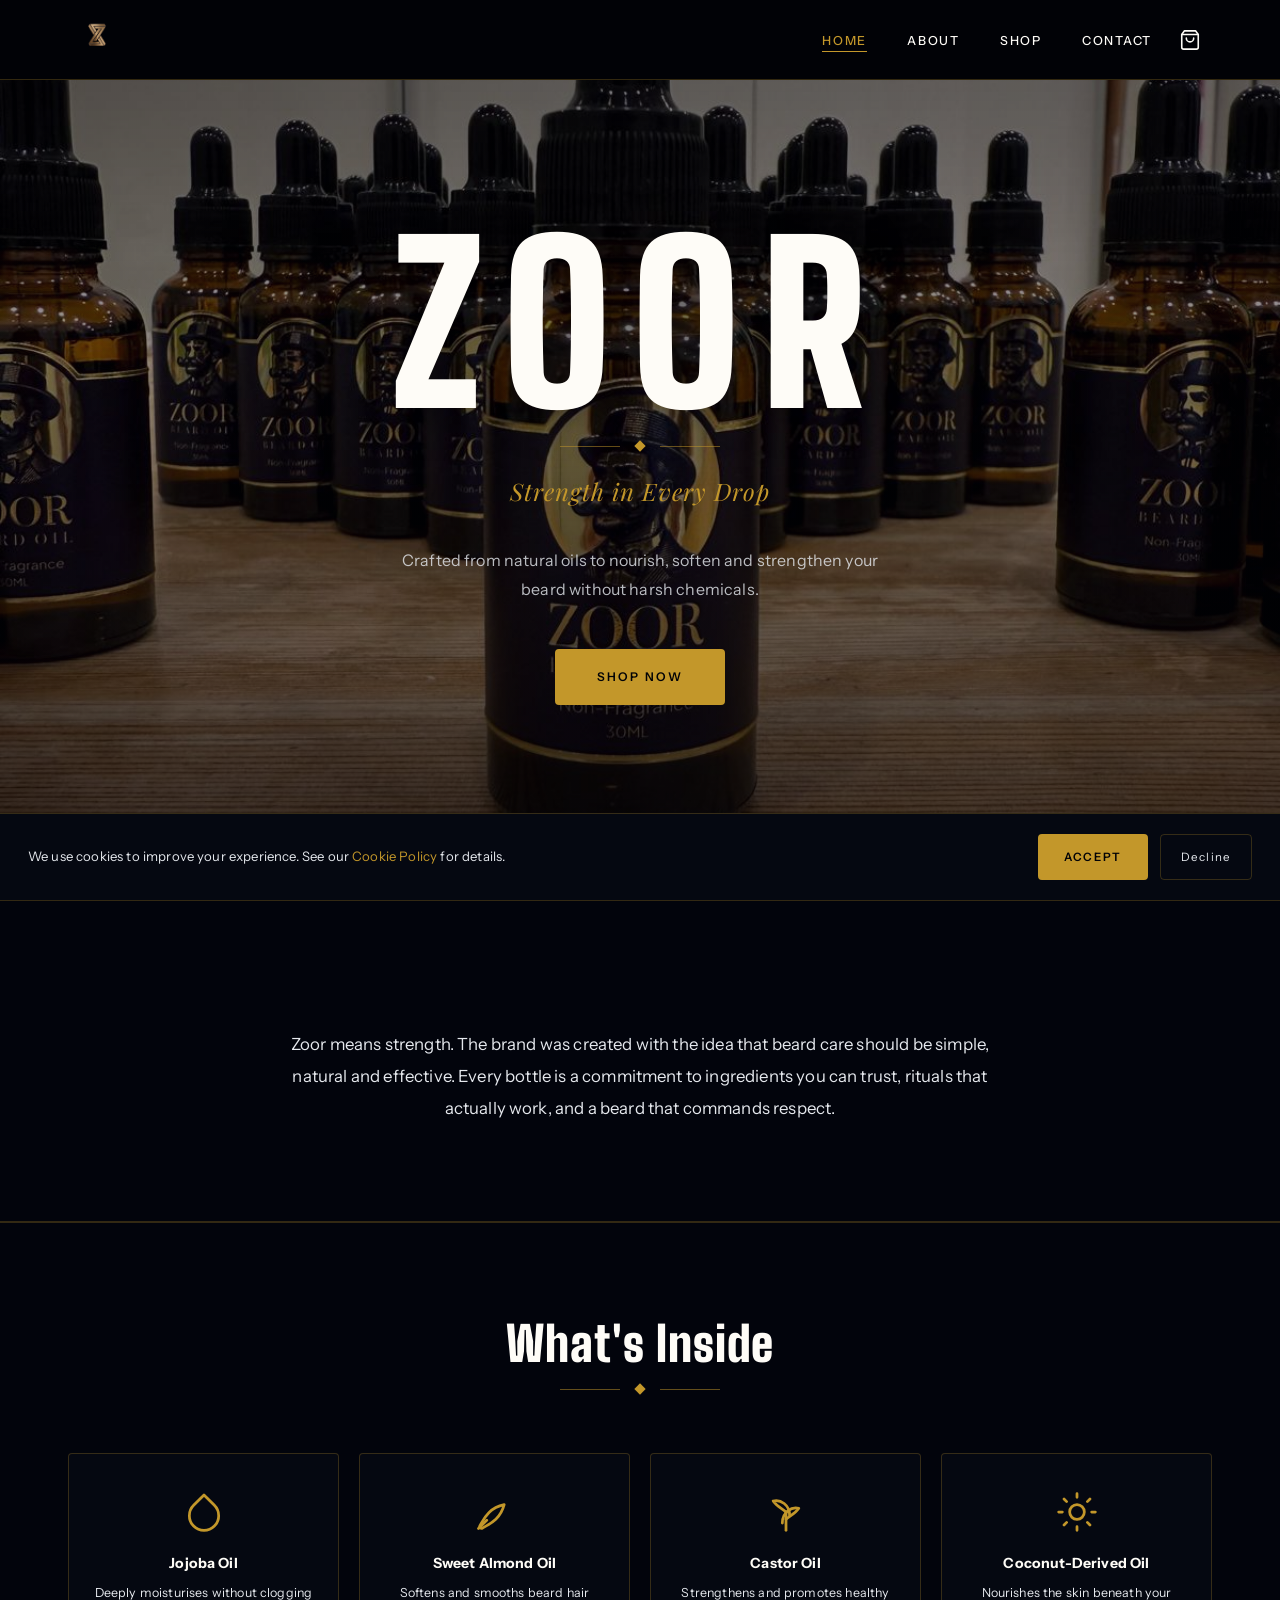
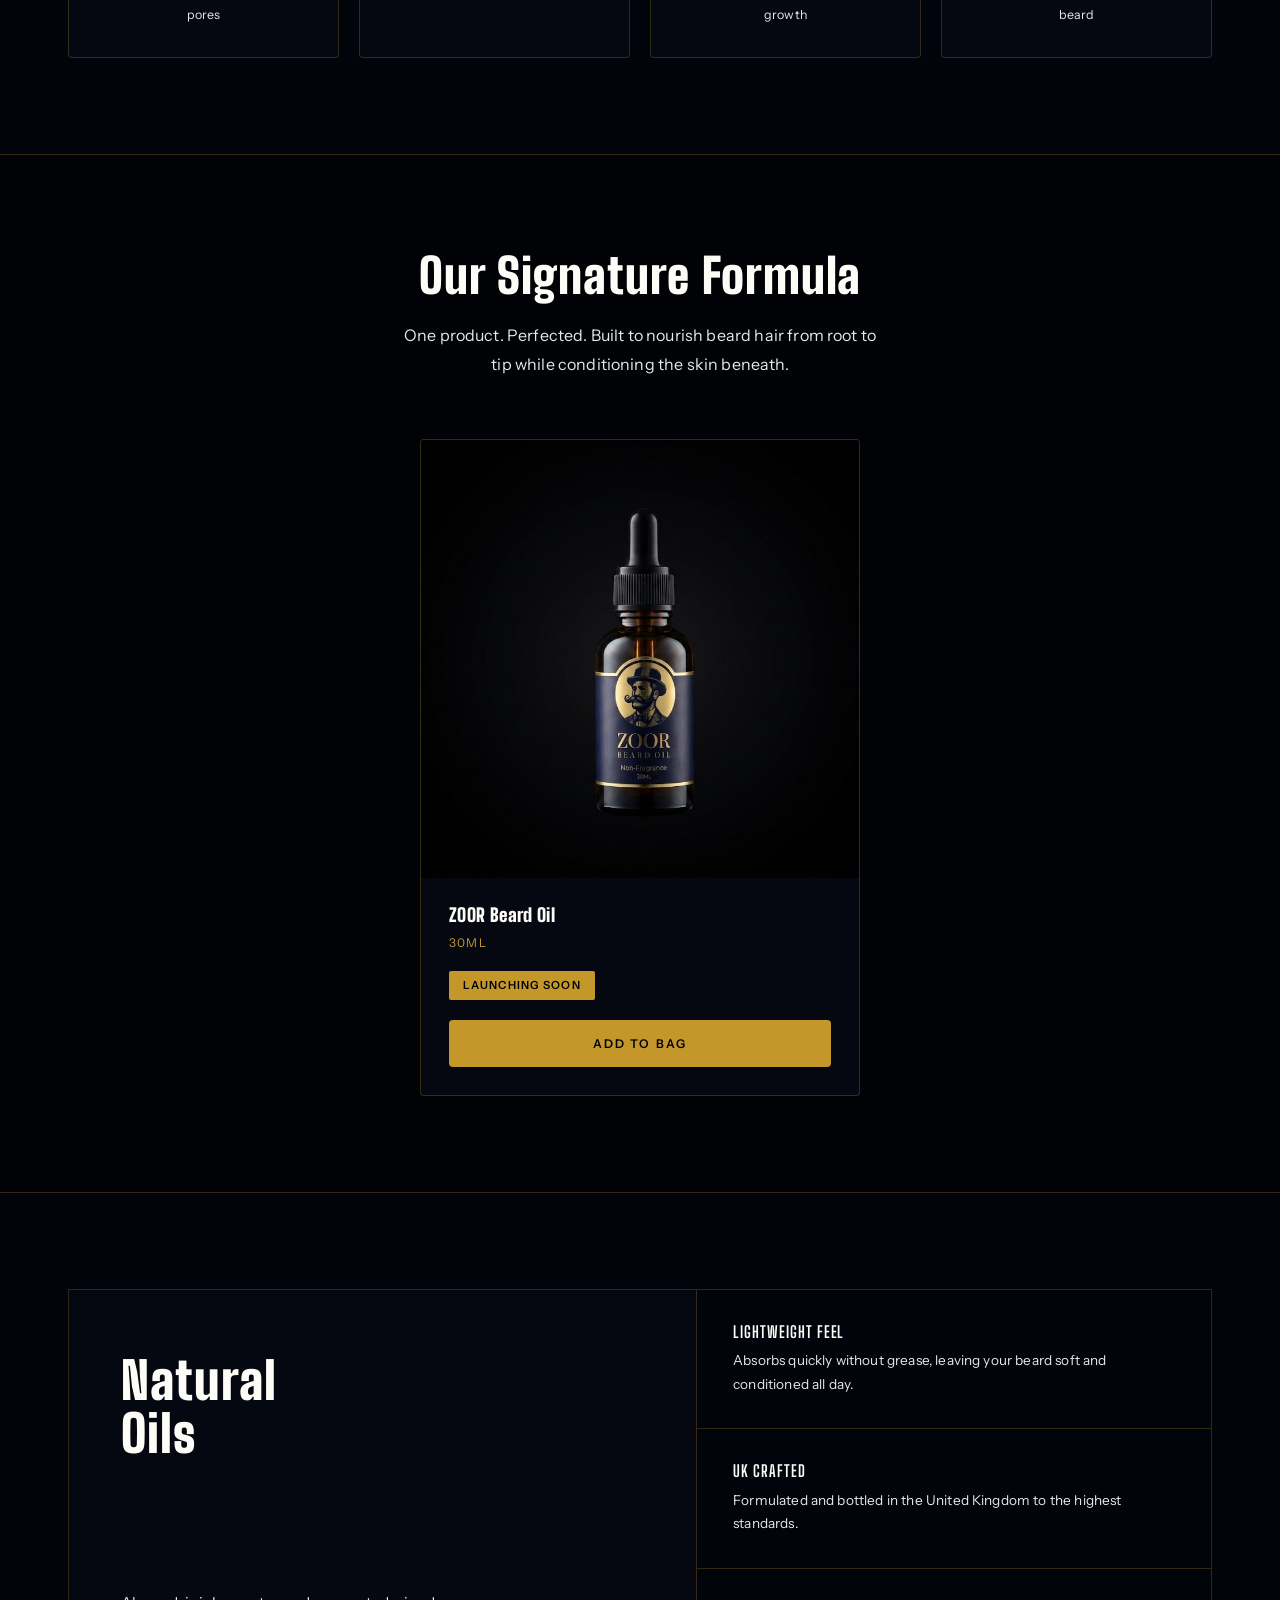
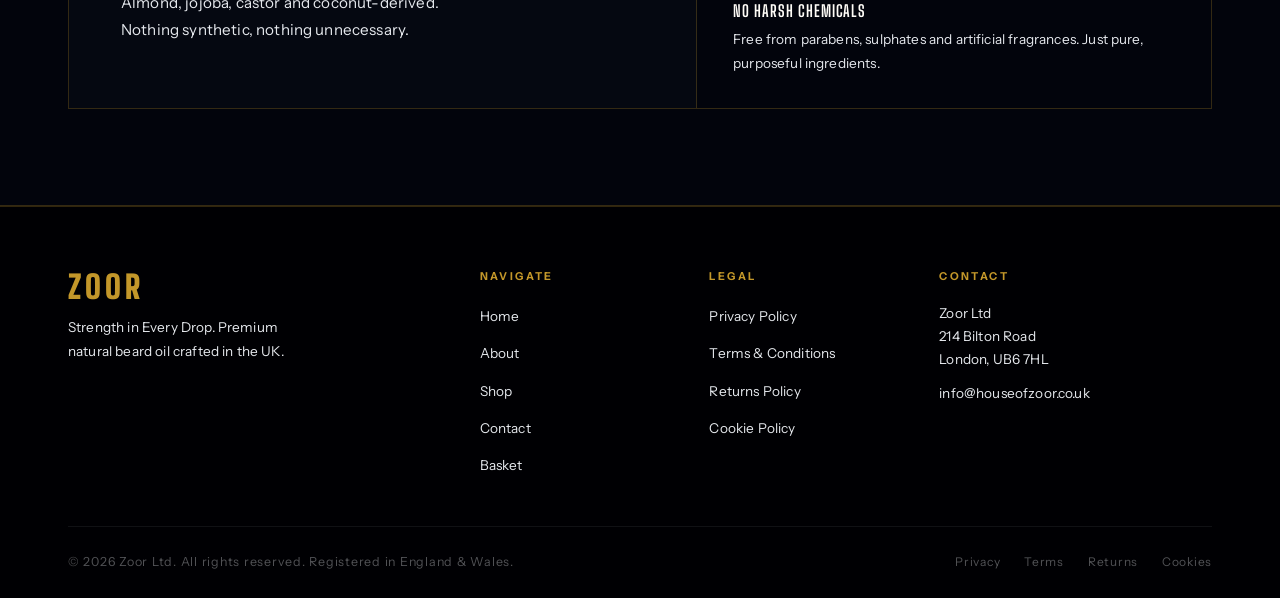
<file: index.html>
﻿<!DOCTYPE html>
<html lang="en">
<head>
  <meta charset="UTF-8" />
  <meta name="viewport" content="width=device-width, initial-scale=1.0" />
  <title>ZOOR – Strength in Every Drop | Premium Beard Oil</title>
  <meta name="description" content="Crafted from natural oils to nourish, soften and strengthen your beard without harsh chemicals. ZOOR – Strength in Every Drop." />
  <link rel="preconnect" href="https://fonts.googleapis.com" />
  <link rel="preconnect" href="https://fonts.gstatic.com" crossorigin />
  <link href="https://fonts.googleapis.com/css2?family=Big+Shoulders+Display:wght@700;900&family=Instrument+Sans:wght@400;500;600;700&family=Playfair+Display:ital,wght@0,400;0,700;1,400&display=swap" rel="stylesheet" />
  <link rel="stylesheet" href="css/styles.css" />
</head>
<body>
  <script>window.__zoorCartN=(function(){try{var c=JSON.parse(localStorage.getItem('zoor_cart')||'[]');return c.reduce(function(s,i){return s+(i.quantity||1);},0);}catch(e){return 0;}})();</script>
  <a href="#main-content" class="skip-to-content">Skip to content</a>

  <!-- NAVBAR -->
  <nav class="navbar" id="navbar" aria-label="Main navigation">
    <div class="nav-container">
      <a href="index.html" class="nav-logo"><img src="logo%20zoor%20new.png" alt="ZOOR" width="1024" height="712" /></a>
      <ul class="nav-menu" id="navMenu">
        <li><a href="index.html" class="nav-link">Home</a></li>
        <li><a href="about.html" class="nav-link">About</a></li>
        <li><a href="shop.html" class="nav-link">Shop</a></li>
        <li><a href="contact.html" class="nav-link">Contact</a></li>
      </ul>
      <div class="nav-actions">
        <a href="cart.html" class="nav-cart" aria-label="View basket">
          <svg xmlns="http://www.w3.org/2000/svg" viewBox="0 0 24 24" fill="none" stroke="currentColor" stroke-width="1.75" stroke-linecap="round" stroke-linejoin="round"><path d="M6 2L3 6v14a2 2 0 0 0 2 2h14a2 2 0 0 0 2-2V6l-3-4z"/><line x1="3" y1="6" x2="21" y2="6"/><path d="M16 10a4 4 0 0 1-8 0"/></svg>
          <span class="cart-badge" id="cartBadge" hidden>0</span><script>(function(){var n=window.__zoorCartN||0,b=document.getElementById('cartBadge');if(b){b.textContent=n;b.hidden=n===0;}})();</script>
        </a>
        <button class="nav-toggle" id="navToggle" aria-label="Toggle navigation" aria-expanded="false">
          <span></span><span></span><span></span>
        </button>
      </div>
    </div>
  </nav>

  <main id="main-content">

  <!-- HERO -->
  <section class="hero" aria-label="ZOOR Beard Oil, premium beard care">
    <div class="hero-bg" style="background-image: url('hero%20pic%20zoor.jpeg'); background-position: center center;"></div>
    <div class="hero-overlay"></div>
    <div class="hero-content">
      <h1 class="hero-title">ZOOR</h1>
      <div class="divider">
        <span class="divider-line"></span>
        <span class="divider-diamond"></span>
        <span class="divider-line"></span>
      </div>
      <p class="hero-slogan">Strength in Every Drop</p>
      <p class="hero-desc">Crafted from natural oils to nourish, soften and strengthen your beard without harsh chemicals.</p>
      <a href="shop.html" class="btn btn-primary">Shop Now</a>
    </div>
  </section>

  <!-- BRAND INTRO -->
  <section class="brand-intro section">
    <div class="container">
      <div class="brand-intro-inner fade-up">
        <p class="brand-statement">Zoor means strength. The brand was created with the idea that beard care should be simple, natural and effective. Every bottle is a commitment to ingredients you can trust, rituals that actually work, and a beard that commands respect.</p>
      </div>
    </div>
  </section>

  <!-- INGREDIENTS -->
  <section class="ingredients-section section">
    <div class="container">
      <div class="section-header fade-up">
        <h2>What's Inside</h2>
        <div class="divider" style="margin: 16px auto 0;">
          <span class="divider-line"></span>
          <span class="divider-diamond"></span>
          <span class="divider-line"></span>
        </div>
      </div>
      <div class="ingredients-grid">
        <div class="ingredient-card fade-up">
          <div class="ingredient-icon">
            <svg xmlns="http://www.w3.org/2000/svg" viewBox="0 0 24 24" fill="none" stroke="currentColor" stroke-width="1.5" stroke-linecap="round" stroke-linejoin="round" aria-hidden="true">
              <path d="M12 2.69l5.66 5.66a8 8 0 1 1-11.31 0z"/>
            </svg>
          </div>
          <p class="ingredient-name">Jojoba Oil</p>
          <p class="ingredient-desc">Deeply moisturises without clogging pores</p>
        </div>
        <div class="ingredient-card fade-up">
          <div class="ingredient-icon">
            <svg xmlns="http://www.w3.org/2000/svg" viewBox="0 0 24 24" fill="none" stroke="currentColor" stroke-width="1.5" stroke-linecap="round" stroke-linejoin="round" aria-hidden="true">
              <path d="M17 8C8 10 5.9 16.17 3.82 19.34a1 1 0 0 0 1.38 1.38C8.56 18.7 14.7 16.6 17 8z"/>
              <path d="M3 21l4.5-4.5"/>
            </svg>
          </div>
          <p class="ingredient-name">Sweet Almond Oil</p>
          <p class="ingredient-desc">Softens and smooths beard hair</p>
        </div>
        <div class="ingredient-card fade-up">
          <div class="ingredient-icon">
            <svg xmlns="http://www.w3.org/2000/svg" viewBox="0 0 24 24" fill="none" stroke="currentColor" stroke-width="1.5" stroke-linecap="round" stroke-linejoin="round" aria-hidden="true">
              <path d="M12 22V12"/>
              <path d="M12 12C10 10 7 9 5 6c4-1 9 2 9 8"/>
              <path d="M12 16C14 14 17 13 19 10c-4-1-9 2-9 8"/>
            </svg>
          </div>
          <p class="ingredient-name">Castor Oil</p>
          <p class="ingredient-desc">Strengthens and promotes healthy growth</p>
        </div>
        <div class="ingredient-card fade-up">
          <div class="ingredient-icon">
            <svg xmlns="http://www.w3.org/2000/svg" viewBox="0 0 24 24" fill="none" stroke="currentColor" stroke-width="1.5" stroke-linecap="round" stroke-linejoin="round" aria-hidden="true">
              <circle cx="12" cy="12" r="4"/>
              <path d="M12 2v2M12 20v2M4.93 4.93l1.41 1.41M17.66 17.66l1.41 1.41M2 12h2M20 12h2M6.34 17.66l-1.41 1.41M19.07 4.93l-1.41 1.41"/>
            </svg>
          </div>
          <p class="ingredient-name">Coconut-Derived Oil</p>
          <p class="ingredient-desc">Nourishes the skin beneath your beard</p>
        </div>
      </div>
    </div>
  </section>

  <!-- FEATURED PRODUCTS -->
  <section class="featured-products section">
    <div class="container">
      <div class="section-header fade-up">
        <h2>Our Signature Formula</h2>
        <p style="margin-top: 20px;">One product. Perfected. Built to nourish beard hair from root to tip while conditioning the skin beneath.</p>
      </div>
      <div class="products-grid">
        <div class="product-card fade-up">
          <div class="product-card-img">
            <img src="product%20zoor.jpeg" alt="ZOOR Beard Oil – 30ml" loading="lazy" width="1024" height="768" />
          </div>
          <div class="product-card-body">
            <h3>ZOOR Beard Oil</h3>
            <span class="product-size">30ml</span>
            <div class="price-placeholder">Launching Soon</div>
            <button type="button" class="btn btn-primary js-add-bag" data-product-id="zoor-beard-oil" data-product-name="ZOOR Beard Oil" data-product-volume="30ml" data-product-image="product%20zoor.jpeg" style="display:block; text-align:center; width:100%;">Add to Bag</button>
          </div>
        </div>
      </div>
    </div>
  </section>

  <!-- WHY ZOOR -->
  <section class="why-zoor section">
    <div class="container">
      <h2 class="sr-only">Why ZOOR</h2>
      <div class="why-zoor-grid">
        <div class="why-zoor-feature fade-up">
          <h3>Natural<br>Oils</h3>
          <p>Almond, jojoba, castor and coconut-derived. Nothing synthetic, nothing unnecessary.</p>
        </div>
        <div class="why-zoor-secondary">
          <div class="why-zoor-item fade-up">
            <div class="why-item-body">
              <h4>Lightweight Feel</h4>
              <p>Absorbs quickly without grease, leaving your beard soft and conditioned all day.</p>
            </div>
          </div>
          <div class="why-zoor-item fade-up">
            <div class="why-item-body">
              <h4>UK Crafted</h4>
              <p>Formulated and bottled in the United Kingdom to the highest standards.</p>
            </div>
          </div>
          <div class="why-zoor-item fade-up">
            <div class="why-item-body">
              <h4>No Harsh Chemicals</h4>
              <p>Free from parabens, sulphates and artificial fragrances. Just pure, purposeful ingredients.</p>
            </div>
          </div>
        </div>
      </div>
    </div>
  </section>

  </main>

  <!-- FOOTER -->
  <footer class="footer">
    <div class="container">
      <div class="footer-grid">
        <div class="footer-brand">
          <h3 class="footer-logo">ZOOR</h3>
          <p>Strength in Every Drop. Premium natural beard oil crafted in the UK.</p>
        </div>
        <div class="footer-col">
          <h4>Navigate</h4>
          <ul>
            <li><a href="index.html">Home</a></li>
            <li><a href="about.html">About</a></li>
            <li><a href="shop.html">Shop</a></li>
            <li><a href="contact.html">Contact</a></li>
            <li><a href="cart.html">Basket</a></li>
          </ul>
        </div>
        <div class="footer-col">
          <h4>Legal</h4>
          <ul>
            <li><a href="privacy-policy.html">Privacy Policy</a></li>
            <li><a href="terms-conditions.html">Terms &amp; Conditions</a></li>
            <li><a href="returns-policy.html">Returns Policy</a></li>
            <li><a href="cookie-policy.html">Cookie Policy</a></li>
          </ul>
        </div>
        <div class="footer-col">
          <h4>Contact</h4>
          <div class="footer-contact-info">
            <p>Zoor Ltd<br />214 Bilton Road<br />London, UB6 7HL</p>
            <a href="mailto:info@houseofzoor.co.uk" style="display:block; margin-top: 10px;">info@houseofzoor.co.uk</a>
          </div>
        </div>
      </div>
      <div class="footer-bottom">
        <p>&copy; 2026 Zoor Ltd. All rights reserved. Registered in England &amp; Wales.</p>
        <div class="footer-legal-links">
          <a href="privacy-policy.html">Privacy</a>
          <a href="terms-conditions.html">Terms</a>
          <a href="returns-policy.html">Returns</a>
          <a href="cookie-policy.html">Cookies</a>
        </div>
      </div>
    </div>
  </footer>

  <!-- COOKIE BANNER -->
  <div class="cookie-banner" id="cookieBanner" role="region" aria-label="Cookie consent">
    <p>We use cookies to improve your experience. See our <a href="cookie-policy.html">Cookie Policy</a> for details.</p>
    <div class="cookie-actions">
      <button class="btn btn-primary cookie-accept" id="cookieAccept">Accept</button>
      <button class="cookie-decline" id="cookieDecline">Decline</button>
    </div>
  </div>

  <!-- TOAST -->
  <div class="toast" id="toast" role="status" aria-live="polite">
    <span class="toast-dot"></span>
    <div class="toast-body">
      <p>Added to your bag</p>
      <a href="cart.html" class="toast-link">View Basket →</a>
    </div>
  </div>

  <!-- FLOATING SHOP BUTTON -->
  <a href="shop.html" class="floating-shop-btn" aria-label="Shop Now">Shop Now</a>

  <!-- SCROLL TO TOP -->
  <button class="scroll-top-btn" id="scrollTop" aria-label="Back to top">
    <svg xmlns="http://www.w3.org/2000/svg" viewBox="0 0 24 24" fill="none" stroke="currentColor" stroke-width="2.5" stroke-linecap="round" stroke-linejoin="round"><polyline points="18 15 12 9 6 15"/></svg>
  </button>

  <script src="js/main.js"></script>
</body>
</html>
</file>
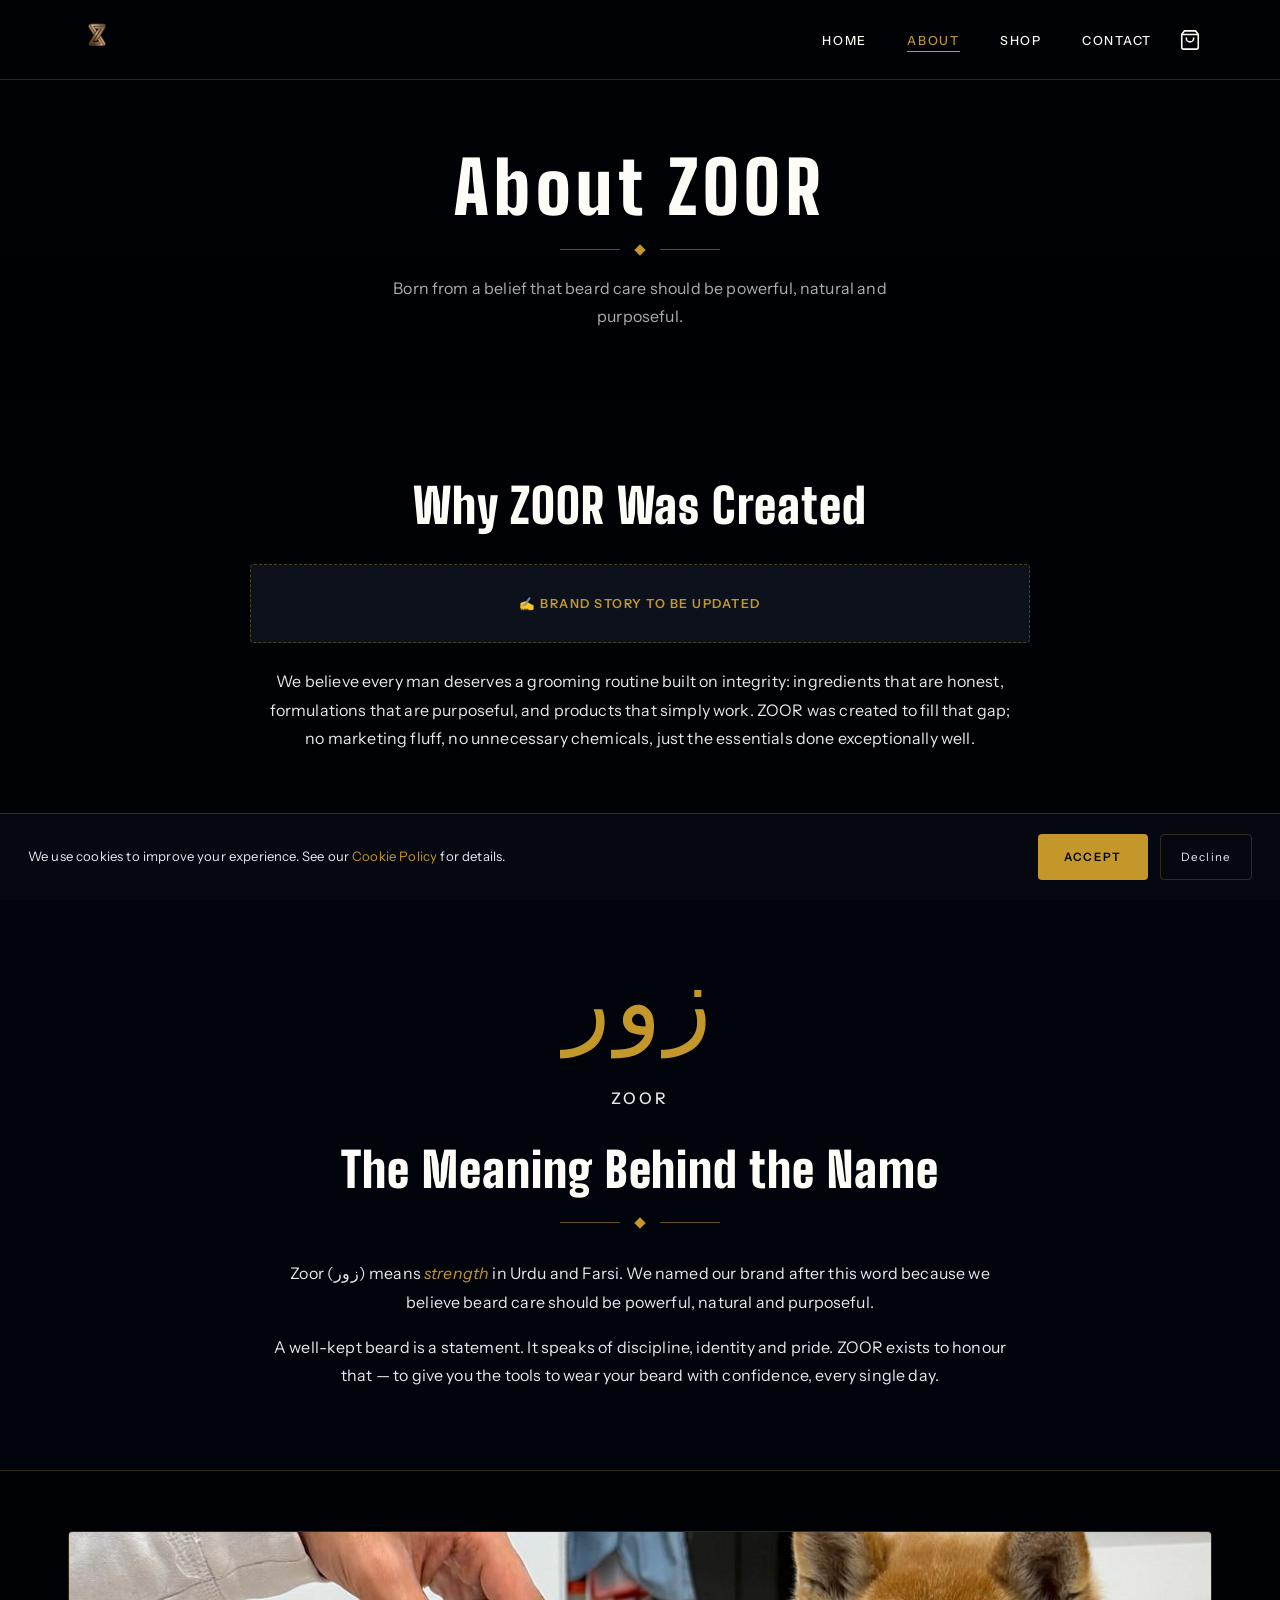
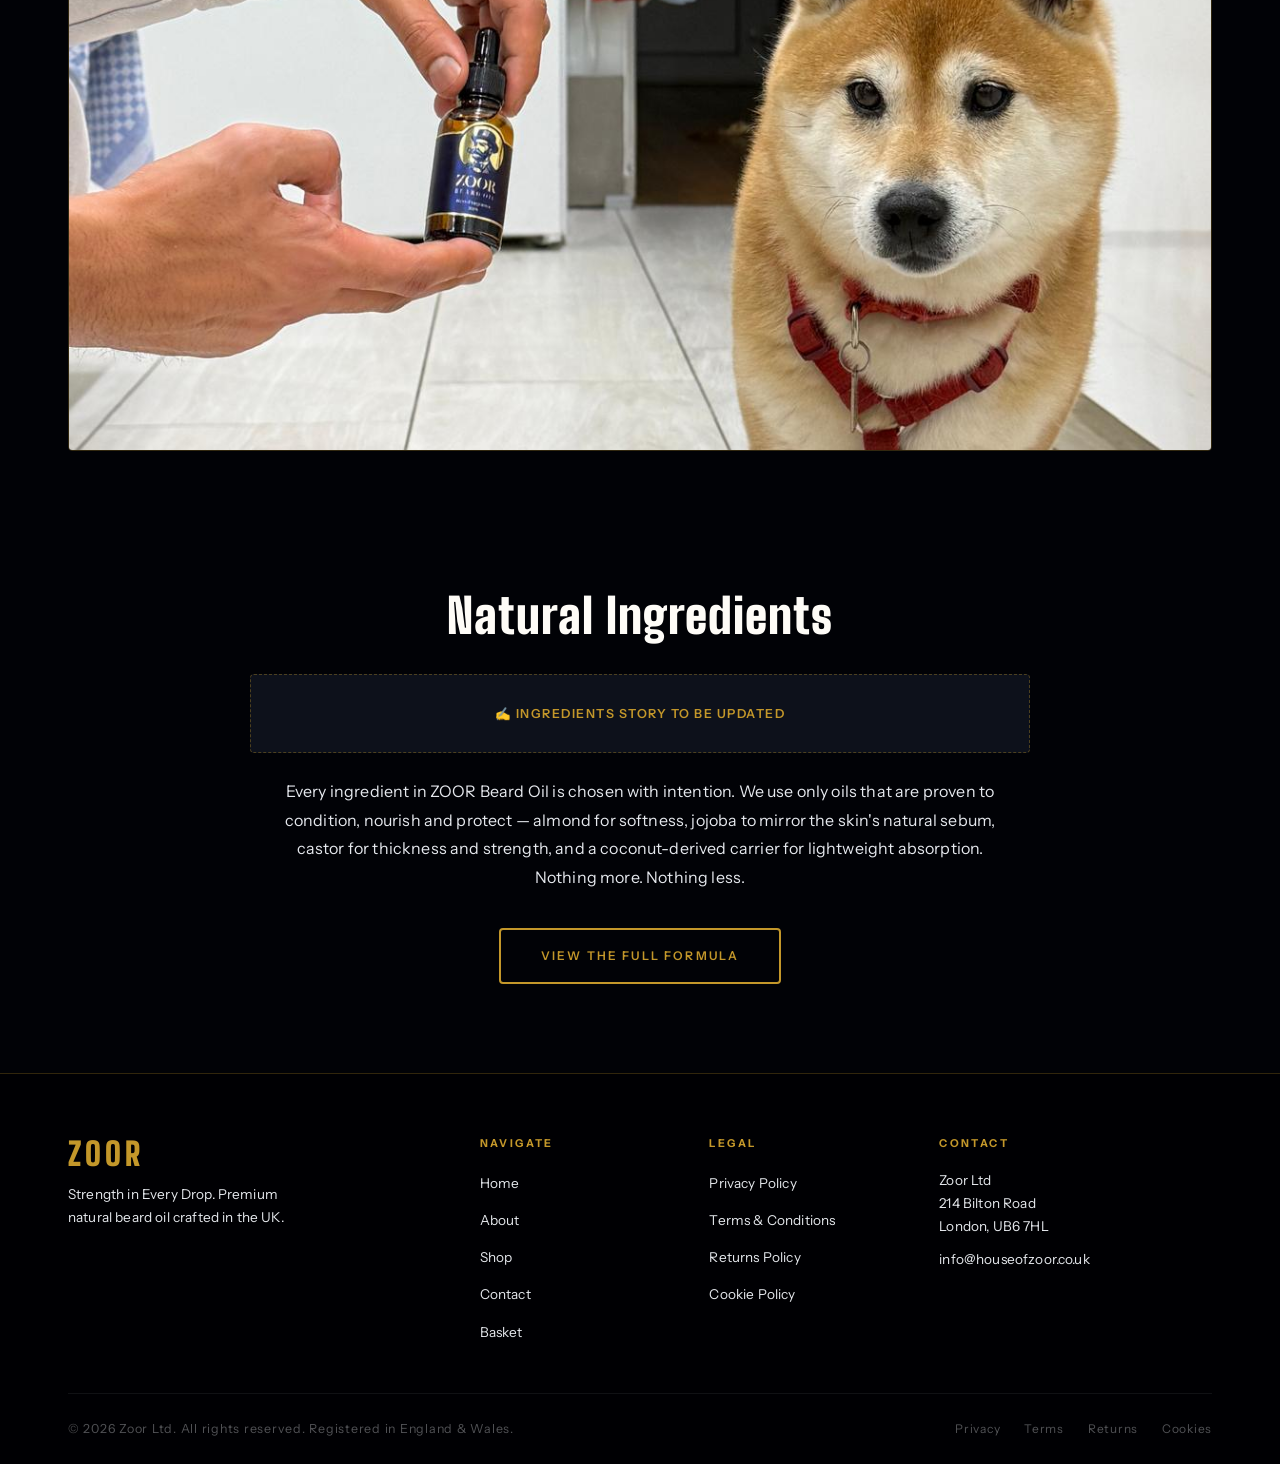
<file: about.html>
﻿<!DOCTYPE html>
<html lang="en">
<head>
  <meta charset="UTF-8" />
  <meta name="viewport" content="width=device-width, initial-scale=1.0" />
  <title>About ZOOR – Our Story &amp; Purpose</title>
  <meta name="description" content="Zoor means strength. Learn the story behind the brand, the meaning of our name, and the natural ingredients we believe in." />
  <link rel="preconnect" href="https://fonts.googleapis.com" />
  <link rel="preconnect" href="https://fonts.gstatic.com" crossorigin />
  <link href="https://fonts.googleapis.com/css2?family=Big+Shoulders+Display:wght@700;900&family=Instrument+Sans:wght@400;500;600;700&family=Playfair+Display:ital,wght@0,400;0,700;1,400&display=swap" rel="stylesheet" />
  <link rel="stylesheet" href="css/styles.css" />
</head>
<body>
  <script>window.__zoorCartN=(function(){try{var c=JSON.parse(localStorage.getItem('zoor_cart')||'[]');return c.reduce(function(s,i){return s+(i.quantity||1);},0);}catch(e){return 0;}})();</script>
  <a href="#main-content" class="skip-to-content">Skip to content</a>

  <!-- NAVBAR -->
  <nav class="navbar" id="navbar" aria-label="Main navigation">
    <div class="nav-container">
      <a href="index.html" class="nav-logo"><img src="logo%20zoor%20new.png" alt="ZOOR" width="1024" height="712" /></a>
      <ul class="nav-menu" id="navMenu">
        <li><a href="index.html" class="nav-link">Home</a></li>
        <li><a href="about.html" class="nav-link">About</a></li>
        <li><a href="shop.html" class="nav-link">Shop</a></li>
        <li><a href="contact.html" class="nav-link">Contact</a></li>
      </ul>
      <div class="nav-actions">
        <a href="cart.html" class="nav-cart" aria-label="View basket">
          <svg xmlns="http://www.w3.org/2000/svg" viewBox="0 0 24 24" fill="none" stroke="currentColor" stroke-width="1.75" stroke-linecap="round" stroke-linejoin="round"><path d="M6 2L3 6v14a2 2 0 0 0 2 2h14a2 2 0 0 0 2-2V6l-3-4z"/><line x1="3" y1="6" x2="21" y2="6"/><path d="M16 10a4 4 0 0 1-8 0"/></svg>
          <span class="cart-badge" id="cartBadge" hidden>0</span><script>(function(){var n=window.__zoorCartN||0,b=document.getElementById('cartBadge');if(b){b.textContent=n;b.hidden=n===0;}})();</script>
        </a>
        <button class="nav-toggle" id="navToggle" aria-label="Toggle navigation" aria-expanded="false">
          <span></span><span></span><span></span>
        </button>
      </div>
    </div>
  </nav>

  <main id="main-content">

  <!-- PAGE HERO -->
  <section class="page-hero">
    <div class="page-hero-bg" style="background-image: url('https://images.unsplash.com/photo-1503951914875-452162b0f3f1?auto=format&fit=crop&w=1920&q=80');"></div>
    <div class="page-hero-overlay"></div>
    <div class="page-hero-content container">
      <h1>About ZOOR</h1>
      <div class="divider" style="margin: 20px auto;">
        <span class="divider-line"></span>
        <span class="divider-diamond"></span>
        <span class="divider-line"></span>
      </div>
      <p style="max-width: 520px; margin: 0 auto; font-size: 1rem; color: var(--cream-a75);">Born from a belief that beard care should be powerful, natural and purposeful.</p>
    </div>
  </section>

  <!-- WHY ZOOR WAS CREATED -->
  <section class="about-section section">
    <div class="container">
      <div class="about-section-inner fade-up">
        <h2>Why ZOOR Was Created</h2>
        <div class="placeholder-box" style="margin-top: 32px;">&#9997; Brand story to be updated</div>
        <p style="margin-top: 24px; color: var(--cream-muted);">We believe every man deserves a grooming routine built on integrity: ingredients that are honest, formulations that are purposeful, and products that simply work. ZOOR was created to fill that gap; no marketing fluff, no unnecessary chemicals, just the essentials done exceptionally well.</p>
      </div>
    </div>
  </section>

  <!-- THE MEANING -->
  <section class="about-section about-meaning section">
    <div class="container">
      <div class="about-section-inner fade-up">
        <span class="arabic-word">زور</span>
        <span class="transliteration">Zoor</span>
        <h2>The Meaning Behind the Name</h2>
        <div class="divider" style="margin: 20px auto 32px;">
          <span class="divider-line"></span>
          <span class="divider-diamond"></span>
          <span class="divider-line"></span>
        </div>
        <p>Zoor (زور) means <em style="color: var(--gold);">strength</em> in Urdu and Farsi. We named our brand after this word because we believe beard care should be powerful, natural and purposeful.</p>
        <p style="margin-top: 16px;">A well-kept beard is a statement. It speaks of discipline, identity and pride. ZOOR exists to honour that — to give you the tools to wear your beard with confidence, every single day.</p>
      </div>
    </div>
  </section>

  <!-- LIFESTYLE IMAGE -->
  <section class="section-sm">
    <div class="container fade-up">
      <img
        src="dog%20zoor.jpeg"
        alt="ZOOR lifestyle shot"
        class="about-image-full"
        loading="lazy"
        width="1200"
        height="520"
      />
    </div>
  </section>

  <!-- NATURAL INGREDIENTS -->
  <section class="about-section section">
    <div class="container">
      <div class="about-section-inner fade-up">
        <h2>Natural Ingredients</h2>
        <div class="placeholder-box" style="margin-top: 32px;">&#9997; Ingredients story to be updated</div>
        <p style="margin-top: 24px;">Every ingredient in ZOOR Beard Oil is chosen with intention. We use only oils that are proven to condition, nourish and protect — almond for softness, jojoba to mirror the skin's natural sebum, castor for thickness and strength, and a coconut-derived carrier for lightweight absorption. Nothing more. Nothing less.</p>
        <a href="shop.html" class="btn btn-gold-outline" style="margin-top: 36px;">View the Full Formula</a>
      </div>
    </div>
  </section>

  </main>

  <!-- FOOTER -->
  <footer class="footer">
    <div class="container">
      <div class="footer-grid">
        <div class="footer-brand">
          <h3 class="footer-logo">ZOOR</h3>
          <p>Strength in Every Drop. Premium natural beard oil crafted in the UK.</p>
        </div>
        <div class="footer-col">
          <h4>Navigate</h4>
          <ul>
            <li><a href="index.html">Home</a></li>
            <li><a href="about.html">About</a></li>
            <li><a href="shop.html">Shop</a></li>
            <li><a href="contact.html">Contact</a></li>
            <li><a href="cart.html">Basket</a></li>
          </ul>
        </div>
        <div class="footer-col">
          <h4>Legal</h4>
          <ul>
            <li><a href="privacy-policy.html">Privacy Policy</a></li>
            <li><a href="terms-conditions.html">Terms &amp; Conditions</a></li>
            <li><a href="returns-policy.html">Returns Policy</a></li>
            <li><a href="cookie-policy.html">Cookie Policy</a></li>
          </ul>
        </div>
        <div class="footer-col">
          <h4>Contact</h4>
          <div class="footer-contact-info">
            <p>Zoor Ltd<br />214 Bilton Road<br />London, UB6 7HL</p>
            <a href="mailto:info@houseofzoor.co.uk" style="display:block; margin-top: 10px;">info@houseofzoor.co.uk</a>
          </div>
        </div>
      </div>
      <div class="footer-bottom">
        <p>&copy; 2026 Zoor Ltd. All rights reserved. Registered in England &amp; Wales.</p>
        <div class="footer-legal-links">
          <a href="privacy-policy.html">Privacy</a>
          <a href="terms-conditions.html">Terms</a>
          <a href="returns-policy.html">Returns</a>
          <a href="cookie-policy.html">Cookies</a>
        </div>
      </div>
    </div>
  </footer>

  <!-- COOKIE BANNER -->
  <div class="cookie-banner" id="cookieBanner" role="region" aria-label="Cookie consent">
    <p>We use cookies to improve your experience. See our <a href="cookie-policy.html">Cookie Policy</a> for details.</p>
    <div class="cookie-actions">
      <button class="btn btn-primary cookie-accept" id="cookieAccept">Accept</button>
      <button class="cookie-decline" id="cookieDecline">Decline</button>
    </div>
  </div>

  <!-- FLOATING SHOP BUTTON -->
  <a href="shop.html" class="floating-shop-btn" aria-label="Shop Now">Shop Now</a>

  <!-- SCROLL TO TOP -->
  <button class="scroll-top-btn" id="scrollTop" aria-label="Back to top">
    <svg xmlns="http://www.w3.org/2000/svg" viewBox="0 0 24 24" fill="none" stroke="currentColor" stroke-width="2.5" stroke-linecap="round" stroke-linejoin="round"><polyline points="18 15 12 9 6 15"/></svg>
  </button>

  <script src="js/main.js"></script>
</body>
</html>
</file>
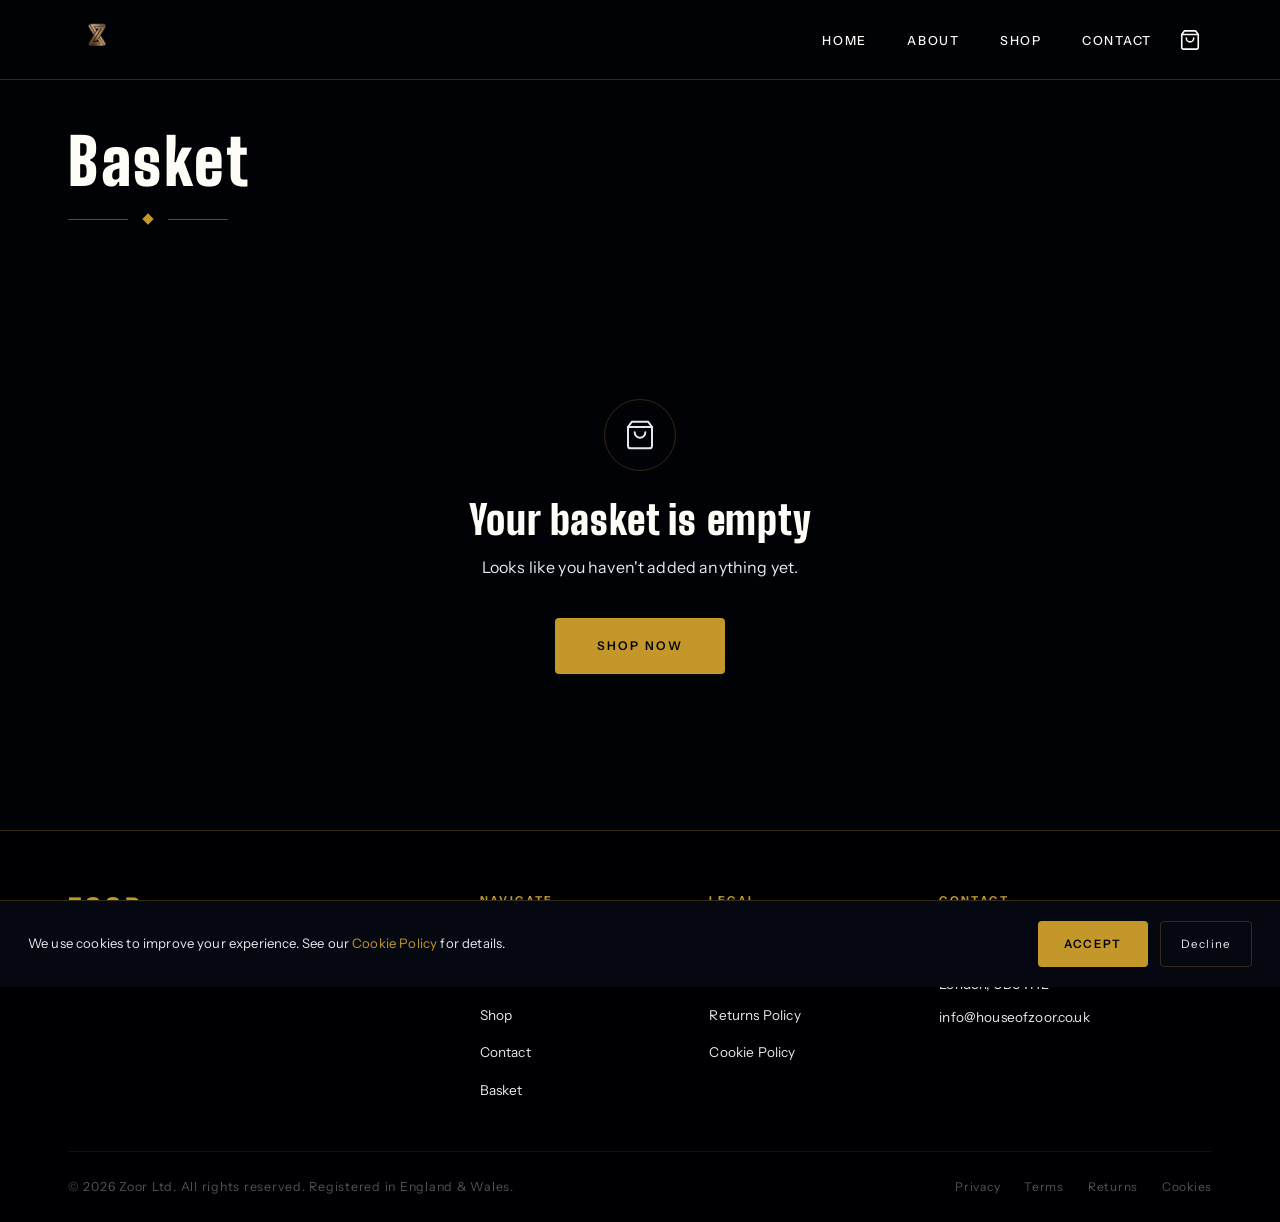
<file: cart.html>
﻿<!DOCTYPE html>
<html lang="en">
<head>
  <meta charset="UTF-8" />
  <meta name="viewport" content="width=device-width, initial-scale=1.0" />
  <title>Basket – ZOOR</title>
  <meta name="description" content="Your ZOOR basket. Review your items and proceed to checkout." />
  <link rel="preconnect" href="https://fonts.googleapis.com" />
  <link rel="preconnect" href="https://fonts.gstatic.com" crossorigin />
  <link href="https://fonts.googleapis.com/css2?family=Big+Shoulders+Display:wght@700;900&family=Instrument+Sans:wght@400;500;600;700&family=Playfair+Display:ital,wght@0,400;0,700;1,400&display=swap" rel="stylesheet" />
  <link rel="stylesheet" href="css/styles.css" />
</head>
<body>
  <script>window.__zoorCartN=(function(){try{var c=JSON.parse(localStorage.getItem('zoor_cart')||'[]');return c.reduce(function(s,i){return s+(i.quantity||1);},0);}catch(e){return 0;}})();</script>
  <a href="#main-content" class="skip-to-content">Skip to content</a>

  <!-- NAVBAR -->
  <nav class="navbar" id="navbar" aria-label="Main navigation">
    <div class="nav-container">
      <a href="index.html" class="nav-logo"><img src="logo%20zoor%20new.png" alt="ZOOR" width="1024" height="712" /></a>
      <ul class="nav-menu" id="navMenu">
        <li><a href="index.html" class="nav-link">Home</a></li>
        <li><a href="about.html" class="nav-link">About</a></li>
        <li><a href="shop.html" class="nav-link">Shop</a></li>
        <li><a href="contact.html" class="nav-link">Contact</a></li>
      </ul>
      <div class="nav-actions">
        <a href="cart.html" class="nav-cart" aria-label="View basket">
          <svg xmlns="http://www.w3.org/2000/svg" viewBox="0 0 24 24" fill="none" stroke="currentColor" stroke-width="1.75" stroke-linecap="round" stroke-linejoin="round"><path d="M6 2L3 6v14a2 2 0 0 0 2 2h14a2 2 0 0 0 2-2V6l-3-4z"/><line x1="3" y1="6" x2="21" y2="6"/><path d="M16 10a4 4 0 0 1-8 0"/></svg>
          <span class="cart-badge" id="cartBadge" hidden>0</span><script>(function(){var n=window.__zoorCartN||0,b=document.getElementById('cartBadge');if(b){b.textContent=n;b.hidden=n===0;}})();</script>
        </a>
        <button class="nav-toggle" id="navToggle" aria-label="Toggle navigation" aria-expanded="false">
          <span></span><span></span><span></span>
        </button>
      </div>
    </div>
  </nav>

  <main id="main-content">

  <!-- PAGE HEADER -->
  <div style="padding-top: calc(var(--nav-h) + 48px); padding-bottom: 0;">
    <div class="container">
      <h1 style="font-size: clamp(2.5rem, 6vw, 4rem);">Basket</h1>
      <div class="divider" style="margin: 20px 0 0;">
        <span class="divider-line"></span>
        <span class="divider-diamond"></span>
        <span class="divider-line"></span>
      </div>
    </div>
  </div>

  <!-- CART CONTENT -->
  <section class="section">
    <div class="container">
      <p class="sr-only" id="cartAnnounce" aria-live="polite" aria-atomic="true"></p>
      <div id="cartContent">
        <p style="color: var(--cream-muted); text-align: center; padding: 40px 0;">Loading your basket...</p>
      </div>
    </div>
  </section>

  </main>

  <!-- FOOTER -->
  <footer class="footer">
    <div class="container">
      <div class="footer-grid">
        <div class="footer-brand">
          <h3 class="footer-logo">ZOOR</h3>
          <p>Strength in Every Drop. Premium natural beard oil crafted in the UK.</p>
        </div>
        <div class="footer-col">
          <h4>Navigate</h4>
          <ul>
            <li><a href="index.html">Home</a></li>
            <li><a href="about.html">About</a></li>
            <li><a href="shop.html">Shop</a></li>
            <li><a href="contact.html">Contact</a></li>
            <li><a href="cart.html">Basket</a></li>
          </ul>
        </div>
        <div class="footer-col">
          <h4>Legal</h4>
          <ul>
            <li><a href="privacy-policy.html">Privacy Policy</a></li>
            <li><a href="terms-conditions.html">Terms &amp; Conditions</a></li>
            <li><a href="returns-policy.html">Returns Policy</a></li>
            <li><a href="cookie-policy.html">Cookie Policy</a></li>
          </ul>
        </div>
        <div class="footer-col">
          <h4>Contact</h4>
          <div class="footer-contact-info">
            <p>Zoor Ltd<br />214 Bilton Road<br />London, UB6 7HL</p>
            <a href="mailto:info@houseofzoor.co.uk" style="display:block; margin-top: 10px;">info@houseofzoor.co.uk</a>
          </div>
        </div>
      </div>
      <div class="footer-bottom">
        <p>&copy; 2026 Zoor Ltd. All rights reserved. Registered in England &amp; Wales.</p>
        <div class="footer-legal-links">
          <a href="privacy-policy.html">Privacy</a>
          <a href="terms-conditions.html">Terms</a>
          <a href="returns-policy.html">Returns</a>
          <a href="cookie-policy.html">Cookies</a>
        </div>
      </div>
    </div>
  </footer>

  <!-- COOKIE BANNER -->
  <div class="cookie-banner" id="cookieBanner" role="region" aria-label="Cookie consent">
    <p>We use cookies to improve your experience. See our <a href="cookie-policy.html">Cookie Policy</a> for details.</p>
    <div class="cookie-actions">
      <button class="btn btn-primary cookie-accept" id="cookieAccept">Accept</button>
      <button class="cookie-decline" id="cookieDecline">Decline</button>
    </div>
  </div>

  <!-- SCROLL TO TOP -->
  <button class="scroll-top-btn" id="scrollTop" aria-label="Back to top">
    <svg xmlns="http://www.w3.org/2000/svg" viewBox="0 0 24 24" fill="none" stroke="currentColor" stroke-width="2.5" stroke-linecap="round" stroke-linejoin="round"><polyline points="18 15 12 9 6 15"/></svg>
  </button>

  <script src="js/main.js"></script>
</body>
</html>
</file>
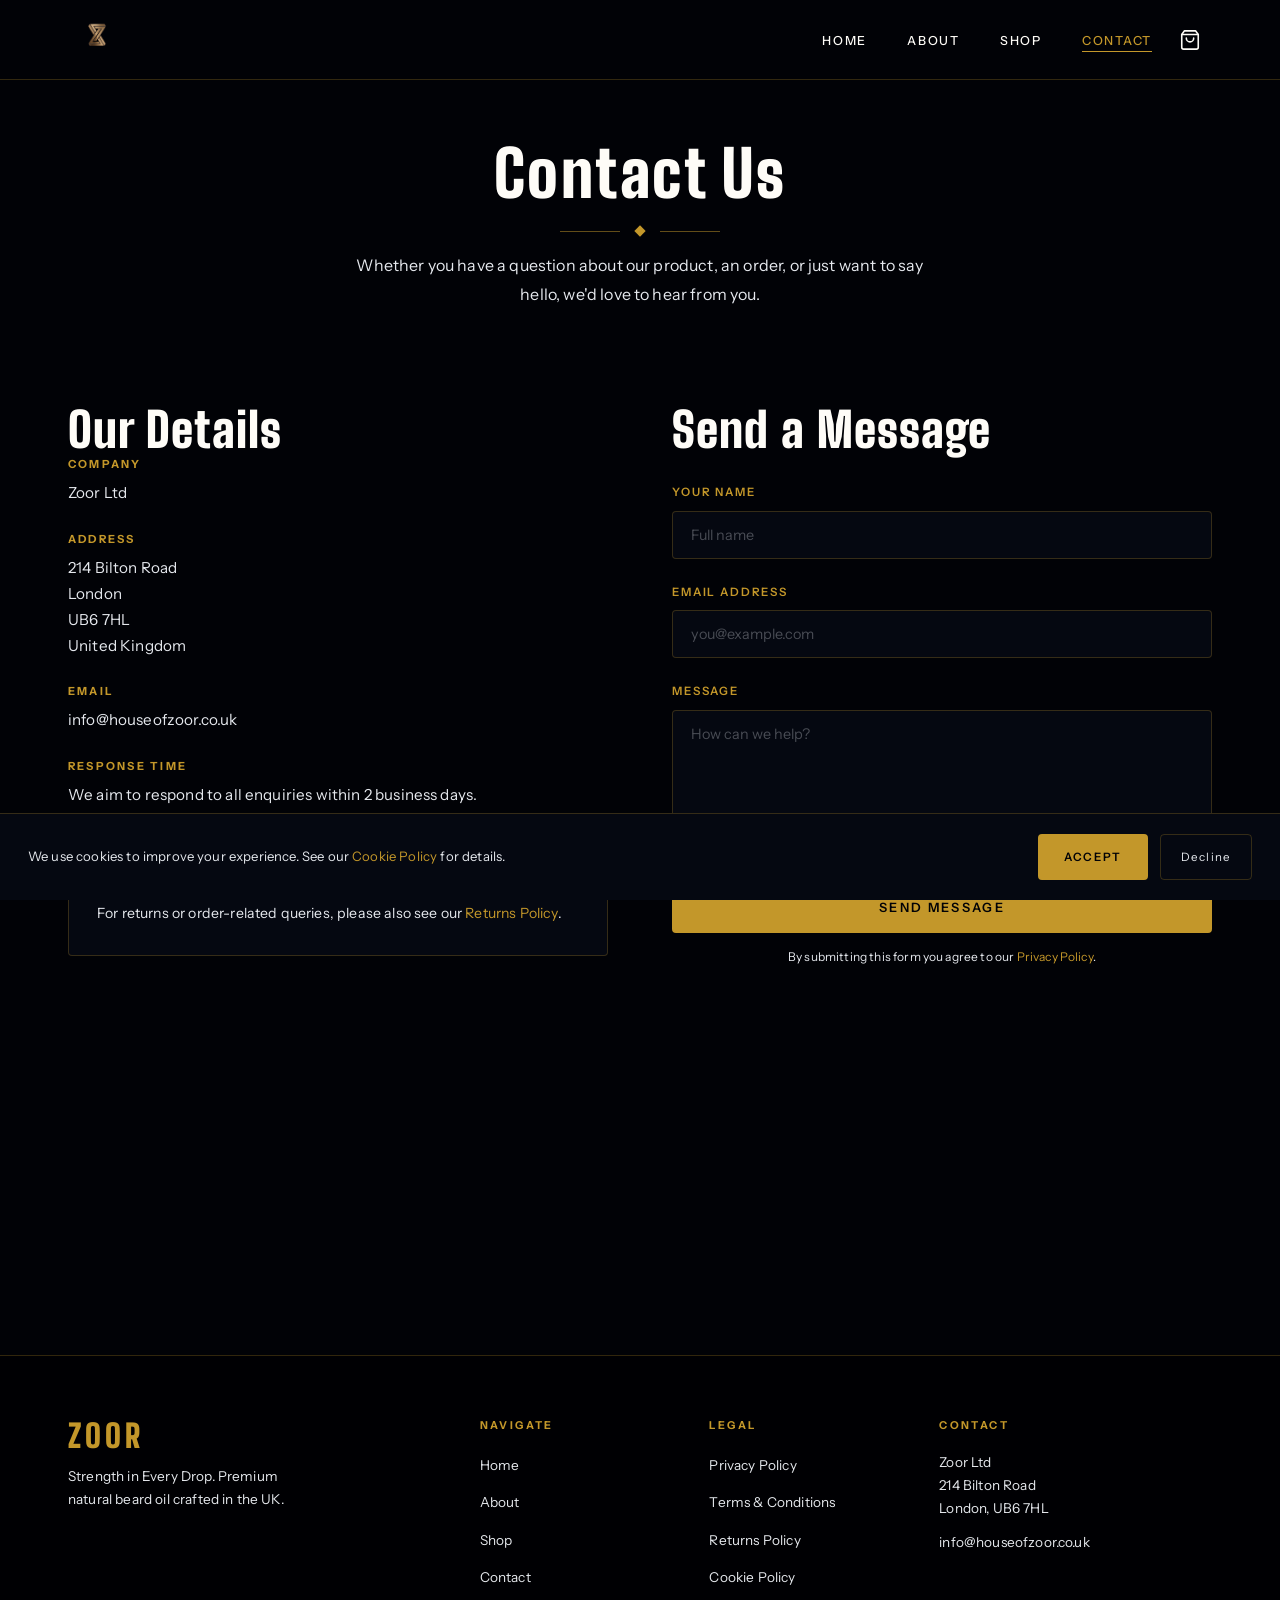
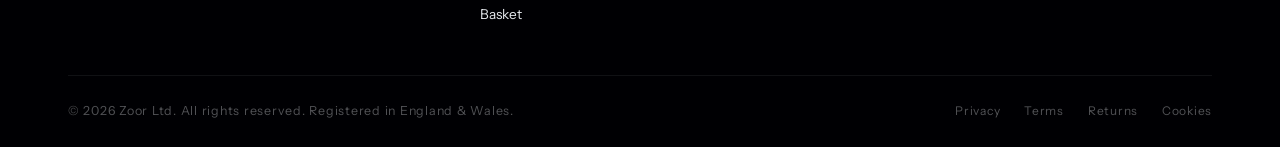
<file: contact.html>
﻿<!DOCTYPE html>
<html lang="en">
<head>
  <meta charset="UTF-8" />
  <meta name="viewport" content="width=device-width, initial-scale=1.0" />
  <title>Contact – ZOOR Beard Oil</title>
  <meta name="description" content="Get in touch with ZOOR. We'd love to hear from you." />
  <link rel="preconnect" href="https://fonts.googleapis.com" />
  <link rel="preconnect" href="https://fonts.gstatic.com" crossorigin />
  <link href="https://fonts.googleapis.com/css2?family=Big+Shoulders+Display:wght@700;900&family=Instrument+Sans:wght@400;500;600;700&family=Playfair+Display:ital,wght@0,400;0,700;1,400&display=swap" rel="stylesheet" />
  <link rel="stylesheet" href="css/styles.css" />
</head>
<body>
  <script>window.__zoorCartN=(function(){try{var c=JSON.parse(localStorage.getItem('zoor_cart')||'[]');return c.reduce(function(s,i){return s+(i.quantity||1);},0);}catch(e){return 0;}})();</script>
  <a href="#main-content" class="skip-to-content">Skip to content</a>

  <!-- NAVBAR -->
  <nav class="navbar" id="navbar" aria-label="Main navigation">
    <div class="nav-container">
      <a href="index.html" class="nav-logo"><img src="logo%20zoor%20new.png" alt="ZOOR" width="1024" height="712" /></a>
      <ul class="nav-menu" id="navMenu">
        <li><a href="index.html" class="nav-link">Home</a></li>
        <li><a href="about.html" class="nav-link">About</a></li>
        <li><a href="shop.html" class="nav-link">Shop</a></li>
        <li><a href="contact.html" class="nav-link">Contact</a></li>
      </ul>
      <div class="nav-actions">
        <a href="cart.html" class="nav-cart" aria-label="View basket">
          <svg xmlns="http://www.w3.org/2000/svg" viewBox="0 0 24 24" fill="none" stroke="currentColor" stroke-width="1.75" stroke-linecap="round" stroke-linejoin="round"><path d="M6 2L3 6v14a2 2 0 0 0 2 2h14a2 2 0 0 0 2-2V6l-3-4z"/><line x1="3" y1="6" x2="21" y2="6"/><path d="M16 10a4 4 0 0 1-8 0"/></svg>
          <span class="cart-badge" id="cartBadge" hidden>0</span><script>(function(){var n=window.__zoorCartN||0,b=document.getElementById('cartBadge');if(b){b.textContent=n;b.hidden=n===0;}})();</script>
        </a>
        <button class="nav-toggle" id="navToggle" aria-label="Toggle navigation" aria-expanded="false">
          <span></span><span></span><span></span>
        </button>
      </div>
    </div>
  </nav>

  <main id="main-content">

  <!-- PAGE HEADER -->
  <div style="padding-top: calc(var(--nav-h) + 60px); padding-bottom: 0;">
    <div class="container" style="text-align: center; max-width: 640px; margin: 0 auto;">
      <h1 style="font-size: clamp(2.5rem, 6vw, 4rem);">Contact Us</h1>
      <div class="divider" style="margin: 20px auto 16px;">
        <span class="divider-line"></span>
        <span class="divider-diamond"></span>
        <span class="divider-line"></span>
      </div>
      <p style="margin-top: 16px;">Whether you have a question about our product, an order, or just want to say hello, we'd love to hear from you.</p>
    </div>
  </div>

  <!-- CONTACT SECTION -->
  <section class="section">
    <div class="container">
      <div class="contact-grid">

        <!-- CONTACT INFO -->
        <div class="contact-info fade-up">
          <h2>Our Details</h2>

          <div class="contact-info-item">
            <span class="label">Company</span>
            <span class="value">Zoor Ltd</span>
          </div>

          <div class="contact-info-item">
            <span class="label">Address</span>
            <span class="value">
              214 Bilton Road<br />
              London<br />
              UB6 7HL<br />
              United Kingdom
            </span>
          </div>

          <div class="contact-info-item">
            <span class="label">Email</span>
            <span class="value">
              <a href="mailto:info@houseofzoor.co.uk">info@houseofzoor.co.uk</a>
            </span>
          </div>

          <div class="contact-info-item">
            <span class="label">Response Time</span>
            <span class="value">We aim to respond to all enquiries within 2 business days.</span>
          </div>

          <div style="margin-top: 40px; padding: 28px; background: var(--black-card); border: 1px solid var(--border); border-radius: var(--radius);">
            <h3 style="font-size: 0.72rem; letter-spacing: 0.18em; text-transform: uppercase; color: var(--gold); font-family: var(--font-sans); font-weight: 700; margin-bottom: 12px;">Returns &amp; Orders</h3>
            <p style="font-size: 0.88rem; color: var(--cream-muted);">For returns or order-related queries, please also see our <a href="returns-policy.html" style="color: var(--gold);">Returns Policy</a>.</p>
          </div>
        </div>

        <!-- CONTACT FORM -->
        <div class="fade-up">
          <div id="formArea">
            <h2 style="margin-bottom: 28px;">Send a Message</h2>
            <form id="contactForm" novalidate>
              <div class="form-group">
                <label for="name">Your Name</label>
                <input type="text" id="name" name="name" placeholder="Full name" required aria-describedby="name-error" />
                <span class="form-error" id="name-error" role="alert" hidden></span>
              </div>
              <div class="form-group">
                <label for="email">Email Address</label>
                <input type="email" id="email" name="email" placeholder="you@example.com" required aria-describedby="email-error" />
                <span class="form-error" id="email-error" role="alert" hidden></span>
              </div>
              <div class="form-group">
                <label for="message">Message</label>
                <textarea id="message" name="message" placeholder="How can we help?" required aria-describedby="message-error"></textarea>
                <span class="form-error" id="message-error" role="alert" hidden></span>
              </div>
              <button type="submit" class="btn btn-primary form-submit">Send Message</button>
              <p style="font-size: 0.75rem; color: var(--cream-muted); margin-top: 14px; text-align: center; line-height: 1.6;">By submitting this form you agree to our <a href="privacy-policy.html" style="color: var(--gold);">Privacy Policy</a>.</p>
            </form>
          </div>

          <div class="form-success" id="formSuccess" hidden aria-live="polite">
            <div class="form-success-icon">
              <svg viewBox="0 0 52 52" fill="none" stroke="currentColor" stroke-width="2.5" stroke-linecap="round" stroke-linejoin="round" xmlns="http://www.w3.org/2000/svg">
                <circle cx="26" cy="26" r="23" />
                <polyline points="14,27 22,35 38,18" />
              </svg>
            </div>
            <p class="form-success-title">Message Sent!</p>
            <p class="form-success-sub">We'll get back to you within 2 business days</p>
          </div>
        </div>

      </div>
    </div>
  </section>

  </main>

  <!-- FOOTER -->
  <footer class="footer">
    <div class="container">
      <div class="footer-grid">
        <div class="footer-brand">
          <h3 class="footer-logo">ZOOR</h3>
          <p>Strength in Every Drop. Premium natural beard oil crafted in the UK.</p>
        </div>
        <div class="footer-col">
          <h4>Navigate</h4>
          <ul>
            <li><a href="index.html">Home</a></li>
            <li><a href="about.html">About</a></li>
            <li><a href="shop.html">Shop</a></li>
            <li><a href="contact.html">Contact</a></li>
            <li><a href="cart.html">Basket</a></li>
          </ul>
        </div>
        <div class="footer-col">
          <h4>Legal</h4>
          <ul>
            <li><a href="privacy-policy.html">Privacy Policy</a></li>
            <li><a href="terms-conditions.html">Terms &amp; Conditions</a></li>
            <li><a href="returns-policy.html">Returns Policy</a></li>
            <li><a href="cookie-policy.html">Cookie Policy</a></li>
          </ul>
        </div>
        <div class="footer-col">
          <h4>Contact</h4>
          <div class="footer-contact-info">
            <p>Zoor Ltd<br />214 Bilton Road<br />London, UB6 7HL</p>
            <a href="mailto:info@houseofzoor.co.uk" style="display:block; margin-top: 10px;">info@houseofzoor.co.uk</a>
          </div>
        </div>
      </div>
      <div class="footer-bottom">
        <p>&copy; 2026 Zoor Ltd. All rights reserved. Registered in England &amp; Wales.</p>
        <div class="footer-legal-links">
          <a href="privacy-policy.html">Privacy</a>
          <a href="terms-conditions.html">Terms</a>
          <a href="returns-policy.html">Returns</a>
          <a href="cookie-policy.html">Cookies</a>
        </div>
      </div>
    </div>
  </footer>

  <!-- COOKIE BANNER -->
  <div class="cookie-banner" id="cookieBanner" role="region" aria-label="Cookie consent">
    <p>We use cookies to improve your experience. See our <a href="cookie-policy.html">Cookie Policy</a> for details.</p>
    <div class="cookie-actions">
      <button class="btn btn-primary cookie-accept" id="cookieAccept">Accept</button>
      <button class="cookie-decline" id="cookieDecline">Decline</button>
    </div>
  </div>

  <!-- FLOATING SHOP BUTTON -->
  <a href="shop.html" class="floating-shop-btn" aria-label="Shop Now">Shop Now</a>

  <!-- SCROLL TO TOP -->
  <button class="scroll-top-btn" id="scrollTop" aria-label="Back to top">
    <svg xmlns="http://www.w3.org/2000/svg" viewBox="0 0 24 24" fill="none" stroke="currentColor" stroke-width="2.5" stroke-linecap="round" stroke-linejoin="round"><polyline points="18 15 12 9 6 15"/></svg>
  </button>

  <script src="js/main.js"></script>
</body>
</html>
</file>
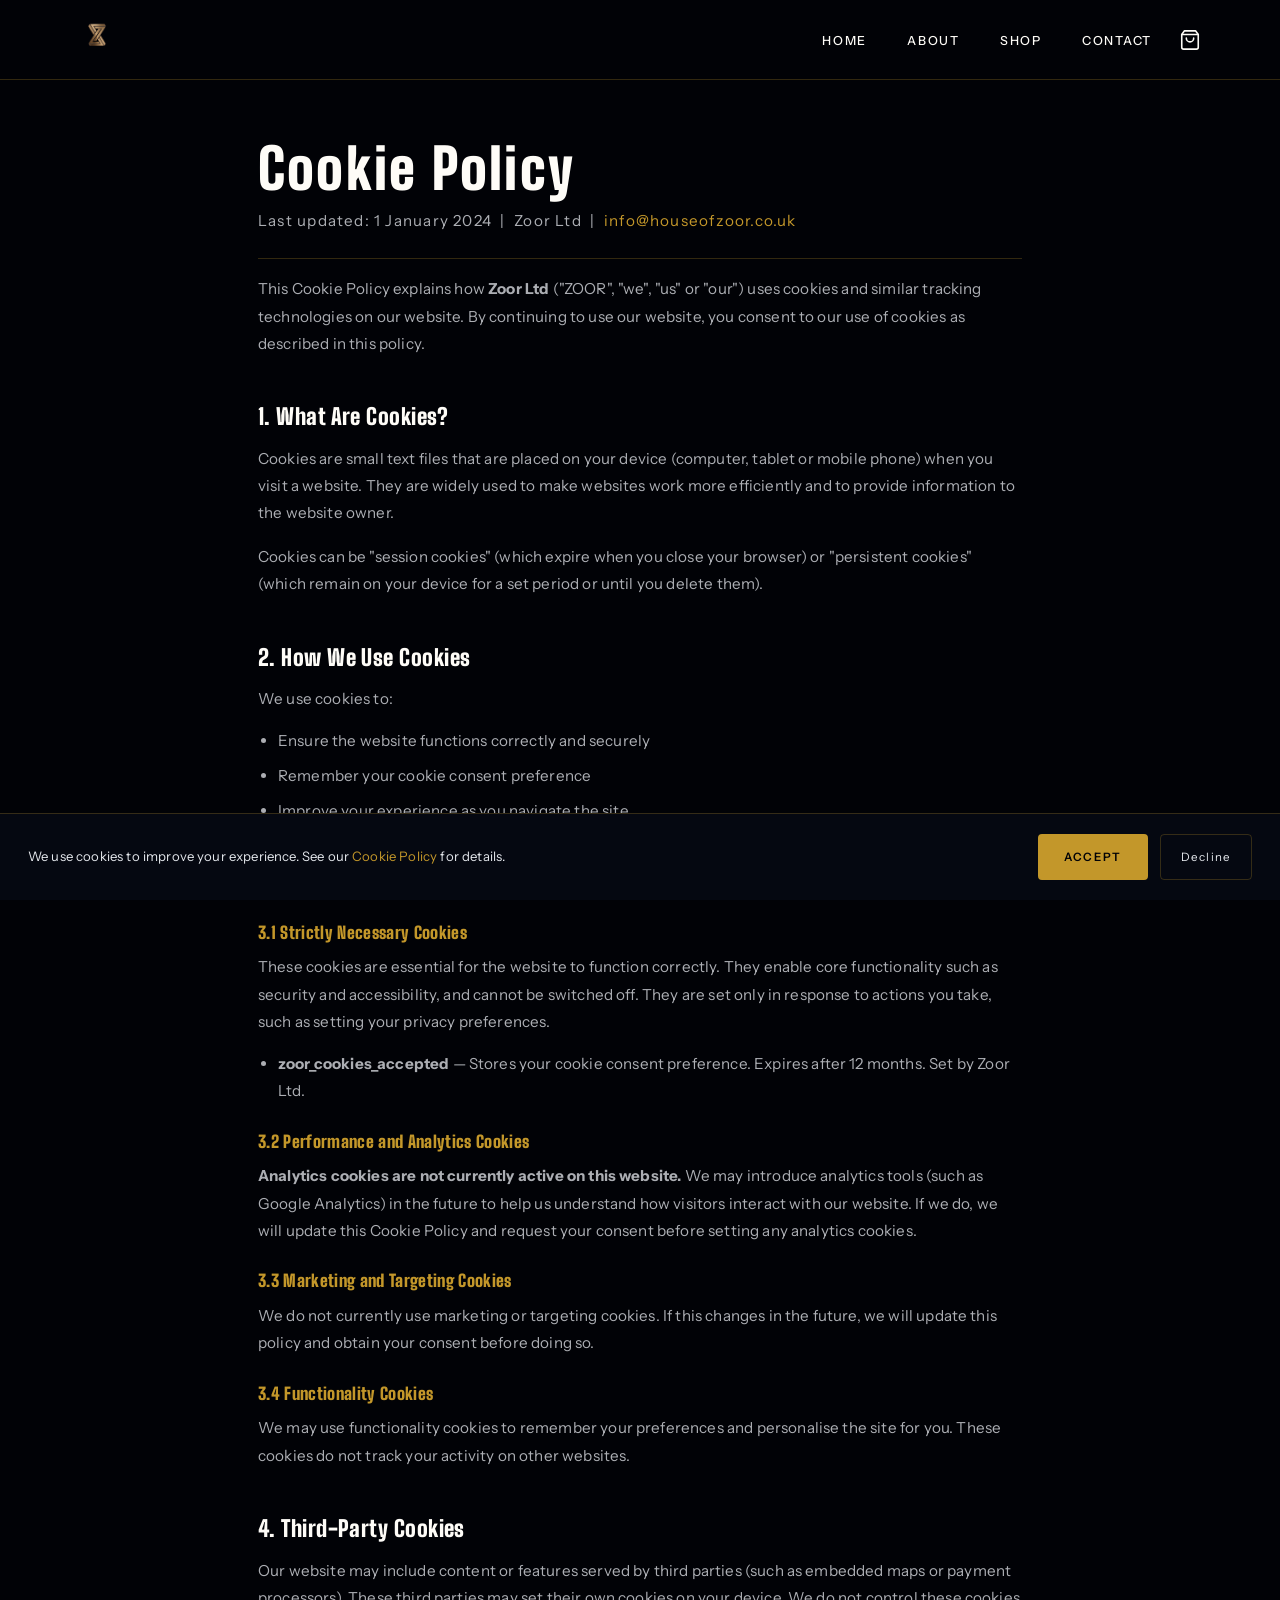
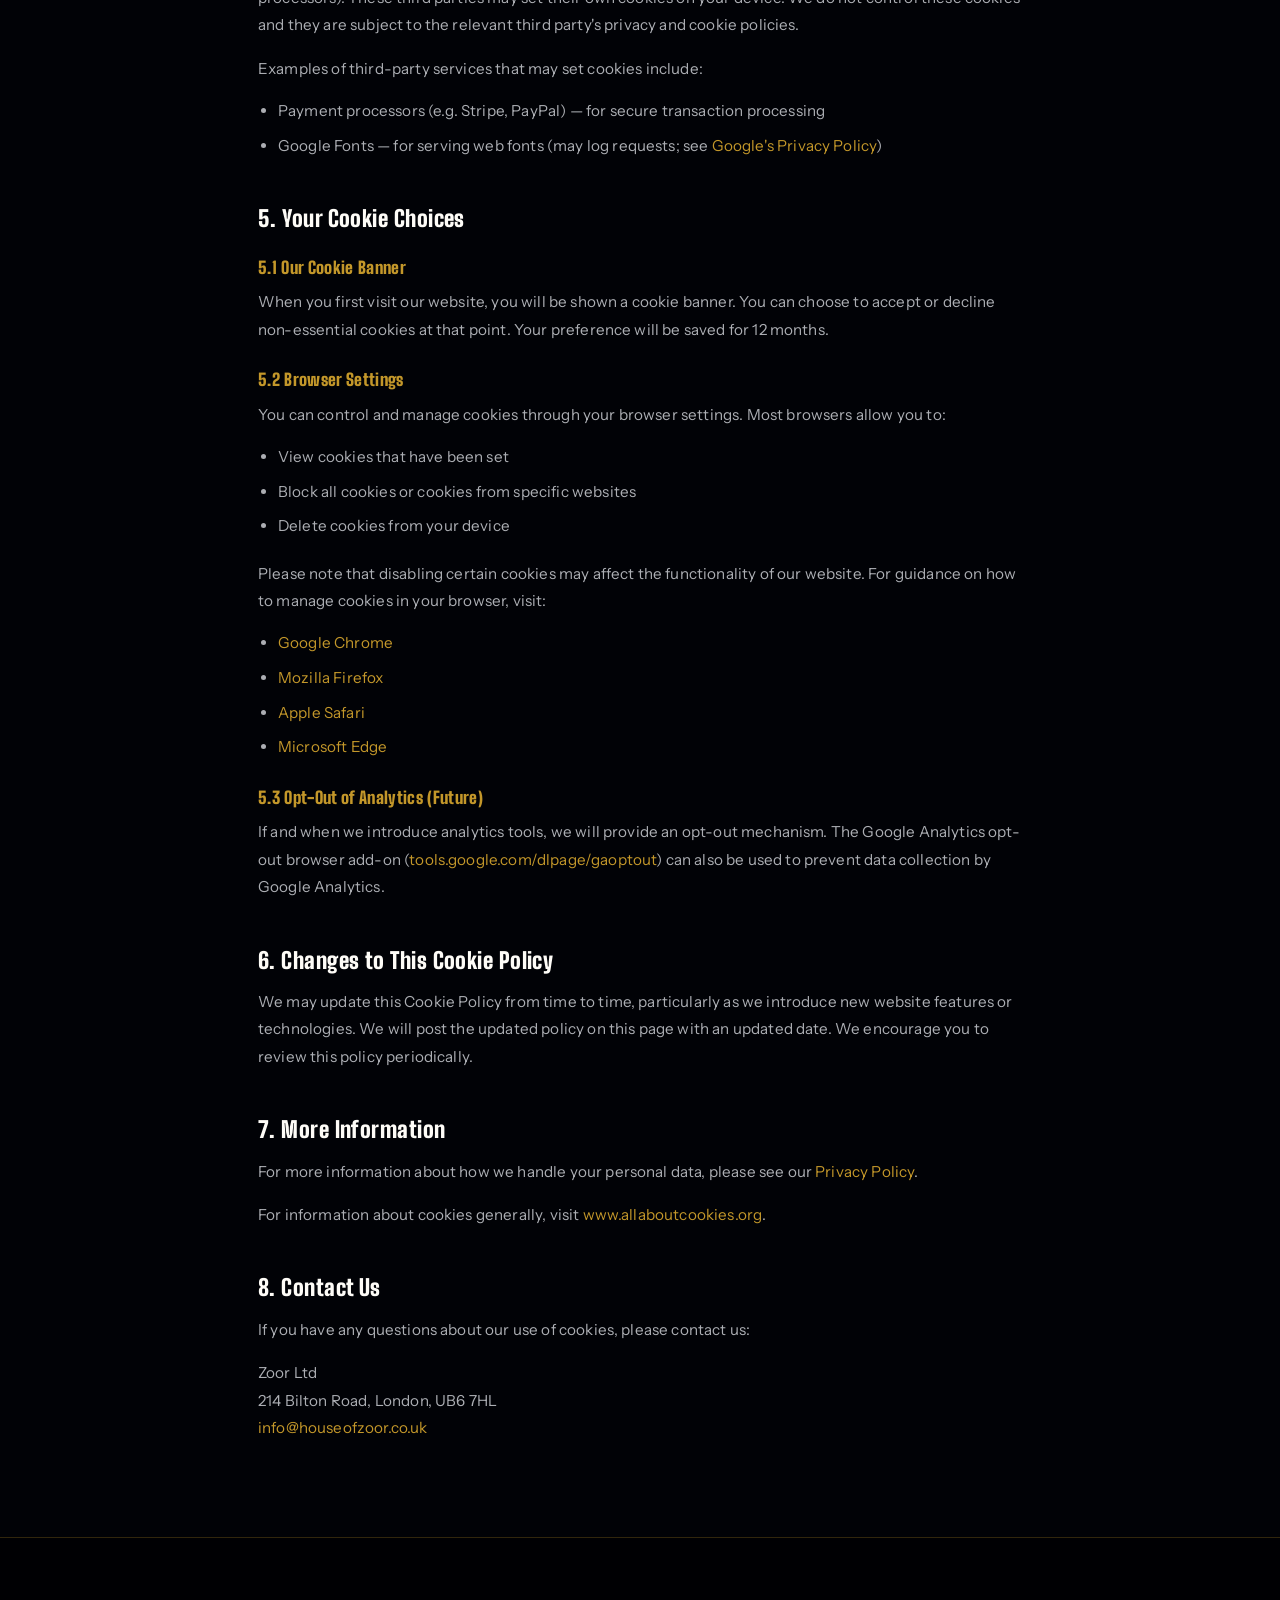
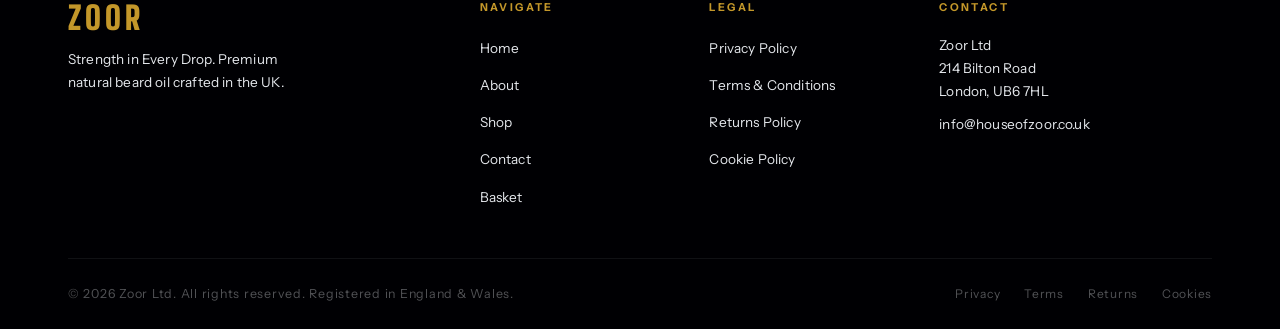
<file: cookie-policy.html>
﻿<!DOCTYPE html>
<html lang="en">
<head>
  <meta charset="UTF-8" />
  <meta name="viewport" content="width=device-width, initial-scale=1.0" />
  <title>Cookie Policy – ZOOR</title>
  <link rel="preconnect" href="https://fonts.googleapis.com" />
  <link rel="preconnect" href="https://fonts.gstatic.com" crossorigin />
  <link href="https://fonts.googleapis.com/css2?family=Big+Shoulders+Display:wght@700;900&family=Instrument+Sans:wght@400;500;600;700&family=Playfair+Display:ital,wght@0,400;0,700;1,400&display=swap" rel="stylesheet" />
  <link rel="stylesheet" href="css/styles.css" />
</head>
<body>
  <script>window.__zoorCartN=(function(){try{var c=JSON.parse(localStorage.getItem('zoor_cart')||'[]');return c.reduce(function(s,i){return s+(i.quantity||1);},0);}catch(e){return 0;}})();</script>
  <a href="#main-content" class="skip-to-content">Skip to content</a>

  <!-- NAVBAR -->
  <nav class="navbar" id="navbar" aria-label="Main navigation">
    <div class="nav-container">
      <a href="index.html" class="nav-logo"><img src="logo%20zoor%20new.png" alt="ZOOR" width="1024" height="712" /></a>
      <ul class="nav-menu" id="navMenu">
        <li><a href="index.html" class="nav-link">Home</a></li>
        <li><a href="about.html" class="nav-link">About</a></li>
        <li><a href="shop.html" class="nav-link">Shop</a></li>
        <li><a href="contact.html" class="nav-link">Contact</a></li>
      </ul>
      <div class="nav-actions">
        <a href="cart.html" class="nav-cart" aria-label="View basket">
          <svg xmlns="http://www.w3.org/2000/svg" viewBox="0 0 24 24" fill="none" stroke="currentColor" stroke-width="1.75" stroke-linecap="round" stroke-linejoin="round"><path d="M6 2L3 6v14a2 2 0 0 0 2 2h14a2 2 0 0 0 2-2V6l-3-4z"/><line x1="3" y1="6" x2="21" y2="6"/><path d="M16 10a4 4 0 0 1-8 0"/></svg>
          <span class="cart-badge" id="cartBadge" hidden>0</span><script>(function(){var n=window.__zoorCartN||0,b=document.getElementById('cartBadge');if(b){b.textContent=n;b.hidden=n===0;}})();</script>
        </a>
        <button class="nav-toggle" id="navToggle" aria-label="Toggle navigation" aria-expanded="false">
          <span></span><span></span><span></span>
        </button>
      </div>
    </div>
  </nav>

  <!-- CONTENT -->
  <main id="main-content" class="legal-content">
    <h1>Cookie Policy</h1>
    <p class="legal-meta">Last updated: 1 January 2024 &nbsp;|&nbsp; Zoor Ltd &nbsp;|&nbsp; <a href="mailto:info@houseofzoor.co.uk">info@houseofzoor.co.uk</a></p>

    <p>This Cookie Policy explains how <strong>Zoor Ltd</strong> ("ZOOR", "we", "us" or "our") uses cookies and similar tracking technologies on our website. By continuing to use our website, you consent to our use of cookies as described in this policy.</p>

    <h2>1. What Are Cookies?</h2>
    <p>Cookies are small text files that are placed on your device (computer, tablet or mobile phone) when you visit a website. They are widely used to make websites work more efficiently and to provide information to the website owner.</p>
    <p>Cookies can be "session cookies" (which expire when you close your browser) or "persistent cookies" (which remain on your device for a set period or until you delete them).</p>

    <h2>2. How We Use Cookies</h2>
    <p>We use cookies to:</p>
    <ul>
      <li>Ensure the website functions correctly and securely</li>
      <li>Remember your cookie consent preference</li>
      <li>Improve your experience as you navigate the site</li>
    </ul>

    <h2>3. Types of Cookies We Use</h2>

    <h3>3.1 Strictly Necessary Cookies</h3>
    <p>These cookies are essential for the website to function correctly. They enable core functionality such as security and accessibility, and cannot be switched off. They are set only in response to actions you take, such as setting your privacy preferences.</p>
    <ul>
      <li><strong>zoor_cookies_accepted</strong> — Stores your cookie consent preference. Expires after 12 months. Set by Zoor Ltd.</li>
    </ul>

    <h3>3.2 Performance and Analytics Cookies</h3>
    <p><strong>Analytics cookies are not currently active on this website.</strong> We may introduce analytics tools (such as Google Analytics) in the future to help us understand how visitors interact with our website. If we do, we will update this Cookie Policy and request your consent before setting any analytics cookies.</p>

    <h3>3.3 Marketing and Targeting Cookies</h3>
    <p>We do not currently use marketing or targeting cookies. If this changes in the future, we will update this policy and obtain your consent before doing so.</p>

    <h3>3.4 Functionality Cookies</h3>
    <p>We may use functionality cookies to remember your preferences and personalise the site for you. These cookies do not track your activity on other websites.</p>

    <h2>4. Third-Party Cookies</h2>
    <p>Our website may include content or features served by third parties (such as embedded maps or payment processors). These third parties may set their own cookies on your device. We do not control these cookies and they are subject to the relevant third party's privacy and cookie policies.</p>
    <p>Examples of third-party services that may set cookies include:</p>
    <ul>
      <li>Payment processors (e.g. Stripe, PayPal) — for secure transaction processing</li>
      <li>Google Fonts — for serving web fonts (may log requests; see <a href="https://policies.google.com/privacy" target="_blank" rel="noopener noreferrer">Google's Privacy Policy</a>)</li>
    </ul>

    <h2>5. Your Cookie Choices</h2>
    <h3>5.1 Our Cookie Banner</h3>
    <p>When you first visit our website, you will be shown a cookie banner. You can choose to accept or decline non-essential cookies at that point. Your preference will be saved for 12 months.</p>

    <h3>5.2 Browser Settings</h3>
    <p>You can control and manage cookies through your browser settings. Most browsers allow you to:</p>
    <ul>
      <li>View cookies that have been set</li>
      <li>Block all cookies or cookies from specific websites</li>
      <li>Delete cookies from your device</li>
    </ul>
    <p>Please note that disabling certain cookies may affect the functionality of our website. For guidance on how to manage cookies in your browser, visit:</p>
    <ul>
      <li><a href="https://support.google.com/chrome/answer/95647" target="_blank" rel="noopener noreferrer">Google Chrome</a></li>
      <li><a href="https://support.mozilla.org/en-US/kb/enhanced-tracking-protection-firefox-desktop" target="_blank" rel="noopener noreferrer">Mozilla Firefox</a></li>
      <li><a href="https://support.apple.com/en-gb/guide/safari/sfri11471/mac" target="_blank" rel="noopener noreferrer">Apple Safari</a></li>
      <li><a href="https://support.microsoft.com/en-us/microsoft-edge/delete-cookies-in-microsoft-edge-63947406-40ac-c3b8-57b9-2a946a29ae09" target="_blank" rel="noopener noreferrer">Microsoft Edge</a></li>
    </ul>

    <h3>5.3 Opt-Out of Analytics (Future)</h3>
    <p>If and when we introduce analytics tools, we will provide an opt-out mechanism. The Google Analytics opt-out browser add-on (<a href="https://tools.google.com/dlpage/gaoptout" target="_blank" rel="noopener noreferrer">tools.google.com/dlpage/gaoptout</a>) can also be used to prevent data collection by Google Analytics.</p>

    <h2>6. Changes to This Cookie Policy</h2>
    <p>We may update this Cookie Policy from time to time, particularly as we introduce new website features or technologies. We will post the updated policy on this page with an updated date. We encourage you to review this policy periodically.</p>

    <h2>7. More Information</h2>
    <p>For more information about how we handle your personal data, please see our <a href="privacy-policy.html">Privacy Policy</a>.</p>
    <p>For information about cookies generally, visit <a href="https://www.allaboutcookies.org" target="_blank" rel="noopener noreferrer">www.allaboutcookies.org</a>.</p>

    <h2>8. Contact Us</h2>
    <p>If you have any questions about our use of cookies, please contact us:</p>
    <p>
      Zoor Ltd<br />
      214 Bilton Road, London, UB6 7HL<br />
      <a href="mailto:info@houseofzoor.co.uk">info@houseofzoor.co.uk</a>
    </p>
  </main>

  <!-- FOOTER -->
  <footer class="footer">
    <div class="container">
      <div class="footer-grid">
        <div class="footer-brand">
          <h3 class="footer-logo">ZOOR</h3>
          <p>Strength in Every Drop. Premium natural beard oil crafted in the UK.</p>
        </div>
        <div class="footer-col">
          <h4>Navigate</h4>
          <ul>
            <li><a href="index.html">Home</a></li>
            <li><a href="about.html">About</a></li>
            <li><a href="shop.html">Shop</a></li>
            <li><a href="contact.html">Contact</a></li>
            <li><a href="cart.html">Basket</a></li>
          </ul>
        </div>
        <div class="footer-col">
          <h4>Legal</h4>
          <ul>
            <li><a href="privacy-policy.html">Privacy Policy</a></li>
            <li><a href="terms-conditions.html">Terms &amp; Conditions</a></li>
            <li><a href="returns-policy.html">Returns Policy</a></li>
            <li><a href="cookie-policy.html">Cookie Policy</a></li>
          </ul>
        </div>
        <div class="footer-col">
          <h4>Contact</h4>
          <div class="footer-contact-info">
            <p>Zoor Ltd<br />214 Bilton Road<br />London, UB6 7HL</p>
            <a href="mailto:info@houseofzoor.co.uk" style="display:block; margin-top: 10px;">info@houseofzoor.co.uk</a>
          </div>
        </div>
      </div>
      <div class="footer-bottom">
        <p>&copy; 2026 Zoor Ltd. All rights reserved. Registered in England &amp; Wales.</p>
        <div class="footer-legal-links">
          <a href="privacy-policy.html">Privacy</a>
          <a href="terms-conditions.html">Terms</a>
          <a href="returns-policy.html">Returns</a>
          <a href="cookie-policy.html">Cookies</a>
        </div>
      </div>
    </div>
  </footer>

  <!-- COOKIE BANNER -->
  <div class="cookie-banner" id="cookieBanner" role="region" aria-label="Cookie consent">
    <p>We use cookies to improve your experience. See our <a href="cookie-policy.html">Cookie Policy</a> for details.</p>
    <div class="cookie-actions">
      <button class="btn btn-primary cookie-accept" id="cookieAccept">Accept</button>
      <button class="cookie-decline" id="cookieDecline">Decline</button>
    </div>
  </div>

  <!-- FLOATING SHOP BUTTON -->
  <a href="shop.html" class="floating-shop-btn" aria-label="Shop Now">Shop Now</a>

  <!-- SCROLL TO TOP -->
  <button class="scroll-top-btn" id="scrollTop" aria-label="Back to top">
    <svg xmlns="http://www.w3.org/2000/svg" viewBox="0 0 24 24" fill="none" stroke="currentColor" stroke-width="2.5" stroke-linecap="round" stroke-linejoin="round"><polyline points="18 15 12 9 6 15"/></svg>
  </button>

  <script src="js/main.js"></script>
</body>
</html>
</file>
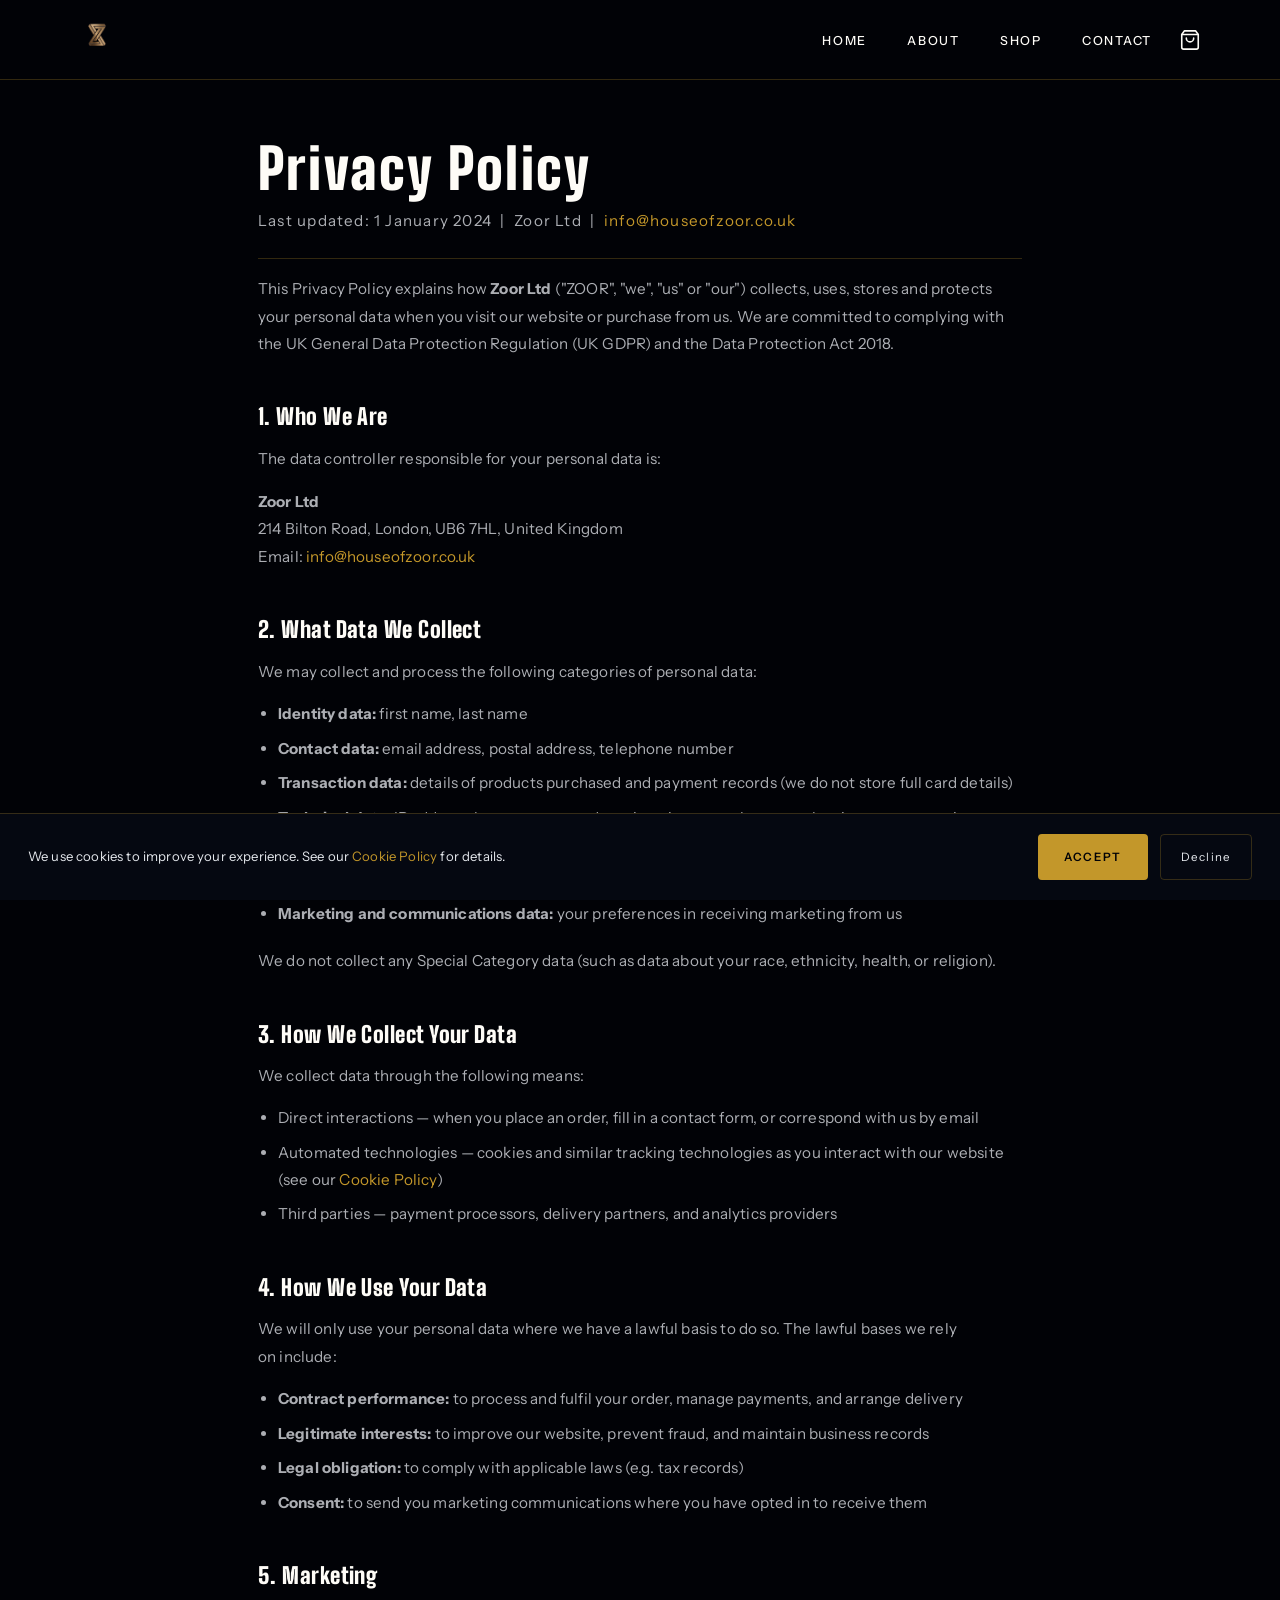
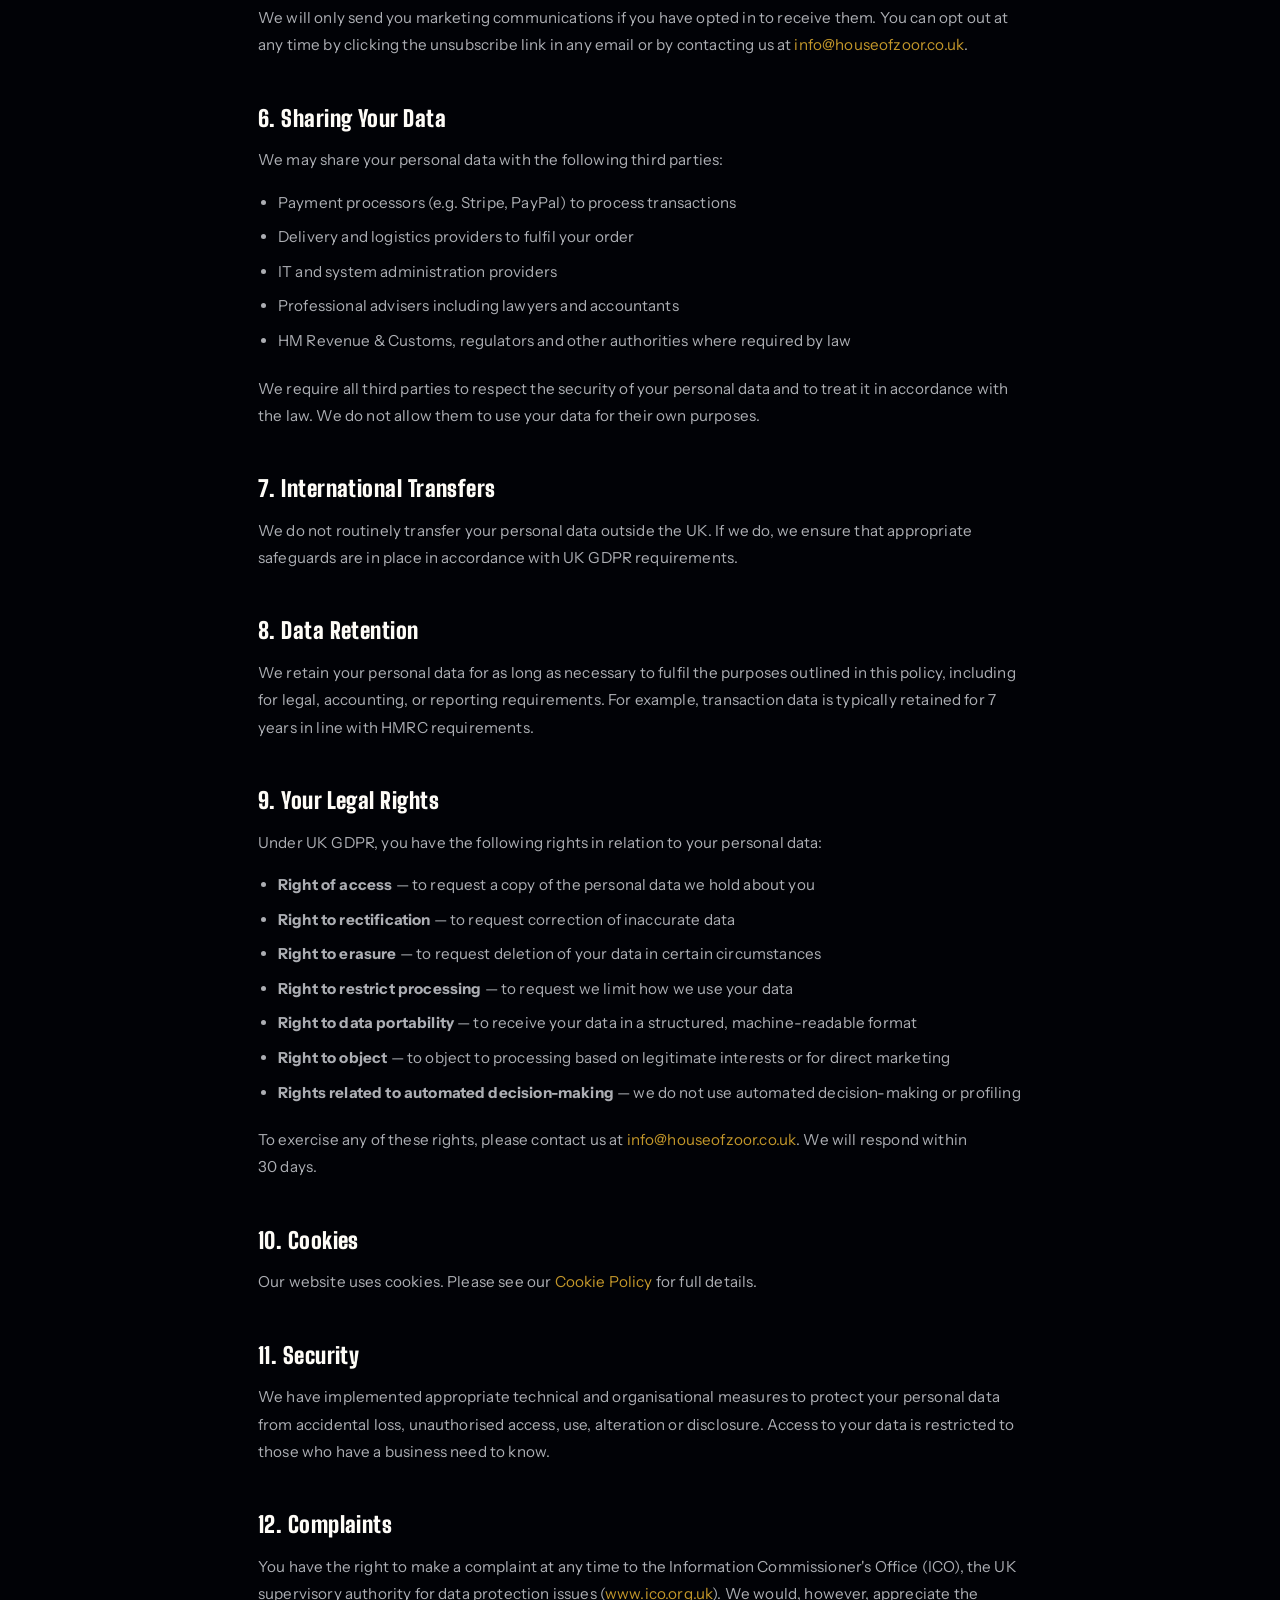
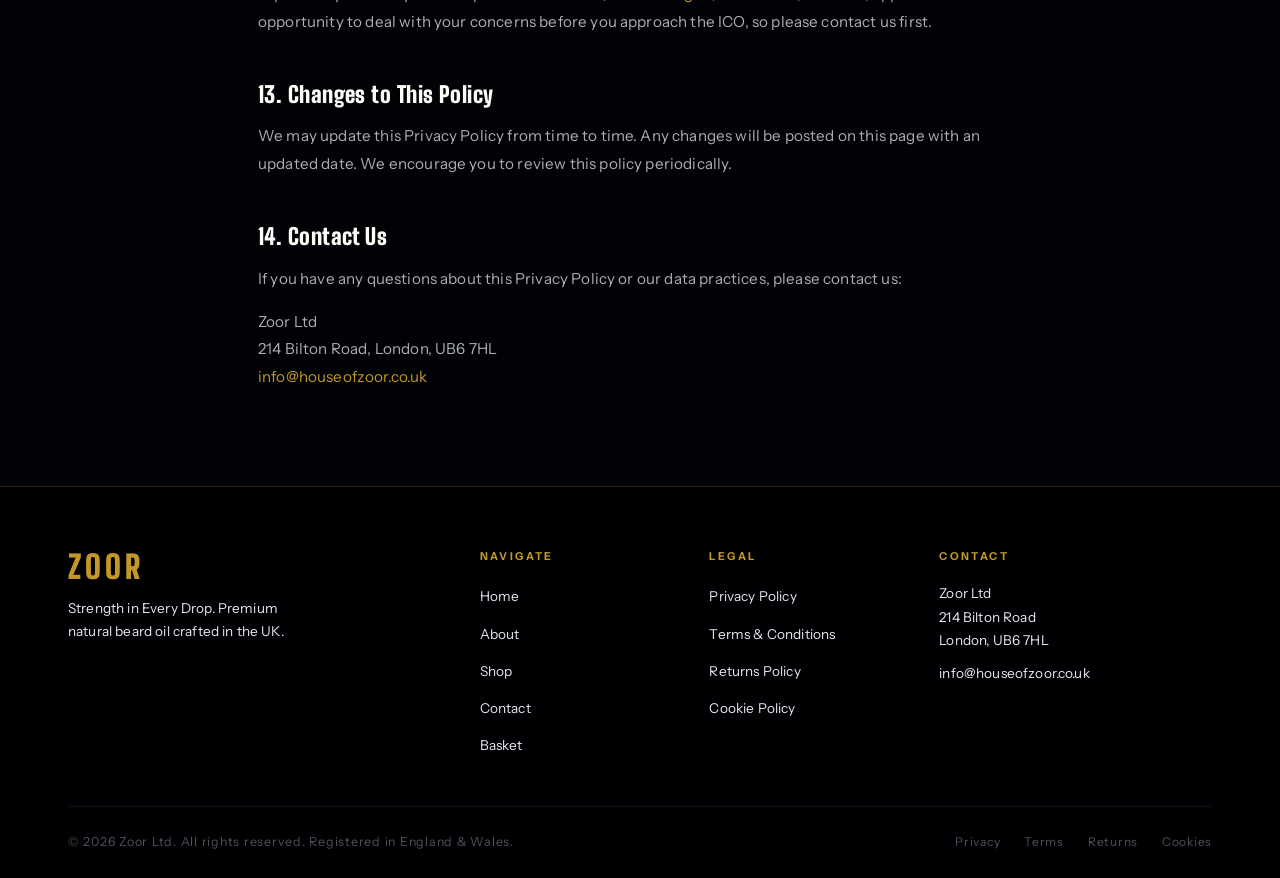
<file: privacy-policy.html>
﻿<!DOCTYPE html>
<html lang="en">
<head>
  <meta charset="UTF-8" />
  <meta name="viewport" content="width=device-width, initial-scale=1.0" />
  <title>Privacy Policy – ZOOR</title>
  <link rel="preconnect" href="https://fonts.googleapis.com" />
  <link rel="preconnect" href="https://fonts.gstatic.com" crossorigin />
  <link href="https://fonts.googleapis.com/css2?family=Big+Shoulders+Display:wght@700;900&family=Instrument+Sans:wght@400;500;600;700&family=Playfair+Display:ital,wght@0,400;0,700;1,400&display=swap" rel="stylesheet" />
  <link rel="stylesheet" href="css/styles.css" />
</head>
<body>
  <script>window.__zoorCartN=(function(){try{var c=JSON.parse(localStorage.getItem('zoor_cart')||'[]');return c.reduce(function(s,i){return s+(i.quantity||1);},0);}catch(e){return 0;}})();</script>
  <a href="#main-content" class="skip-to-content">Skip to content</a>

  <!-- NAVBAR -->
  <nav class="navbar" id="navbar" aria-label="Main navigation">
    <div class="nav-container">
      <a href="index.html" class="nav-logo"><img src="logo%20zoor%20new.png" alt="ZOOR" width="1024" height="712" /></a>
      <ul class="nav-menu" id="navMenu">
        <li><a href="index.html" class="nav-link">Home</a></li>
        <li><a href="about.html" class="nav-link">About</a></li>
        <li><a href="shop.html" class="nav-link">Shop</a></li>
        <li><a href="contact.html" class="nav-link">Contact</a></li>
      </ul>
      <div class="nav-actions">
        <a href="cart.html" class="nav-cart" aria-label="View basket">
          <svg xmlns="http://www.w3.org/2000/svg" viewBox="0 0 24 24" fill="none" stroke="currentColor" stroke-width="1.75" stroke-linecap="round" stroke-linejoin="round"><path d="M6 2L3 6v14a2 2 0 0 0 2 2h14a2 2 0 0 0 2-2V6l-3-4z"/><line x1="3" y1="6" x2="21" y2="6"/><path d="M16 10a4 4 0 0 1-8 0"/></svg>
          <span class="cart-badge" id="cartBadge" hidden>0</span><script>(function(){var n=window.__zoorCartN||0,b=document.getElementById('cartBadge');if(b){b.textContent=n;b.hidden=n===0;}})();</script>
        </a>
        <button class="nav-toggle" id="navToggle" aria-label="Toggle navigation" aria-expanded="false">
          <span></span><span></span><span></span>
        </button>
      </div>
    </div>
  </nav>

  <!-- CONTENT -->
  <main id="main-content" class="legal-content">
    <h1>Privacy Policy</h1>
    <p class="legal-meta">Last updated: 1 January 2024 &nbsp;|&nbsp; Zoor Ltd &nbsp;|&nbsp; <a href="mailto:info@houseofzoor.co.uk">info@houseofzoor.co.uk</a></p>

    <p>This Privacy Policy explains how <strong>Zoor Ltd</strong> ("ZOOR", "we", "us" or "our") collects, uses, stores and protects your personal data when you visit our website or purchase from us. We are committed to complying with the UK General Data Protection Regulation (UK GDPR) and the Data Protection Act 2018.</p>

    <h2>1. Who We Are</h2>
    <p>The data controller responsible for your personal data is:</p>
    <p>
      <strong>Zoor Ltd</strong><br />
      214 Bilton Road, London, UB6 7HL, United Kingdom<br />
      Email: <a href="mailto:info@houseofzoor.co.uk">info@houseofzoor.co.uk</a>
    </p>

    <h2>2. What Data We Collect</h2>
    <p>We may collect and process the following categories of personal data:</p>
    <ul>
      <li><strong>Identity data:</strong> first name, last name</li>
      <li><strong>Contact data:</strong> email address, postal address, telephone number</li>
      <li><strong>Transaction data:</strong> details of products purchased and payment records (we do not store full card details)</li>
      <li><strong>Technical data:</strong> IP address, browser type and version, time zone, browser plug-in types, operating system, and other technology on the devices you use to access this website</li>
      <li><strong>Usage data:</strong> information about how you use our website and products</li>
      <li><strong>Marketing and communications data:</strong> your preferences in receiving marketing from us</li>
    </ul>
    <p>We do not collect any Special Category data (such as data about your race, ethnicity, health, or religion).</p>

    <h2>3. How We Collect Your Data</h2>
    <p>We collect data through the following means:</p>
    <ul>
      <li>Direct interactions — when you place an order, fill in a contact form, or correspond with us by email</li>
      <li>Automated technologies — cookies and similar tracking technologies as you interact with our website (see our <a href="cookie-policy.html">Cookie Policy</a>)</li>
      <li>Third parties — payment processors, delivery partners, and analytics providers</li>
    </ul>

    <h2>4. How We Use Your Data</h2>
    <p>We will only use your personal data where we have a lawful basis to do so. The lawful bases we rely on include:</p>
    <ul>
      <li><strong>Contract performance:</strong> to process and fulfil your order, manage payments, and arrange delivery</li>
      <li><strong>Legitimate interests:</strong> to improve our website, prevent fraud, and maintain business records</li>
      <li><strong>Legal obligation:</strong> to comply with applicable laws (e.g. tax records)</li>
      <li><strong>Consent:</strong> to send you marketing communications where you have opted in to receive them</li>
    </ul>

    <h2>5. Marketing</h2>
    <p>We will only send you marketing communications if you have opted in to receive them. You can opt out at any time by clicking the unsubscribe link in any email or by contacting us at <a href="mailto:info@houseofzoor.co.uk">info@houseofzoor.co.uk</a>.</p>

    <h2>6. Sharing Your Data</h2>
    <p>We may share your personal data with the following third parties:</p>
    <ul>
      <li>Payment processors (e.g. Stripe, PayPal) to process transactions</li>
      <li>Delivery and logistics providers to fulfil your order</li>
      <li>IT and system administration providers</li>
      <li>Professional advisers including lawyers and accountants</li>
      <li>HM Revenue &amp; Customs, regulators and other authorities where required by law</li>
    </ul>
    <p>We require all third parties to respect the security of your personal data and to treat it in accordance with the law. We do not allow them to use your data for their own purposes.</p>

    <h2>7. International Transfers</h2>
    <p>We do not routinely transfer your personal data outside the UK. If we do, we ensure that appropriate safeguards are in place in accordance with UK GDPR requirements.</p>

    <h2>8. Data Retention</h2>
    <p>We retain your personal data for as long as necessary to fulfil the purposes outlined in this policy, including for legal, accounting, or reporting requirements. For example, transaction data is typically retained for 7 years in line with HMRC requirements.</p>

    <h2>9. Your Legal Rights</h2>
    <p>Under UK GDPR, you have the following rights in relation to your personal data:</p>
    <ul>
      <li><strong>Right of access</strong> — to request a copy of the personal data we hold about you</li>
      <li><strong>Right to rectification</strong> — to request correction of inaccurate data</li>
      <li><strong>Right to erasure</strong> — to request deletion of your data in certain circumstances</li>
      <li><strong>Right to restrict processing</strong> — to request we limit how we use your data</li>
      <li><strong>Right to data portability</strong> — to receive your data in a structured, machine-readable format</li>
      <li><strong>Right to object</strong> — to object to processing based on legitimate interests or for direct marketing</li>
      <li><strong>Rights related to automated decision-making</strong> — we do not use automated decision-making or profiling</li>
    </ul>
    <p>To exercise any of these rights, please contact us at <a href="mailto:info@houseofzoor.co.uk">info@houseofzoor.co.uk</a>. We will respond within 30 days.</p>

    <h2>10. Cookies</h2>
    <p>Our website uses cookies. Please see our <a href="cookie-policy.html">Cookie Policy</a> for full details.</p>

    <h2>11. Security</h2>
    <p>We have implemented appropriate technical and organisational measures to protect your personal data from accidental loss, unauthorised access, use, alteration or disclosure. Access to your data is restricted to those who have a business need to know.</p>

    <h2>12. Complaints</h2>
    <p>You have the right to make a complaint at any time to the Information Commissioner's Office (ICO), the UK supervisory authority for data protection issues (<a href="https://www.ico.org.uk" target="_blank" rel="noopener noreferrer">www.ico.org.uk</a>). We would, however, appreciate the opportunity to deal with your concerns before you approach the ICO, so please contact us first.</p>

    <h2>13. Changes to This Policy</h2>
    <p>We may update this Privacy Policy from time to time. Any changes will be posted on this page with an updated date. We encourage you to review this policy periodically.</p>

    <h2>14. Contact Us</h2>
    <p>If you have any questions about this Privacy Policy or our data practices, please contact us:</p>
    <p>
      Zoor Ltd<br />
      214 Bilton Road, London, UB6 7HL<br />
      <a href="mailto:info@houseofzoor.co.uk">info@houseofzoor.co.uk</a>
    </p>
  </main>

  <!-- FOOTER -->
  <footer class="footer">
    <div class="container">
      <div class="footer-grid">
        <div class="footer-brand">
          <h3 class="footer-logo">ZOOR</h3>
          <p>Strength in Every Drop. Premium natural beard oil crafted in the UK.</p>
        </div>
        <div class="footer-col">
          <h4>Navigate</h4>
          <ul>
            <li><a href="index.html">Home</a></li>
            <li><a href="about.html">About</a></li>
            <li><a href="shop.html">Shop</a></li>
            <li><a href="contact.html">Contact</a></li>
            <li><a href="cart.html">Basket</a></li>
          </ul>
        </div>
        <div class="footer-col">
          <h4>Legal</h4>
          <ul>
            <li><a href="privacy-policy.html">Privacy Policy</a></li>
            <li><a href="terms-conditions.html">Terms &amp; Conditions</a></li>
            <li><a href="returns-policy.html">Returns Policy</a></li>
            <li><a href="cookie-policy.html">Cookie Policy</a></li>
          </ul>
        </div>
        <div class="footer-col">
          <h4>Contact</h4>
          <div class="footer-contact-info">
            <p>Zoor Ltd<br />214 Bilton Road<br />London, UB6 7HL</p>
            <a href="mailto:info@houseofzoor.co.uk" style="display:block; margin-top: 10px;">info@houseofzoor.co.uk</a>
          </div>
        </div>
      </div>
      <div class="footer-bottom">
        <p>&copy; 2026 Zoor Ltd. All rights reserved. Registered in England &amp; Wales.</p>
        <div class="footer-legal-links">
          <a href="privacy-policy.html">Privacy</a>
          <a href="terms-conditions.html">Terms</a>
          <a href="returns-policy.html">Returns</a>
          <a href="cookie-policy.html">Cookies</a>
        </div>
      </div>
    </div>
  </footer>

  <!-- COOKIE BANNER -->
  <div class="cookie-banner" id="cookieBanner" role="region" aria-label="Cookie consent">
    <p>We use cookies to improve your experience. See our <a href="cookie-policy.html">Cookie Policy</a> for details.</p>
    <div class="cookie-actions">
      <button class="btn btn-primary cookie-accept" id="cookieAccept">Accept</button>
      <button class="cookie-decline" id="cookieDecline">Decline</button>
    </div>
  </div>

  <!-- FLOATING SHOP BUTTON -->
  <a href="shop.html" class="floating-shop-btn" aria-label="Shop Now">Shop Now</a>

  <!-- SCROLL TO TOP -->
  <button class="scroll-top-btn" id="scrollTop" aria-label="Back to top">
    <svg xmlns="http://www.w3.org/2000/svg" viewBox="0 0 24 24" fill="none" stroke="currentColor" stroke-width="2.5" stroke-linecap="round" stroke-linejoin="round"><polyline points="18 15 12 9 6 15"/></svg>
  </button>

  <script src="js/main.js"></script>
</body>
</html>
</file>
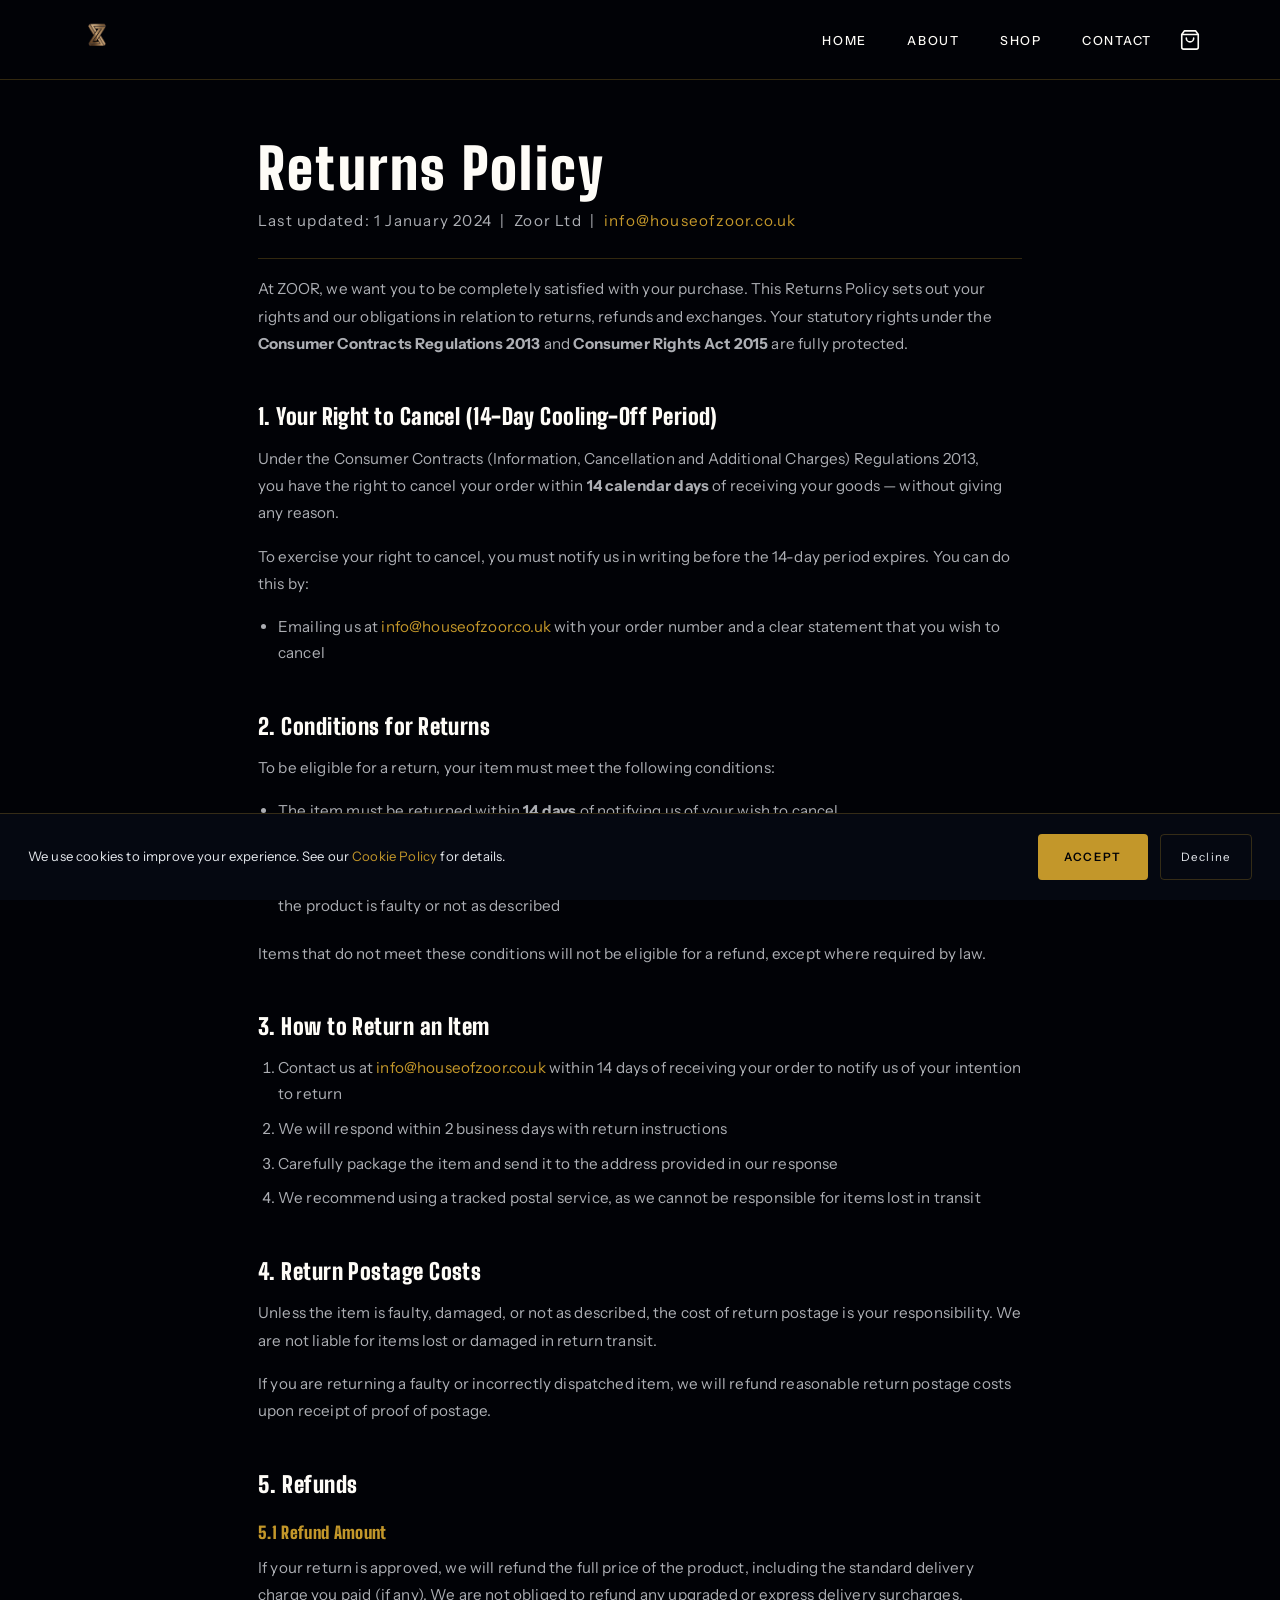
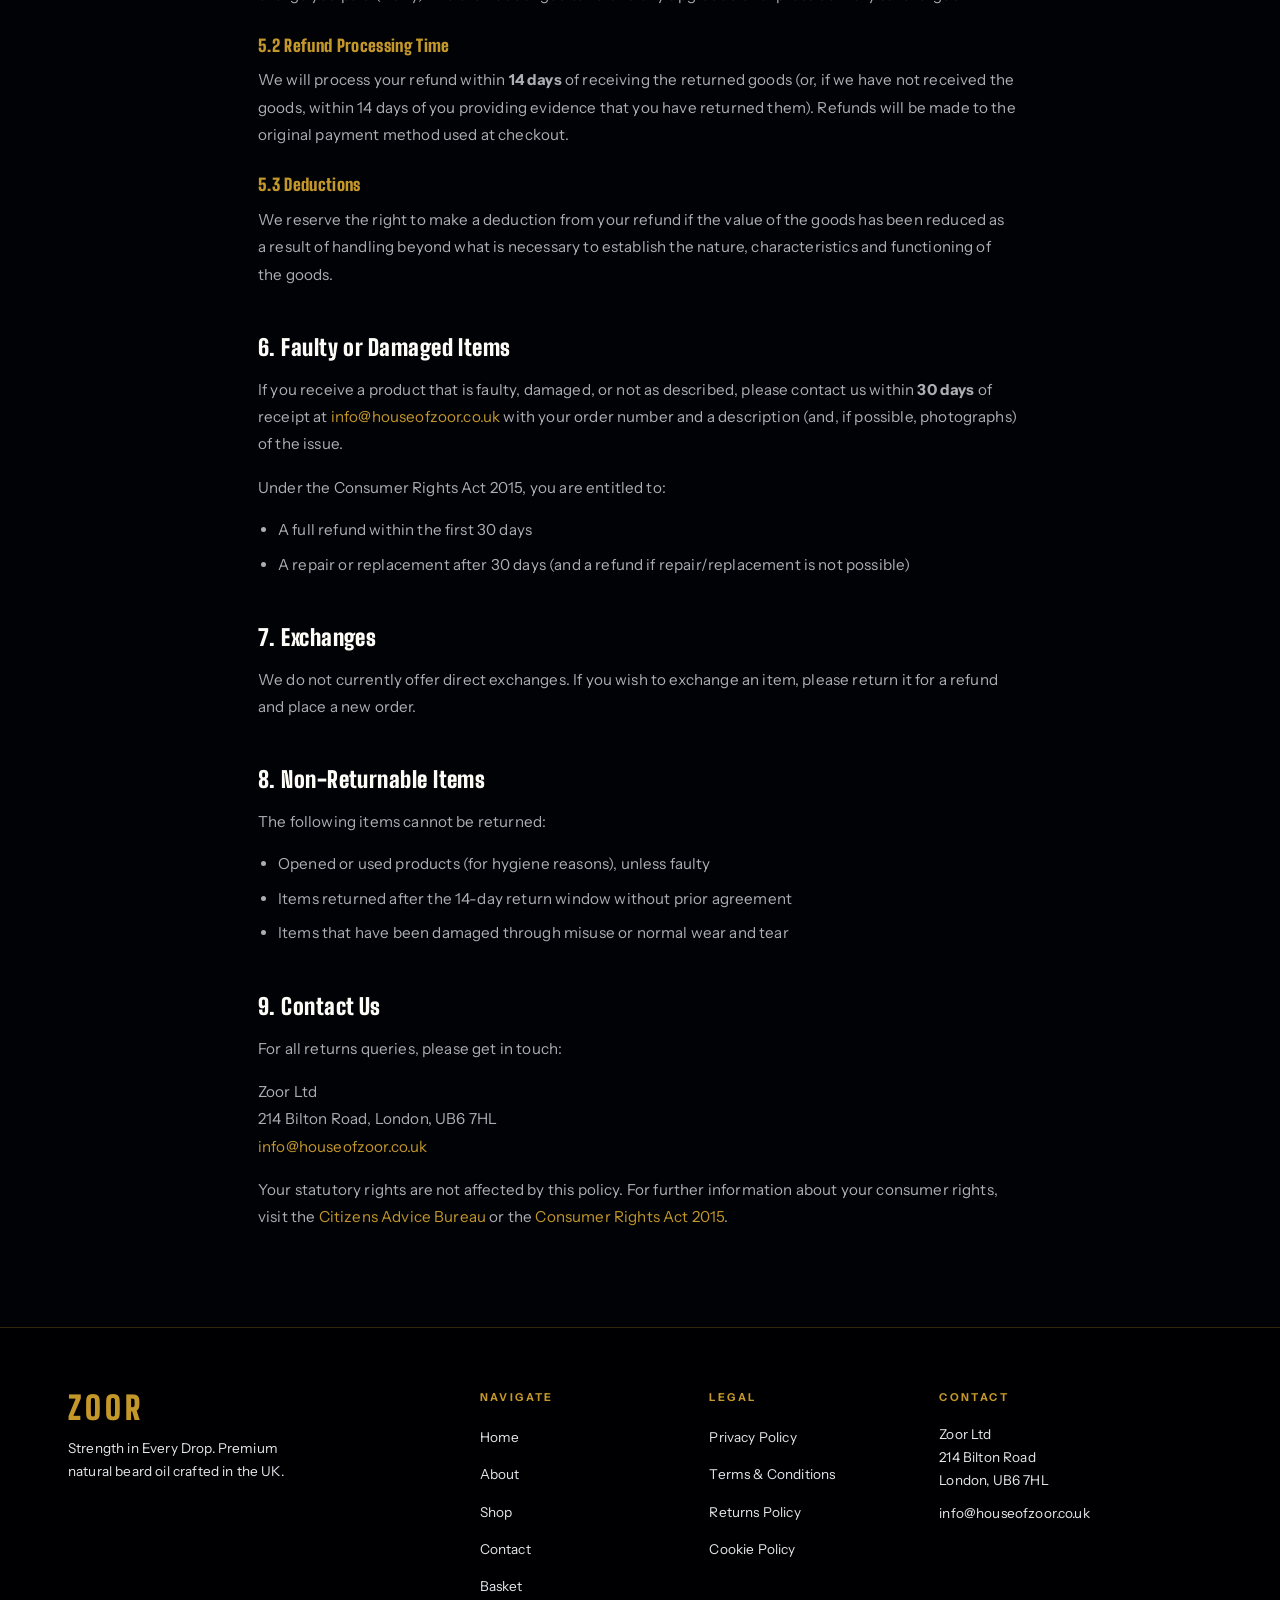
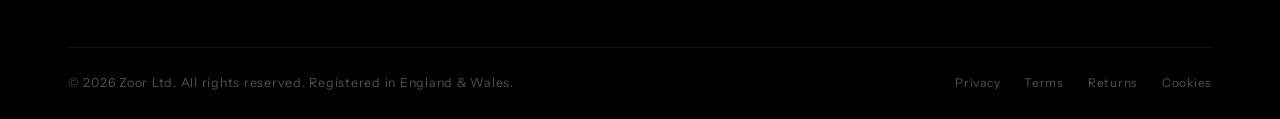
<file: returns-policy.html>
﻿<!DOCTYPE html>
<html lang="en">
<head>
  <meta charset="UTF-8" />
  <meta name="viewport" content="width=device-width, initial-scale=1.0" />
  <title>Returns Policy – ZOOR</title>
  <link rel="preconnect" href="https://fonts.googleapis.com" />
  <link rel="preconnect" href="https://fonts.gstatic.com" crossorigin />
  <link href="https://fonts.googleapis.com/css2?family=Big+Shoulders+Display:wght@700;900&family=Instrument+Sans:wght@400;500;600;700&family=Playfair+Display:ital,wght@0,400;0,700;1,400&display=swap" rel="stylesheet" />
  <link rel="stylesheet" href="css/styles.css" />
</head>
<body>
  <script>window.__zoorCartN=(function(){try{var c=JSON.parse(localStorage.getItem('zoor_cart')||'[]');return c.reduce(function(s,i){return s+(i.quantity||1);},0);}catch(e){return 0;}})();</script>
  <a href="#main-content" class="skip-to-content">Skip to content</a>

  <!-- NAVBAR -->
  <nav class="navbar" id="navbar" aria-label="Main navigation">
    <div class="nav-container">
      <a href="index.html" class="nav-logo"><img src="logo%20zoor%20new.png" alt="ZOOR" width="1024" height="712" /></a>
      <ul class="nav-menu" id="navMenu">
        <li><a href="index.html" class="nav-link">Home</a></li>
        <li><a href="about.html" class="nav-link">About</a></li>
        <li><a href="shop.html" class="nav-link">Shop</a></li>
        <li><a href="contact.html" class="nav-link">Contact</a></li>
      </ul>
      <div class="nav-actions">
        <a href="cart.html" class="nav-cart" aria-label="View basket">
          <svg xmlns="http://www.w3.org/2000/svg" viewBox="0 0 24 24" fill="none" stroke="currentColor" stroke-width="1.75" stroke-linecap="round" stroke-linejoin="round"><path d="M6 2L3 6v14a2 2 0 0 0 2 2h14a2 2 0 0 0 2-2V6l-3-4z"/><line x1="3" y1="6" x2="21" y2="6"/><path d="M16 10a4 4 0 0 1-8 0"/></svg>
          <span class="cart-badge" id="cartBadge" hidden>0</span><script>(function(){var n=window.__zoorCartN||0,b=document.getElementById('cartBadge');if(b){b.textContent=n;b.hidden=n===0;}})();</script>
        </a>
        <button class="nav-toggle" id="navToggle" aria-label="Toggle navigation" aria-expanded="false">
          <span></span><span></span><span></span>
        </button>
      </div>
    </div>
  </nav>

  <!-- CONTENT -->
  <main id="main-content" class="legal-content">
    <h1>Returns Policy</h1>
    <p class="legal-meta">Last updated: 1 January 2024 &nbsp;|&nbsp; Zoor Ltd &nbsp;|&nbsp; <a href="mailto:info@houseofzoor.co.uk">info@houseofzoor.co.uk</a></p>

    <p>At ZOOR, we want you to be completely satisfied with your purchase. This Returns Policy sets out your rights and our obligations in relation to returns, refunds and exchanges. Your statutory rights under the <strong>Consumer Contracts Regulations 2013</strong> and <strong>Consumer Rights Act 2015</strong> are fully protected.</p>

    <h2>1. Your Right to Cancel (14-Day Cooling-Off Period)</h2>
    <p>Under the Consumer Contracts (Information, Cancellation and Additional Charges) Regulations 2013, you have the right to cancel your order within <strong>14 calendar days</strong> of receiving your goods — without giving any reason.</p>
    <p>To exercise your right to cancel, you must notify us in writing before the 14-day period expires. You can do this by:</p>
    <ul>
      <li>Emailing us at <a href="mailto:info@houseofzoor.co.uk">info@houseofzoor.co.uk</a> with your order number and a clear statement that you wish to cancel</li>
    </ul>

    <h2>2. Conditions for Returns</h2>
    <p>To be eligible for a return, your item must meet the following conditions:</p>
    <ul>
      <li>The item must be returned within <strong>14 days</strong> of notifying us of your wish to cancel</li>
      <li>The item must be <strong>unused</strong>, in its original condition, and in its original packaging</li>
      <li>For hygiene reasons, we are unable to accept returns of products that have been opened or used, unless the product is faulty or not as described</li>
    </ul>
    <p>Items that do not meet these conditions will not be eligible for a refund, except where required by law.</p>

    <h2>3. How to Return an Item</h2>
    <ol>
      <li>Contact us at <a href="mailto:info@houseofzoor.co.uk">info@houseofzoor.co.uk</a> within 14 days of receiving your order to notify us of your intention to return</li>
      <li>We will respond within 2 business days with return instructions</li>
      <li>Carefully package the item and send it to the address provided in our response</li>
      <li>We recommend using a tracked postal service, as we cannot be responsible for items lost in transit</li>
    </ol>

    <h2>4. Return Postage Costs</h2>
    <p>Unless the item is faulty, damaged, or not as described, the cost of return postage is your responsibility. We are not liable for items lost or damaged in return transit.</p>
    <p>If you are returning a faulty or incorrectly dispatched item, we will refund reasonable return postage costs upon receipt of proof of postage.</p>

    <h2>5. Refunds</h2>
    <h3>5.1 Refund Amount</h3>
    <p>If your return is approved, we will refund the full price of the product, including the standard delivery charge you paid (if any). We are not obliged to refund any upgraded or express delivery surcharges.</p>

    <h3>5.2 Refund Processing Time</h3>
    <p>We will process your refund within <strong>14 days</strong> of receiving the returned goods (or, if we have not received the goods, within 14 days of you providing evidence that you have returned them). Refunds will be made to the original payment method used at checkout.</p>

    <h3>5.3 Deductions</h3>
    <p>We reserve the right to make a deduction from your refund if the value of the goods has been reduced as a result of handling beyond what is necessary to establish the nature, characteristics and functioning of the goods.</p>

    <h2>6. Faulty or Damaged Items</h2>
    <p>If you receive a product that is faulty, damaged, or not as described, please contact us within <strong>30 days</strong> of receipt at <a href="mailto:info@houseofzoor.co.uk">info@houseofzoor.co.uk</a> with your order number and a description (and, if possible, photographs) of the issue.</p>
    <p>Under the Consumer Rights Act 2015, you are entitled to:</p>
    <ul>
      <li>A full refund within the first 30 days</li>
      <li>A repair or replacement after 30 days (and a refund if repair/replacement is not possible)</li>
    </ul>

    <h2>7. Exchanges</h2>
    <p>We do not currently offer direct exchanges. If you wish to exchange an item, please return it for a refund and place a new order.</p>

    <h2>8. Non-Returnable Items</h2>
    <p>The following items cannot be returned:</p>
    <ul>
      <li>Opened or used products (for hygiene reasons), unless faulty</li>
      <li>Items returned after the 14-day return window without prior agreement</li>
      <li>Items that have been damaged through misuse or normal wear and tear</li>
    </ul>

    <h2>9. Contact Us</h2>
    <p>For all returns queries, please get in touch:</p>
    <p>
      Zoor Ltd<br />
      214 Bilton Road, London, UB6 7HL<br />
      <a href="mailto:info@houseofzoor.co.uk">info@houseofzoor.co.uk</a>
    </p>
    <p>Your statutory rights are not affected by this policy. For further information about your consumer rights, visit the <a href="https://www.citizensadvice.org.uk" target="_blank" rel="noopener noreferrer">Citizens Advice Bureau</a> or the <a href="https://www.gov.uk/consumer-rights-act-2015" target="_blank" rel="noopener noreferrer">Consumer Rights Act 2015</a>.</p>
  </main>

  <!-- FOOTER -->
  <footer class="footer">
    <div class="container">
      <div class="footer-grid">
        <div class="footer-brand">
          <h3 class="footer-logo">ZOOR</h3>
          <p>Strength in Every Drop. Premium natural beard oil crafted in the UK.</p>
        </div>
        <div class="footer-col">
          <h4>Navigate</h4>
          <ul>
            <li><a href="index.html">Home</a></li>
            <li><a href="about.html">About</a></li>
            <li><a href="shop.html">Shop</a></li>
            <li><a href="contact.html">Contact</a></li>
            <li><a href="cart.html">Basket</a></li>
          </ul>
        </div>
        <div class="footer-col">
          <h4>Legal</h4>
          <ul>
            <li><a href="privacy-policy.html">Privacy Policy</a></li>
            <li><a href="terms-conditions.html">Terms &amp; Conditions</a></li>
            <li><a href="returns-policy.html">Returns Policy</a></li>
            <li><a href="cookie-policy.html">Cookie Policy</a></li>
          </ul>
        </div>
        <div class="footer-col">
          <h4>Contact</h4>
          <div class="footer-contact-info">
            <p>Zoor Ltd<br />214 Bilton Road<br />London, UB6 7HL</p>
            <a href="mailto:info@houseofzoor.co.uk" style="display:block; margin-top: 10px;">info@houseofzoor.co.uk</a>
          </div>
        </div>
      </div>
      <div class="footer-bottom">
        <p>&copy; 2026 Zoor Ltd. All rights reserved. Registered in England &amp; Wales.</p>
        <div class="footer-legal-links">
          <a href="privacy-policy.html">Privacy</a>
          <a href="terms-conditions.html">Terms</a>
          <a href="returns-policy.html">Returns</a>
          <a href="cookie-policy.html">Cookies</a>
        </div>
      </div>
    </div>
  </footer>

  <!-- COOKIE BANNER -->
  <div class="cookie-banner" id="cookieBanner" role="region" aria-label="Cookie consent">
    <p>We use cookies to improve your experience. See our <a href="cookie-policy.html">Cookie Policy</a> for details.</p>
    <div class="cookie-actions">
      <button class="btn btn-primary cookie-accept" id="cookieAccept">Accept</button>
      <button class="cookie-decline" id="cookieDecline">Decline</button>
    </div>
  </div>

  <!-- FLOATING SHOP BUTTON -->
  <a href="shop.html" class="floating-shop-btn" aria-label="Shop Now">Shop Now</a>

  <!-- SCROLL TO TOP -->
  <button class="scroll-top-btn" id="scrollTop" aria-label="Back to top">
    <svg xmlns="http://www.w3.org/2000/svg" viewBox="0 0 24 24" fill="none" stroke="currentColor" stroke-width="2.5" stroke-linecap="round" stroke-linejoin="round"><polyline points="18 15 12 9 6 15"/></svg>
  </button>

  <script src="js/main.js"></script>
</body>
</html>
</file>
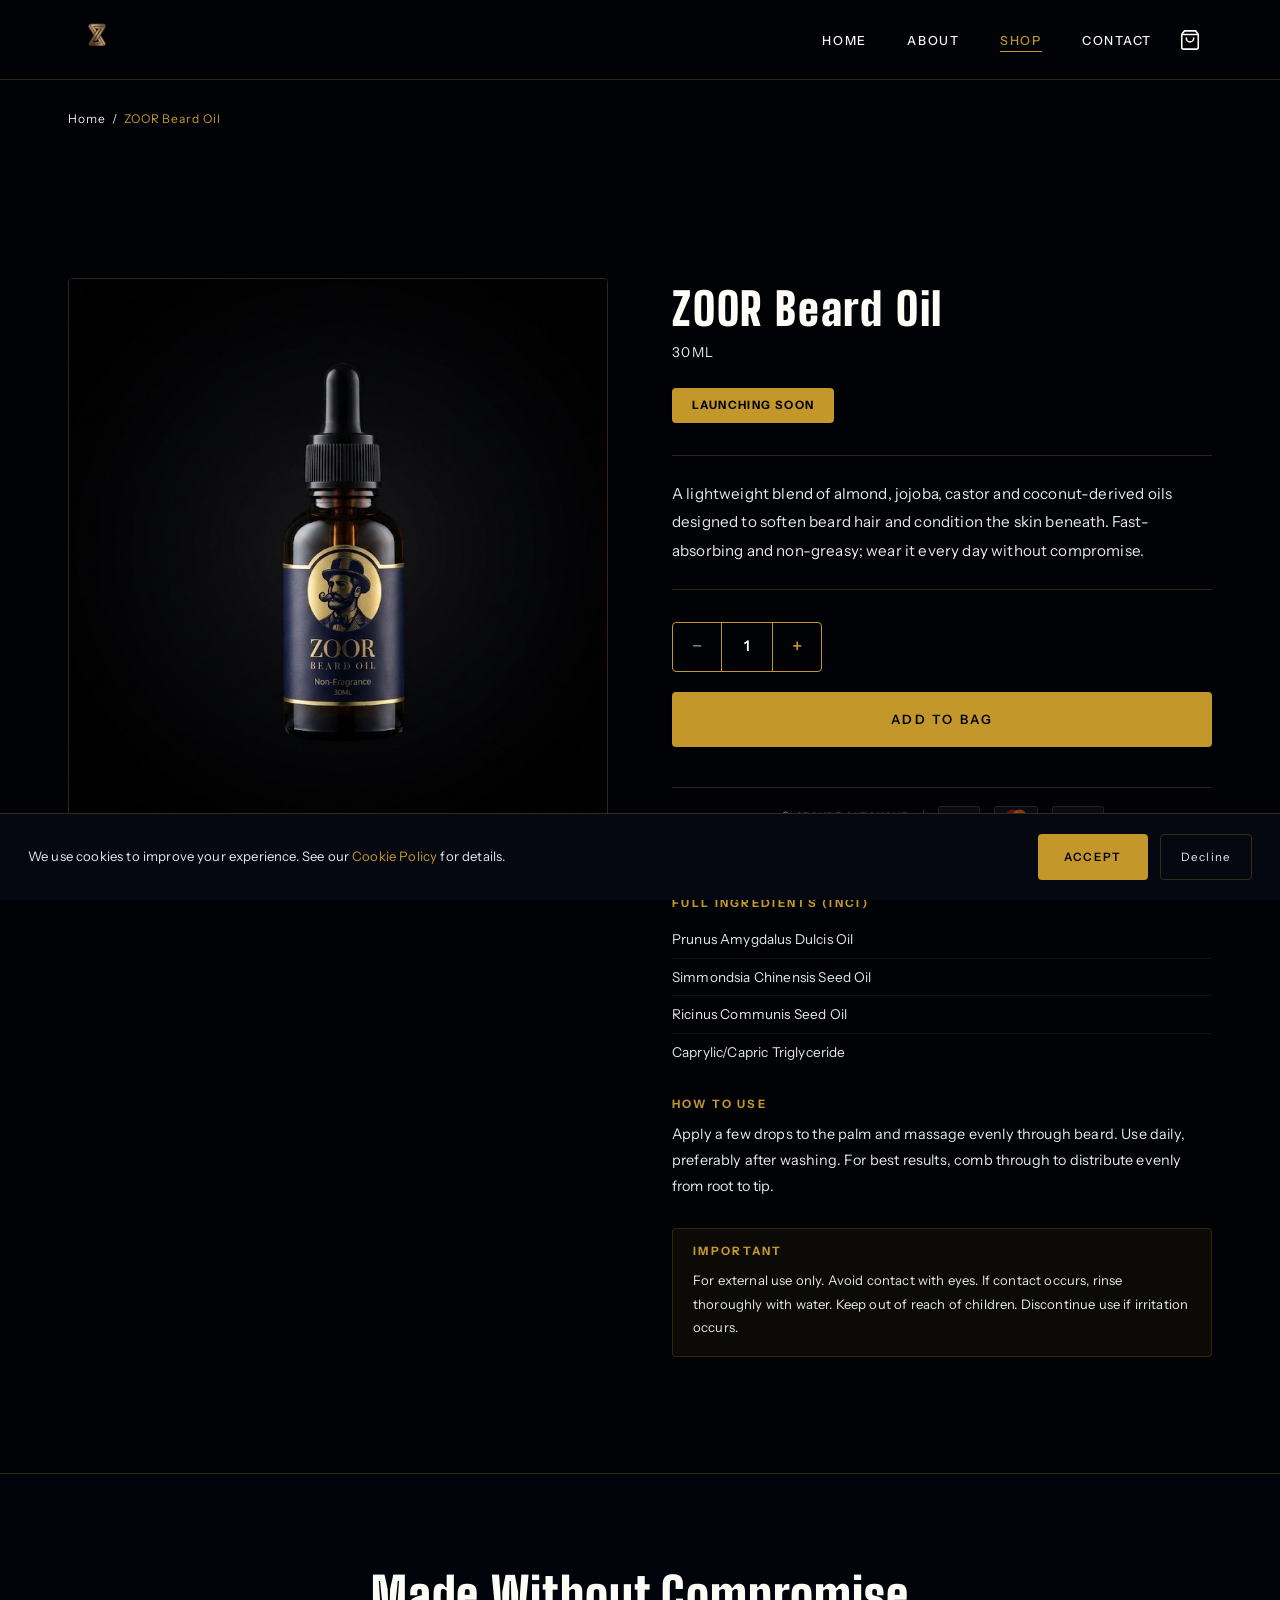
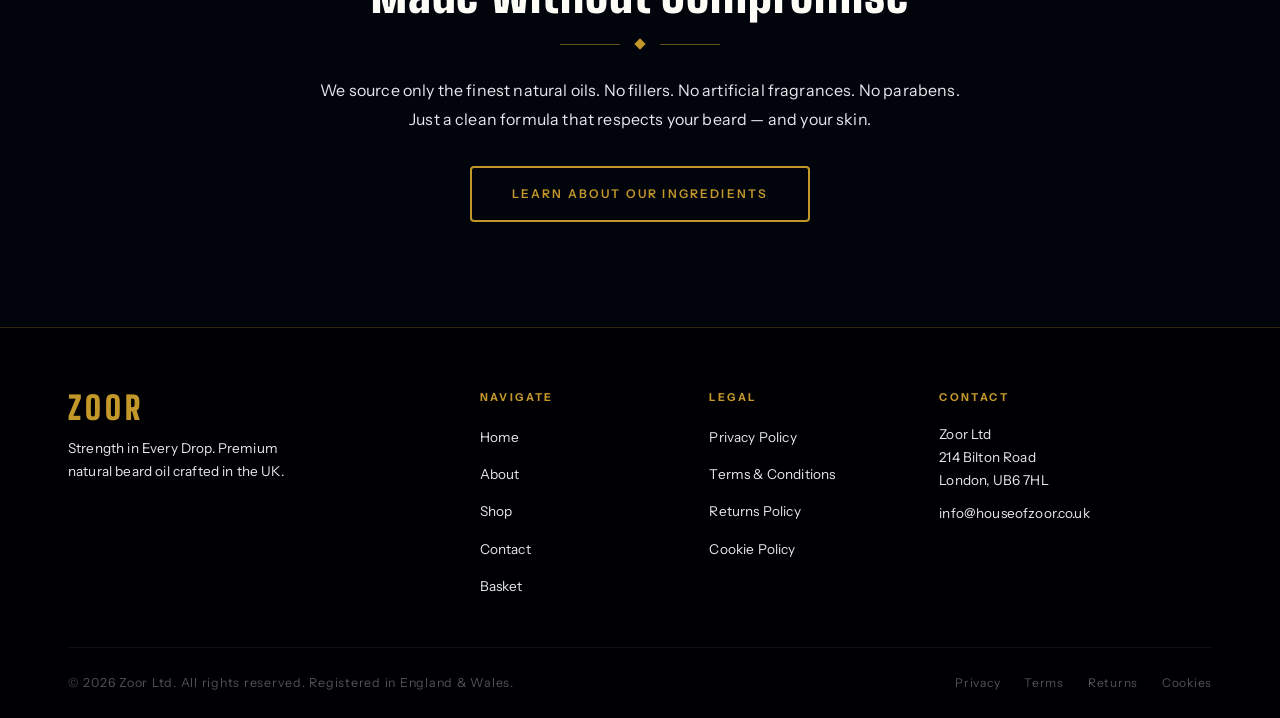
<file: shop.html>
﻿<!DOCTYPE html>
<html lang="en">
<head>
  <meta charset="UTF-8" />
  <meta name="viewport" content="width=device-width, initial-scale=1.0" />
  <title>Shop – ZOOR Beard Oil 30ml</title>
  <meta name="description" content="ZOOR Beard Oil – 30ml. A lightweight blend of almond, jojoba, castor and coconut-derived oils designed to soften beard hair and condition the skin beneath." />
  <link rel="preconnect" href="https://fonts.googleapis.com" />
  <link rel="preconnect" href="https://fonts.gstatic.com" crossorigin />
  <link href="https://fonts.googleapis.com/css2?family=Big+Shoulders+Display:wght@700;900&family=Instrument+Sans:wght@400;500;600;700&family=Playfair+Display:ital,wght@0,400;0,700;1,400&display=swap" rel="stylesheet" />
  <link rel="stylesheet" href="css/styles.css" />
</head>
<body>
  <script>window.__zoorCartN=(function(){try{var c=JSON.parse(localStorage.getItem('zoor_cart')||'[]');return c.reduce(function(s,i){return s+(i.quantity||1);},0);}catch(e){return 0;}})();</script>
  <a href="#main-content" class="skip-to-content">Skip to content</a>

  <!-- NAVBAR -->
  <nav class="navbar" id="navbar" aria-label="Main navigation">
    <div class="nav-container">
      <a href="index.html" class="nav-logo"><img src="logo%20zoor%20new.png" alt="ZOOR" /></a>
      <ul class="nav-menu" id="navMenu">
        <li><a href="index.html" class="nav-link">Home</a></li>
        <li><a href="about.html" class="nav-link">About</a></li>
        <li><a href="shop.html" class="nav-link">Shop</a></li>
        <li><a href="contact.html" class="nav-link">Contact</a></li>
      </ul>
      <div class="nav-actions">
        <a href="cart.html" class="nav-cart" aria-label="View basket">
          <svg xmlns="http://www.w3.org/2000/svg" viewBox="0 0 24 24" fill="none" stroke="currentColor" stroke-width="1.75" stroke-linecap="round" stroke-linejoin="round"><path d="M6 2L3 6v14a2 2 0 0 0 2 2h14a2 2 0 0 0 2-2V6l-3-4z"/><line x1="3" y1="6" x2="21" y2="6"/><path d="M16 10a4 4 0 0 1-8 0"/></svg>
          <span class="cart-badge" id="cartBadge" hidden>0</span><script>(function(){var n=window.__zoorCartN||0,b=document.getElementById('cartBadge');if(b){b.textContent=n;b.hidden=n===0;}})();</script>
        </a>
        <button class="nav-toggle" id="navToggle" aria-label="Toggle navigation" aria-expanded="false">
          <span></span><span></span><span></span>
        </button>
      </div>
    </div>
  </nav>

  <!-- BREADCRUMB -->
  <div class="shop-breadcrumb-wrapper" style="padding-top: calc(var(--nav-h) + 28px); padding-bottom: 8px;">
    <div class="container">
      <p style="font-size: 0.75rem; color: var(--cream-muted); letter-spacing: 0.08em;">
        <a href="index.html" class="breadcrumb-link">Home</a>
        &nbsp;/&nbsp;
        <span style="color: var(--gold);">ZOOR Beard Oil</span>
      </p>
    </div>
  </div>

  <!-- PRODUCT PAGE -->
  <main id="main-content" class="product-page">
    <div class="container">
      <div class="product-layout">

        <!-- IMAGE -->
        <div class="product-image-main fade-up">
          <img
            src="product%20zoor.jpeg"
            alt="ZOOR Beard Oil – 30ml"
            width="1024"
            height="768"
          />
        </div>

        <!-- DETAILS -->
        <div class="product-details fade-up">
          <h1>ZOOR Beard Oil</h1>
          <span class="product-volume">30ml</span>

          <div class="product-price-wrapper">
            <div class="product-price-placeholder">Launching Soon</div>
          </div>

          <p class="product-desc">A lightweight blend of almond, jojoba, castor and coconut-derived oils designed to soften beard hair and condition the skin beneath. Fast-absorbing and non-greasy; wear it every day without compromise.</p>

          <div class="qty-selector" id="productQty">
            <button class="qty-btn" type="button" id="qtyDec" aria-label="Decrease quantity" disabled>−</button>
            <span class="qty-val" id="qtyVal" aria-live="polite" aria-atomic="true" aria-label="Quantity: 1">1</span>
            <button class="qty-btn" type="button" id="qtyInc" aria-label="Increase quantity">+</button>
          </div>

          <button class="btn btn-primary product-add-bag js-add-bag" type="button" data-product-id="zoor-beard-oil" data-product-name="ZOOR Beard Oil" data-product-volume="30ml" data-product-image="product%20zoor.jpeg">
            Add to Bag
          </button>

          <div class="trust-badges">
            <span class="trust-secure">
              <svg xmlns="http://www.w3.org/2000/svg" width="11" height="11" viewBox="0 0 24 24" fill="none" stroke="currentColor" stroke-width="2" stroke-linecap="round" stroke-linejoin="round" aria-hidden="true"><rect x="3" y="11" width="18" height="11" rx="2" ry="2"/><path d="M7 11V7a5 5 0 0 1 10 0v4"/></svg>
              Secure Checkout
            </span>
            <span class="trust-divider" aria-hidden="true"></span>
            <span class="trust-card">VISA</span>
            <span class="trust-card" aria-label="Mastercard">
              <svg width="26" height="16" viewBox="0 0 26 16" xmlns="http://www.w3.org/2000/svg" aria-hidden="true">
                <circle cx="9.5" cy="8" r="7.5" fill="oklch(48% 0.18 27 / 0.5)"/>
                <circle cx="16.5" cy="8" r="7.5" fill="oklch(68% 0.16 55 / 0.5)"/>
              </svg>
            </span>
            <span class="trust-card">PayPal</span>
          </div>

          <p style="font-size: 0.75rem; color: var(--cream-muted); text-align: center; margin-top: 0; margin-bottom: 32px; letter-spacing: 0.03em;">Free UK delivery on orders over £30</p>

          <div class="product-meta">

            <!-- INGREDIENTS -->
            <div class="product-meta-section">
              <h2>Full Ingredients (INCI)</h2>
              <ul class="ingredients-list">
                <li>Prunus Amygdalus Dulcis Oil</li>
                <li>Simmondsia Chinensis Seed Oil</li>
                <li>Ricinus Communis Seed Oil</li>
                <li>Caprylic/Capric Triglyceride</li>
              </ul>
            </div>

            <!-- DIRECTIONS -->
            <div class="product-meta-section">
              <h2>How to Use</h2>
              <p>Apply a few drops to the palm and massage evenly through beard. Use daily, preferably after washing. For best results, comb through to distribute evenly from root to tip.</p>
            </div>

            <!-- WARNING -->
            <div class="product-meta-section">
              <div class="warning-box">
                <h2>Important</h2>
                <p>For external use only. Avoid contact with eyes. If contact occurs, rinse thoroughly with water. Keep out of reach of children. Discontinue use if irritation occurs.</p>
              </div>
            </div>

          </div>
        </div>
      </div>
    </div>
  </main>

  <!-- LIFESTYLE STRIP -->
  <section class="section" style="background: var(--black-soft); border-top: 1px solid var(--border);">
    <div class="container">
      <div style="text-align: center; max-width: 640px; margin: 0 auto;" class="fade-up">
        <h2>Made Without Compromise</h2>
        <div class="divider" style="margin: 20px auto 28px;">
          <span class="divider-line"></span>
          <span class="divider-diamond"></span>
          <span class="divider-line"></span>
        </div>
        <p>We source only the finest natural oils. No fillers. No artificial fragrances. No parabens. Just a clean formula that respects your beard — and your skin.</p>
        <a href="about.html" class="btn btn-gold-outline" style="margin-top: 32px;">Learn About Our Ingredients</a>
      </div>
    </div>
  </section>

  <!-- FOOTER -->
  <footer class="footer">
    <div class="container">
      <div class="footer-grid">
        <div class="footer-brand">
          <h3 class="footer-logo">ZOOR</h3>
          <p>Strength in Every Drop. Premium natural beard oil crafted in the UK.</p>
        </div>
        <div class="footer-col">
          <h4>Navigate</h4>
          <ul>
            <li><a href="index.html">Home</a></li>
            <li><a href="about.html">About</a></li>
            <li><a href="shop.html">Shop</a></li>
            <li><a href="contact.html">Contact</a></li>
            <li><a href="cart.html">Basket</a></li>
          </ul>
        </div>
        <div class="footer-col">
          <h4>Legal</h4>
          <ul>
            <li><a href="privacy-policy.html">Privacy Policy</a></li>
            <li><a href="terms-conditions.html">Terms &amp; Conditions</a></li>
            <li><a href="returns-policy.html">Returns Policy</a></li>
            <li><a href="cookie-policy.html">Cookie Policy</a></li>
          </ul>
        </div>
        <div class="footer-col">
          <h4>Contact</h4>
          <div class="footer-contact-info">
            <p>Zoor Ltd<br />214 Bilton Road<br />London, UB6 7HL</p>
            <a href="mailto:info@houseofzoor.co.uk" style="display:block; margin-top: 10px;">info@houseofzoor.co.uk</a>
          </div>
        </div>
      </div>
      <div class="footer-bottom">
        <p>&copy; 2026 Zoor Ltd. All rights reserved. Registered in England &amp; Wales.</p>
        <div class="footer-legal-links">
          <a href="privacy-policy.html">Privacy</a>
          <a href="terms-conditions.html">Terms</a>
          <a href="returns-policy.html">Returns</a>
          <a href="cookie-policy.html">Cookies</a>
        </div>
      </div>
    </div>
  </footer>

  <!-- COOKIE BANNER -->
  <div class="cookie-banner" id="cookieBanner" role="region" aria-label="Cookie consent">
    <p>We use cookies to improve your experience. See our <a href="cookie-policy.html">Cookie Policy</a> for details.</p>
    <div class="cookie-actions">
      <button class="btn btn-primary cookie-accept" id="cookieAccept">Accept</button>
      <button class="cookie-decline" id="cookieDecline">Decline</button>
    </div>
  </div>

  <!-- TOAST -->
  <div class="toast" id="toast" role="status" aria-live="polite">
    <span class="toast-dot"></span>
    <div class="toast-body">
      <p>Added to your bag</p>
      <a href="cart.html" class="toast-link">View Basket →</a>
    </div>
  </div>

  <!-- SCROLL TO TOP -->
  <button class="scroll-top-btn" id="scrollTop" aria-label="Back to top">
    <svg xmlns="http://www.w3.org/2000/svg" viewBox="0 0 24 24" fill="none" stroke="currentColor" stroke-width="2.5" stroke-linecap="round" stroke-linejoin="round"><polyline points="18 15 12 9 6 15"/></svg>
  </button>

  <script src="js/main.js"></script>
</body>
</html>
</file>
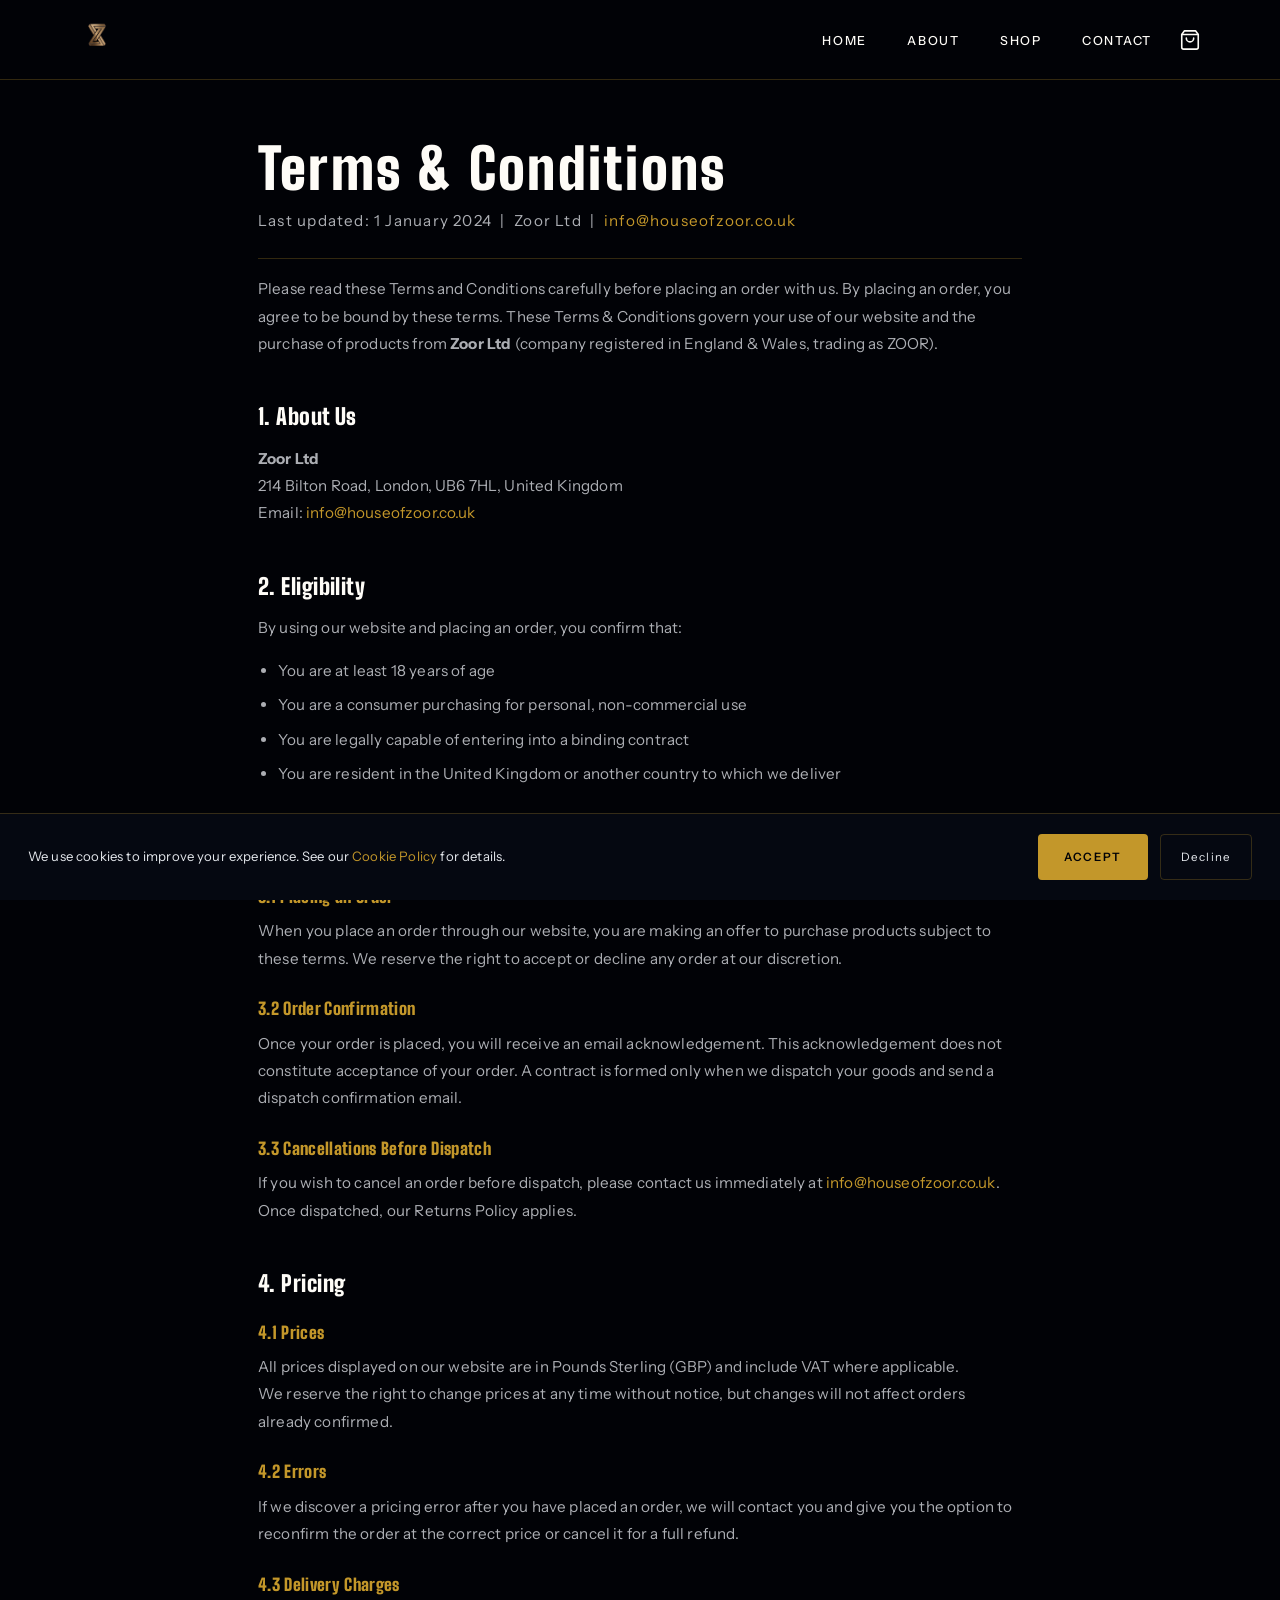
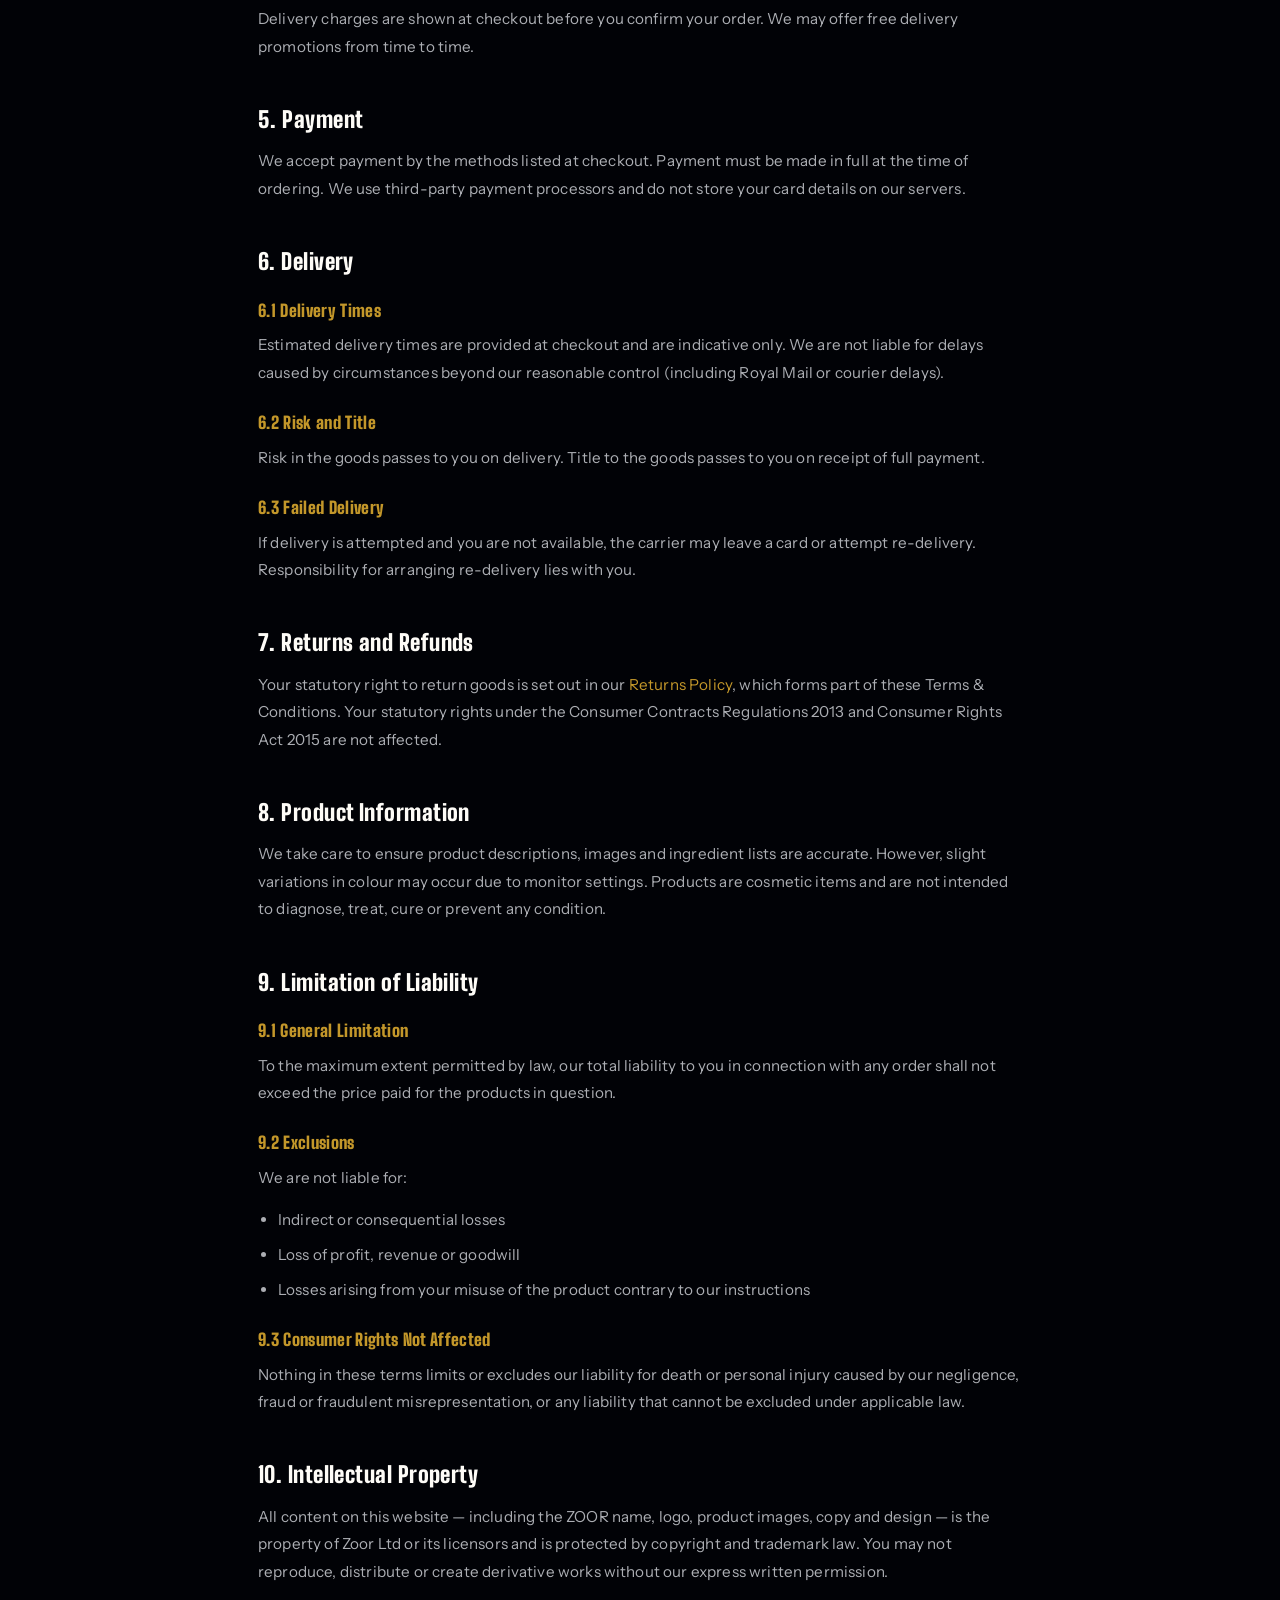
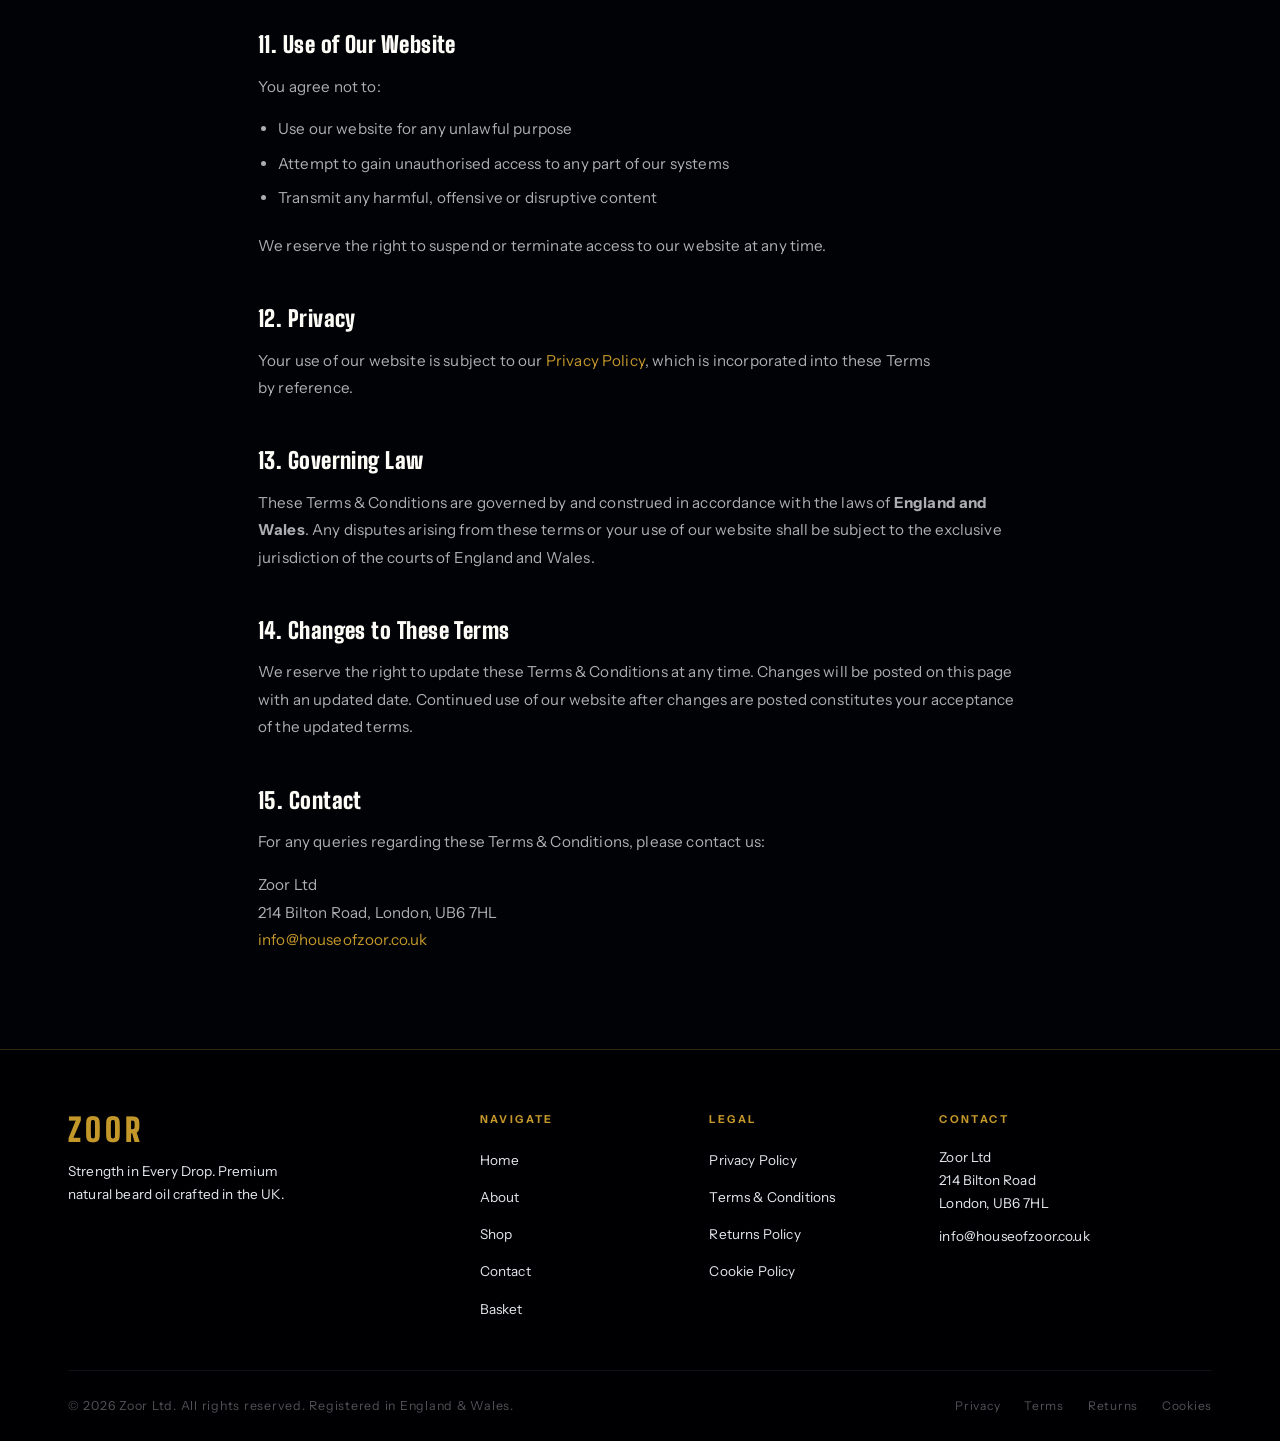
<file: terms-conditions.html>
﻿<!DOCTYPE html>
<html lang="en">
<head>
  <meta charset="UTF-8" />
  <meta name="viewport" content="width=device-width, initial-scale=1.0" />
  <title>Terms &amp; Conditions – ZOOR</title>
  <link rel="preconnect" href="https://fonts.googleapis.com" />
  <link rel="preconnect" href="https://fonts.gstatic.com" crossorigin />
  <link href="https://fonts.googleapis.com/css2?family=Big+Shoulders+Display:wght@700;900&family=Instrument+Sans:wght@400;500;600;700&family=Playfair+Display:ital,wght@0,400;0,700;1,400&display=swap" rel="stylesheet" />
  <link rel="stylesheet" href="css/styles.css" />
</head>
<body>
  <script>window.__zoorCartN=(function(){try{var c=JSON.parse(localStorage.getItem('zoor_cart')||'[]');return c.reduce(function(s,i){return s+(i.quantity||1);},0);}catch(e){return 0;}})();</script>
  <a href="#main-content" class="skip-to-content">Skip to content</a>

  <!-- NAVBAR -->
  <nav class="navbar" id="navbar" aria-label="Main navigation">
    <div class="nav-container">
      <a href="index.html" class="nav-logo"><img src="logo%20zoor%20new.png" alt="ZOOR" width="1024" height="712" /></a>
      <ul class="nav-menu" id="navMenu">
        <li><a href="index.html" class="nav-link">Home</a></li>
        <li><a href="about.html" class="nav-link">About</a></li>
        <li><a href="shop.html" class="nav-link">Shop</a></li>
        <li><a href="contact.html" class="nav-link">Contact</a></li>
      </ul>
      <div class="nav-actions">
        <a href="cart.html" class="nav-cart" aria-label="View basket">
          <svg xmlns="http://www.w3.org/2000/svg" viewBox="0 0 24 24" fill="none" stroke="currentColor" stroke-width="1.75" stroke-linecap="round" stroke-linejoin="round"><path d="M6 2L3 6v14a2 2 0 0 0 2 2h14a2 2 0 0 0 2-2V6l-3-4z"/><line x1="3" y1="6" x2="21" y2="6"/><path d="M16 10a4 4 0 0 1-8 0"/></svg>
          <span class="cart-badge" id="cartBadge" hidden>0</span><script>(function(){var n=window.__zoorCartN||0,b=document.getElementById('cartBadge');if(b){b.textContent=n;b.hidden=n===0;}})();</script>
        </a>
        <button class="nav-toggle" id="navToggle" aria-label="Toggle navigation" aria-expanded="false">
          <span></span><span></span><span></span>
        </button>
      </div>
    </div>
  </nav>

  <!-- CONTENT -->
  <main id="main-content" class="legal-content">
    <h1>Terms &amp; Conditions</h1>
    <p class="legal-meta">Last updated: 1 January 2024 &nbsp;|&nbsp; Zoor Ltd &nbsp;|&nbsp; <a href="mailto:info@houseofzoor.co.uk">info@houseofzoor.co.uk</a></p>

    <p>Please read these Terms and Conditions carefully before placing an order with us. By placing an order, you agree to be bound by these terms. These Terms &amp; Conditions govern your use of our website and the purchase of products from <strong>Zoor Ltd</strong> (company registered in England &amp; Wales, trading as ZOOR).</p>

    <h2>1. About Us</h2>
    <p>
      <strong>Zoor Ltd</strong><br />
      214 Bilton Road, London, UB6 7HL, United Kingdom<br />
      Email: <a href="mailto:info@houseofzoor.co.uk">info@houseofzoor.co.uk</a>
    </p>

    <h2>2. Eligibility</h2>
    <p>By using our website and placing an order, you confirm that:</p>
    <ul>
      <li>You are at least 18 years of age</li>
      <li>You are a consumer purchasing for personal, non-commercial use</li>
      <li>You are legally capable of entering into a binding contract</li>
      <li>You are resident in the United Kingdom or another country to which we deliver</li>
    </ul>

    <h2>3. Orders</h2>
    <h3>3.1 Placing an Order</h3>
    <p>When you place an order through our website, you are making an offer to purchase products subject to these terms. We reserve the right to accept or decline any order at our discretion.</p>

    <h3>3.2 Order Confirmation</h3>
    <p>Once your order is placed, you will receive an email acknowledgement. This acknowledgement does not constitute acceptance of your order. A contract is formed only when we dispatch your goods and send a dispatch confirmation email.</p>

    <h3>3.3 Cancellations Before Dispatch</h3>
    <p>If you wish to cancel an order before dispatch, please contact us immediately at <a href="mailto:info@houseofzoor.co.uk">info@houseofzoor.co.uk</a>. Once dispatched, our Returns Policy applies.</p>

    <h2>4. Pricing</h2>
    <h3>4.1 Prices</h3>
    <p>All prices displayed on our website are in Pounds Sterling (GBP) and include VAT where applicable. We reserve the right to change prices at any time without notice, but changes will not affect orders already confirmed.</p>

    <h3>4.2 Errors</h3>
    <p>If we discover a pricing error after you have placed an order, we will contact you and give you the option to reconfirm the order at the correct price or cancel it for a full refund.</p>

    <h3>4.3 Delivery Charges</h3>
    <p>Delivery charges are shown at checkout before you confirm your order. We may offer free delivery promotions from time to time.</p>

    <h2>5. Payment</h2>
    <p>We accept payment by the methods listed at checkout. Payment must be made in full at the time of ordering. We use third-party payment processors and do not store your card details on our servers.</p>

    <h2>6. Delivery</h2>
    <h3>6.1 Delivery Times</h3>
    <p>Estimated delivery times are provided at checkout and are indicative only. We are not liable for delays caused by circumstances beyond our reasonable control (including Royal Mail or courier delays).</p>

    <h3>6.2 Risk and Title</h3>
    <p>Risk in the goods passes to you on delivery. Title to the goods passes to you on receipt of full payment.</p>

    <h3>6.3 Failed Delivery</h3>
    <p>If delivery is attempted and you are not available, the carrier may leave a card or attempt re-delivery. Responsibility for arranging re-delivery lies with you.</p>

    <h2>7. Returns and Refunds</h2>
    <p>Your statutory right to return goods is set out in our <a href="returns-policy.html">Returns Policy</a>, which forms part of these Terms &amp; Conditions. Your statutory rights under the Consumer Contracts Regulations 2013 and Consumer Rights Act 2015 are not affected.</p>

    <h2>8. Product Information</h2>
    <p>We take care to ensure product descriptions, images and ingredient lists are accurate. However, slight variations in colour may occur due to monitor settings. Products are cosmetic items and are not intended to diagnose, treat, cure or prevent any condition.</p>

    <h2>9. Limitation of Liability</h2>
    <h3>9.1 General Limitation</h3>
    <p>To the maximum extent permitted by law, our total liability to you in connection with any order shall not exceed the price paid for the products in question.</p>

    <h3>9.2 Exclusions</h3>
    <p>We are not liable for:</p>
    <ul>
      <li>Indirect or consequential losses</li>
      <li>Loss of profit, revenue or goodwill</li>
      <li>Losses arising from your misuse of the product contrary to our instructions</li>
    </ul>

    <h3>9.3 Consumer Rights Not Affected</h3>
    <p>Nothing in these terms limits or excludes our liability for death or personal injury caused by our negligence, fraud or fraudulent misrepresentation, or any liability that cannot be excluded under applicable law.</p>

    <h2>10. Intellectual Property</h2>
    <p>All content on this website — including the ZOOR name, logo, product images, copy and design — is the property of Zoor Ltd or its licensors and is protected by copyright and trademark law. You may not reproduce, distribute or create derivative works without our express written permission.</p>

    <h2>11. Use of Our Website</h2>
    <p>You agree not to:</p>
    <ul>
      <li>Use our website for any unlawful purpose</li>
      <li>Attempt to gain unauthorised access to any part of our systems</li>
      <li>Transmit any harmful, offensive or disruptive content</li>
    </ul>
    <p>We reserve the right to suspend or terminate access to our website at any time.</p>

    <h2>12. Privacy</h2>
    <p>Your use of our website is subject to our <a href="privacy-policy.html">Privacy Policy</a>, which is incorporated into these Terms by reference.</p>

    <h2>13. Governing Law</h2>
    <p>These Terms &amp; Conditions are governed by and construed in accordance with the laws of <strong>England and Wales</strong>. Any disputes arising from these terms or your use of our website shall be subject to the exclusive jurisdiction of the courts of England and Wales.</p>

    <h2>14. Changes to These Terms</h2>
    <p>We reserve the right to update these Terms &amp; Conditions at any time. Changes will be posted on this page with an updated date. Continued use of our website after changes are posted constitutes your acceptance of the updated terms.</p>

    <h2>15. Contact</h2>
    <p>For any queries regarding these Terms &amp; Conditions, please contact us:</p>
    <p>
      Zoor Ltd<br />
      214 Bilton Road, London, UB6 7HL<br />
      <a href="mailto:info@houseofzoor.co.uk">info@houseofzoor.co.uk</a>
    </p>
  </main>

  <!-- FOOTER -->
  <footer class="footer">
    <div class="container">
      <div class="footer-grid">
        <div class="footer-brand">
          <h3 class="footer-logo">ZOOR</h3>
          <p>Strength in Every Drop. Premium natural beard oil crafted in the UK.</p>
        </div>
        <div class="footer-col">
          <h4>Navigate</h4>
          <ul>
            <li><a href="index.html">Home</a></li>
            <li><a href="about.html">About</a></li>
            <li><a href="shop.html">Shop</a></li>
            <li><a href="contact.html">Contact</a></li>
            <li><a href="cart.html">Basket</a></li>
          </ul>
        </div>
        <div class="footer-col">
          <h4>Legal</h4>
          <ul>
            <li><a href="privacy-policy.html">Privacy Policy</a></li>
            <li><a href="terms-conditions.html">Terms &amp; Conditions</a></li>
            <li><a href="returns-policy.html">Returns Policy</a></li>
            <li><a href="cookie-policy.html">Cookie Policy</a></li>
          </ul>
        </div>
        <div class="footer-col">
          <h4>Contact</h4>
          <div class="footer-contact-info">
            <p>Zoor Ltd<br />214 Bilton Road<br />London, UB6 7HL</p>
            <a href="mailto:info@houseofzoor.co.uk" style="display:block; margin-top: 10px;">info@houseofzoor.co.uk</a>
          </div>
        </div>
      </div>
      <div class="footer-bottom">
        <p>&copy; 2026 Zoor Ltd. All rights reserved. Registered in England &amp; Wales.</p>
        <div class="footer-legal-links">
          <a href="privacy-policy.html">Privacy</a>
          <a href="terms-conditions.html">Terms</a>
          <a href="returns-policy.html">Returns</a>
          <a href="cookie-policy.html">Cookies</a>
        </div>
      </div>
    </div>
  </footer>

  <!-- COOKIE BANNER -->
  <div class="cookie-banner" id="cookieBanner" role="region" aria-label="Cookie consent">
    <p>We use cookies to improve your experience. See our <a href="cookie-policy.html">Cookie Policy</a> for details.</p>
    <div class="cookie-actions">
      <button class="btn btn-primary cookie-accept" id="cookieAccept">Accept</button>
      <button class="cookie-decline" id="cookieDecline">Decline</button>
    </div>
  </div>

  <!-- FLOATING SHOP BUTTON -->
  <a href="shop.html" class="floating-shop-btn" aria-label="Shop Now">Shop Now</a>

  <!-- SCROLL TO TOP -->
  <button class="scroll-top-btn" id="scrollTop" aria-label="Back to top">
    <svg xmlns="http://www.w3.org/2000/svg" viewBox="0 0 24 24" fill="none" stroke="currentColor" stroke-width="2.5" stroke-linecap="round" stroke-linejoin="round"><polyline points="18 15 12 9 6 15"/></svg>
  </button>

  <script src="js/main.js"></script>
</body>
</html>
</file>
<file: css/styles.css>
/* ============================================================
   ZOOR – PREMIUM BEARD OIL
   Colour: oklch(8% 0.022 265) black | oklch(70% 0.13 85) gold | oklch(99% 0.006 85) cream
   Fonts : Big Shoulders Display (headings) | Instrument Sans (body) | Playfair Display (serif accents)
   ============================================================ */

/* ── RESET & ROOT ─────────────────────────────────────────── */
*, *::before, *::after { margin: 0; padding: 0; box-sizing: border-box; }

:root {
  --black:       oklch(8% 0.022 265);
  --black-soft:  oklch(11% 0.022 265);
  --black-card:  oklch(13.5% 0.022 265);
  --black-mid:   oklch(18% 0.022 265);
  --gold:        oklch(70% 0.13 85);
  --gold-light:  oklch(73% 0.14 84);
  --gold-dim:    oklch(70% 0.13 85 / 0.15);
  --cream:            oklch(99% 0.006 85);
  --cream-muted:      oklch(93% 0.008 265);
  --muted-disabled:   oklch(60% 0.03 265);
  --cream-dim:   oklch(93% 0.008 265 / 0.10);
  --border:      oklch(70% 0.13 85 / 0.25);
  --font-display:'Big Shoulders Display', Impact, sans-serif;
  --font-serif:  'Playfair Display', Georgia, serif;
  --font-sans:   'Instrument Sans', 'Helvetica Neue', sans-serif;
  --nav-h:       80px;
  --ease:        cubic-bezier(0.16, 1, 0.3, 1);
  --ease-fast:   cubic-bezier(0.25, 1, 0.5, 1);
  --radius:      4px;
  --max-w:       1200px;
  /* Alpha tokens */
  --black-a30:   oklch(8% 0.022 265 / 0.30);
  --black-a35:   oklch(8% 0.022 265 / 0.35);
  --black-a40:   oklch(8% 0.022 265 / 0.40);
  --black-a50:   oklch(8% 0.022 265 / 0.50);
  --black-a55:   oklch(8% 0.022 265 / 0.55);
  --black-a75:   oklch(8% 0.022 265 / 0.75);
  --black-a78:   oklch(8% 0.022 265 / 0.78);
  --black-a92:   oklch(8% 0.022 265 / 0.92);
  --black-a98:   oklch(8% 0.022 265 / 0.98);
  --cream-a07:   oklch(93% 0.008 265 / 0.07);
  --cream-a30:   oklch(93% 0.008 265 / 0.30);
  --cream-a35:   oklch(93% 0.008 265 / 0.35);
  --cream-a40:   oklch(93% 0.008 265 / 0.40);
  --cream-a75:   oklch(93% 0.008 265 / 0.75);
  --cream-a80:   oklch(93% 0.008 265 / 0.80);
  --gold-a06:    oklch(70% 0.13 85 / 0.06);
  --gold-a10:    oklch(70% 0.13 85 / 0.10);
  --gold-a20:    oklch(70% 0.13 85 / 0.20);
  --gold-a25:    oklch(70% 0.13 85 / 0.25);
  --gold-a30:    oklch(70% 0.13 85 / 0.30);
  --gold-a35:    oklch(70% 0.13 85 / 0.35);
  --black-footer: oklch(5.5% 0.02 265);
  --success:      oklch(45% 0.12 148);
  --error:        oklch(60% 0.15 28);
  --muted-ui:     oklch(65% 0.005 265);
  --cream-a04:    oklch(99% 0.006 85 / 0.04);
  --cream-a09:    oklch(99% 0.006 85 / 0.09);
}

html { font-size: 16px; }
@media (prefers-reduced-motion: no-preference) { html { scroll-behavior: smooth; } }

body {
  background-color: var(--black);
  color: var(--cream);
  font-family: var(--font-sans);
  font-weight: 400;
  line-height: 1.7;
  letter-spacing: 0.01em;
  font-kerning: normal;
  -webkit-font-smoothing: antialiased;
}

img { display: block; max-width: 100%; height: auto; }
a { color: inherit; text-decoration: none; }
ul { list-style: none; }
button { cursor: pointer; border: none; background: none; font-family: inherit; }

/* ── TYPOGRAPHY ───────────────────────────────────────────── */
h1, h2, h3, h4, h5 {
  font-family: var(--font-display);
  font-weight: 900;
  line-height: 1.05;
  color: var(--cream);
}

h1, h2, h3 { text-wrap: balance; }

h1 { font-size: clamp(3rem, 8vw, 7rem); letter-spacing: 0.04em; }
h2 { font-size: clamp(2rem, 4vw, 3rem); letter-spacing: 0.02em; }
h3 { font-size: clamp(1.4rem, 2.5vw, 2rem); letter-spacing: 0.02em; }
h4 { font-size: 0.72rem; letter-spacing: 0.16em; text-transform: uppercase; }
h5 { font-size: 0.9rem; letter-spacing: 0.12em; text-transform: uppercase; }

p { font-size: 1rem; color: var(--cream-muted); line-height: 1.8; }

.gold-text  { color: var(--gold); }
.cream-text { color: var(--cream); }

/* ── LAYOUT ───────────────────────────────────────────────── */
.container {
  max-width: var(--max-w);
  margin: 0 auto;
  padding: 0 28px;
}

.section { padding: 96px 0; }
.section-sm { padding: 60px 0; }

.text-center { text-align: center; }

.divider {
  display: flex;
  align-items: center;
  gap: 16px;
  margin: 20px auto;
  width: fit-content;
}

.divider-line {
  width: 60px;
  height: 1px;
  background: var(--gold);
  opacity: 0.5;
}

.divider-diamond {
  width: 8px;
  height: 8px;
  background: var(--gold);
  transform: rotate(45deg);
  flex-shrink: 0;
}

/* ── NAVBAR ───────────────────────────────────────────────── */
.navbar {
  position: fixed;
  top: 0;
  left: 0;
  right: 0;
  height: var(--nav-h);
  z-index: 1000;
  background: var(--black);
  border-bottom: 1px solid var(--border);
  transition: box-shadow 0.3s var(--ease);
}

.navbar.scrolled {
  background: var(--black);
  box-shadow: 0 4px 40px var(--black-a50);
}

.nav-container {
  max-width: var(--max-w);
  margin: 0 auto;
  padding: 0 28px;
  height: 100%;
  display: flex;
  align-items: center;
  justify-content: space-between;
}

.nav-logo {
  display: flex;
  align-items: center;
  flex-shrink: 0;
  background: transparent;
  transition: opacity 0.2s;
}

.nav-logo img {
  height: 40px;
  max-height: 40px;
  width: auto;
  max-width: none;
  display: block;
  object-fit: contain;
  background: transparent;
}

.nav-logo:hover { opacity: 0.85; }

.nav-menu {
  display: flex;
  align-items: center;
  gap: 40px;
  margin-left: auto;
}

.nav-link {
  font-size: 0.78rem;
  font-weight: 500;
  letter-spacing: 0.14em;
  text-transform: uppercase;
  color: var(--cream);
  position: relative;
  padding-bottom: 4px;
  transition: color 0.2s;
}

.nav-link::after {
  content: '';
  position: absolute;
  bottom: 0;
  left: 0;
  width: 0;
  height: 1px;
  background: var(--gold);
  transition: width 0.3s var(--ease);
}

.nav-link:hover,
.nav-link.active { color: var(--gold); }

.nav-link:hover::after,
.nav-link.active::after { width: 100%; }

.nav-toggle {
  display: none;
  flex-direction: column;
  gap: 5px;
  padding: 14px 9px;
  z-index: 1100;
}

.nav-toggle span {
  display: block;
  width: 26px;
  height: 2px;
  background: var(--cream);
  border-radius: 2px;
  transition: transform 0.3s var(--ease), opacity 0.3s, background 0.3s;
}

.nav-toggle.open span:nth-child(1) { transform: translateY(7px) rotate(45deg); }
.nav-toggle.open span:nth-child(2) { opacity: 0; }
.nav-toggle.open span:nth-child(3) { transform: translateY(-7px) rotate(-45deg); }

/* ── NAV ACTIONS (cart + hamburger wrapper) ───────────────── */
.nav-actions {
  display: flex;
  align-items: center;
  gap: 4px;
  margin-left: 16px;
  flex-shrink: 0;
}

.nav-cart {
  position: relative;
  display: flex;
  align-items: center;
  justify-content: center;
  width: 44px;
  height: 44px;
  color: var(--cream);
  transition: color 0.2s;
}
.nav-cart:hover { color: var(--gold); }
.nav-cart svg { width: 22px; height: 22px; display: block; }

.cart-badge {
  position: absolute;
  top: 3px;
  right: 0;
  min-width: 17px;
  height: 17px;
  padding: 0 4px;
  background: var(--gold);
  color: var(--black);
  font-family: var(--font-sans);
  font-size: 0.6rem;
  font-weight: 700;
  border-radius: 9px;
  display: flex;
  align-items: center;
  justify-content: center;
  line-height: 1;
  pointer-events: none;
}
.cart-badge[hidden] { display: none; }

/* ── HERO (Homepage) ──────────────────────────────────────── */
.hero {
  position: relative;
  min-height: 100vh;
  display: flex;
  align-items: center;
  justify-content: center;
  overflow: hidden;
  text-align: center;
}

.hero-bg {
  position: absolute;
  inset: 0;
  background-size: cover;
  background-position: center top;
  background-repeat: no-repeat;
  transform: scale(1.04);
  transition: transform 8s linear;
  will-change: transform;
}

.hero.loaded .hero-bg { transform: scale(1); }

.hero-overlay {
  position: absolute;
  inset: 0;
  background: linear-gradient(
    to bottom,
    var(--black-a55) 0%,
    var(--black-a40) 40%,
    var(--black-a75) 100%
  );
}

.hero-content {
  position: relative;
  z-index: 2;
  padding: 120px 28px 80px;
  max-width: 820px;
}

.hero-title {
  font-size: clamp(5.5rem, 17vw, 14rem);
  letter-spacing: 0.1em;
  color: var(--cream);
  text-shadow: 0 4px 40px var(--black-a50);
  margin-bottom: 0;
  line-height: 0.9;
  font-weight: 900;
  animation: hero-enter-title 0.85s var(--ease) 0.28s both;
}

.hero-slogan {
  font-family: var(--font-serif);
  font-size: clamp(1.1rem, 2.5vw, 1.5rem);
  font-style: italic;
  color: var(--gold);
  margin: 18px 0 32px;
  letter-spacing: 0.04em;
  font-weight: 400;
  animation: hero-enter 0.65s var(--ease) 0.5s both;
}

.hero-desc {
  font-size: 1rem;
  color: var(--cream-a80);
  max-width: 520px;
  margin: 0 auto 44px;
  line-height: 1.85;
  animation: hero-enter 0.65s var(--ease) 0.62s both;
}

.hero .divider { animation: hero-enter 0.6s var(--ease) 0.45s both; }
.hero-content .btn { animation: hero-enter 0.65s var(--ease) 0.82s both; }

/* ── PAGE HERO (internal pages) ───────────────────────────── */
.page-hero {
  position: relative;
  padding: calc(var(--nav-h) + 70px) 0 70px;
  text-align: center;
  overflow: hidden;
}

.page-hero-bg {
  position: absolute;
  inset: 0;
  background-size: cover;
  background-position: center;
}

.page-hero-overlay {
  position: absolute;
  inset: 0;
  background: var(--black-a78);
}

.page-hero-content {
  position: relative;
  z-index: 2;
  animation: hero-enter 0.7s var(--ease) 0.15s both;
}

.page-hero h1 {
  font-size: clamp(2.5rem, 6vw, 4.5rem);
  letter-spacing: 0.08em;
}

/* ── BUTTONS ──────────────────────────────────────────────── */
.btn {
  display: inline-block;
  font-family: var(--font-sans);
  font-size: 0.75rem;
  font-weight: 600;
  letter-spacing: 0.18em;
  text-transform: uppercase;
  padding: 16px 40px;
  border-radius: var(--radius);
  transition: background 0.25s var(--ease), border-color 0.25s var(--ease), color 0.25s var(--ease), transform 0.25s var(--ease), box-shadow 0.25s var(--ease);
  position: relative;
  overflow: hidden;
}

.btn-primary {
  background: var(--gold);
  color: var(--black);
  border: 2px solid var(--gold);
}

.btn-primary:hover {
  background: var(--gold-light);
  border-color: var(--gold-light);
  transform: translateY(-2px);
  box-shadow: 0 8px 30px var(--gold-a35);
}

.btn-confirmed {
  background: var(--gold) !important;
  border-color: var(--gold) !important;
  color: var(--black) !important;
  box-shadow: none !important;
  pointer-events: none;
  transition: none;
  animation: btn-confirm-bounce 0.55s cubic-bezier(0.16, 1, 0.3, 1) forwards;
}
.btn-confirmed:hover {
  background: var(--gold) !important;
  border-color: var(--gold) !important;
  color: var(--black) !important;
  box-shadow: none !important;
  transform: none !important;
}

.btn-confirm-inner {
  display: inline-flex;
  align-items: center;
  justify-content: center;
  gap: 8px;
}

.btn-confirm-check {
  width: 16px;
  height: 16px;
  flex-shrink: 0;
  display: block;
}

.btn-confirm-check polyline {
  stroke-dasharray: 22;
  stroke-dashoffset: 22;
  animation: draw-check 0.38s cubic-bezier(0.16, 1, 0.3, 1) 0.1s forwards;
}

@keyframes draw-check {
  to { stroke-dashoffset: 0; }
}

@keyframes btn-confirm-bounce {
  0%   { transform: scale(1);    filter: brightness(1); }
  18%  { transform: scale(1.08); filter: brightness(1.35); }
  40%  { transform: scale(0.96); filter: brightness(1.1); }
  60%  { transform: scale(1.03); filter: brightness(1.05); }
  100% { transform: scale(1);    filter: brightness(1); }
}

.btn-outline {
  background: transparent;
  color: var(--cream);
  border: 2px solid var(--cream-a40);
}

.btn-outline:hover {
  border-color: var(--gold);
  color: var(--gold);
  transform: translateY(-2px);
}

.btn-gold-outline {
  background: transparent;
  color: var(--gold);
  border: 2px solid var(--gold);
}

.btn-gold-outline:hover {
  background: var(--gold);
  color: var(--black);
  transform: translateY(-2px);
  box-shadow: 0 8px 30px var(--gold-a30);
}

.btn-primary:active,
.btn-outline:active,
.btn-gold-outline:active {
  transform: translateY(1px);
  transition-duration: 0.08s;
}

.btn-primary.js-submitted {
  background: var(--success);
  border-color: var(--success);
}

/* ── FOCUS VISIBLE ────────────────────────────────────────── */
:focus-visible {
  outline: 2px solid var(--gold);
  outline-offset: 3px;
  border-radius: var(--radius);
}

.form-group input:focus-visible,
.form-group textarea:focus-visible {
  outline: none;
}

/* ── EYEBROW ──────────────────────────────────────────────── */
.eyebrow {
  font-size: 0.72rem;
  letter-spacing: 0.26em;
  text-transform: uppercase;
  color: var(--gold);
  font-weight: 600;
  font-family: var(--font-sans);
  display: block;
}

/* ── BREADCRUMB ───────────────────────────────────────────── */
.breadcrumb-link {
  color: var(--cream-muted);
  transition: color 0.2s;
}
.breadcrumb-link:hover { color: var(--gold); }

/* ── BRAND INTRO (Homepage) ───────────────────────────────── */
.brand-intro {
  background: var(--black-soft);
  border-top: 1px solid var(--border);
  border-bottom: 1px solid var(--border);
}

.brand-intro-inner {
  max-width: 720px;
  margin: 0 auto;
  text-align: center;
}

.brand-intro-inner .eyebrow {
  font-size: 0.72rem;
  letter-spacing: 0.24em;
  text-transform: uppercase;
  color: var(--gold);
  font-weight: 600;
  margin-bottom: 24px;
  display: block;
}

.brand-intro-inner p {
  font-size: 1.05rem;
  color: var(--cream-muted);
  line-height: 1.9;
  max-width: 68ch;
  margin-left: auto;
  margin-right: auto;
  text-wrap: pretty;
}

.brand-statement {
  font-size: clamp(1.1rem, 2.2vw, 1.4rem);
  color: var(--cream);
  line-height: 1.85;
  margin-top: 32px;
  max-width: 68ch;
  margin-left: auto;
  margin-right: auto;
  text-wrap: pretty;
}

/* ── FEATURED PRODUCTS (Homepage) ────────────────────────── */
.featured-products { background: var(--black); }

.section-header {
  text-align: center;
  margin-bottom: 60px;
}

.section-header h2 { margin-bottom: 14px; }
.section-header p { max-width: 480px; margin: 0 auto; }

.products-grid {
  display: grid;
  grid-template-columns: repeat(auto-fit, minmax(280px, 440px));
  gap: 32px;
  justify-content: center;
}

.product-card {
  background: var(--black-card);
  border: 1px solid var(--border);
  border-radius: var(--radius);
  overflow: hidden;
  transition: transform 0.3s var(--ease), box-shadow 0.3s var(--ease), border-color 0.3s;
}

.product-card:hover {
  transform: translateY(-6px);
  box-shadow: 0 20px 60px var(--black-a40);
  border-color: var(--gold);
}

.product-card-img {
  aspect-ratio: 1 / 1;
  overflow: hidden;
}

.product-card-img img {
  width: 100%;
  height: 100%;
  object-fit: cover;
  transition: transform 0.5s var(--ease);
}

.product-card:hover .product-card-img img { transform: scale(1.05); }

.product-card-body {
  padding: 28px;
}

.product-card-body h3 {
  font-size: 1.15rem;
  margin-bottom: 8px;
}

.product-card-body .product-size {
  font-size: 0.75rem;
  letter-spacing: 0.1em;
  text-transform: uppercase;
  color: var(--gold);
  margin-bottom: 16px;
  display: block;
}

.price-placeholder {
  display: inline-block;
  font-size: 0.7rem;
  font-weight: 600;
  letter-spacing: 0.1em;
  color: var(--black);
  background: var(--gold);
  padding: 5px 14px;
  border-radius: 2px;
  text-transform: uppercase;
  margin-bottom: 20px;
}

.product-card-body .btn { width: 100%; text-align: center; padding: 14px 20px; }

/* ── WHY ZOOR (Asymmetric benefits) ──────────────────────── */
.why-zoor {
  background: var(--black-soft);
  border-top: 1px solid var(--border);
  border-bottom: 1px solid var(--border);
}

.why-zoor-grid {
  display: grid;
  grid-template-columns: 55% 45%;
  border: 1px solid var(--border);
}

.why-zoor-feature {
  background: var(--black-card);
  border-right: 1px solid var(--border);
  padding: 64px 52px;
  display: flex;
  flex-direction: column;
  justify-content: space-between;
  min-height: 320px;
}

.why-zoor-feature .why-num {
  font-family: var(--font-display);
  font-size: clamp(4.5rem, 9vw, 8rem);
  font-weight: 900;
  color: var(--gold);
  line-height: 0.85;
  letter-spacing: -0.02em;
  display: block;
  margin-bottom: 20px;
}

.why-zoor-feature h3 {
  font-size: clamp(2rem, 4vw, 3.2rem);
  letter-spacing: 0.02em;
  line-height: 1.05;
  margin-bottom: 20px;
}

.why-zoor-feature > p {
  font-size: 0.95rem;
  color: var(--cream-muted);
  max-width: 360px;
  line-height: 1.8;
}

.why-zoor-secondary {
  display: flex;
  flex-direction: column;
}

.why-zoor-item {
  display: flex;
  gap: 20px;
  align-items: flex-start;
  padding: 32px 36px;
  flex: 1;
  border-bottom: 1px solid var(--border);
}

.why-zoor-item:last-child { border-bottom: none; }

.why-zoor-item .why-num {
  font-family: var(--font-display);
  font-size: 2rem;
  font-weight: 900;
  color: var(--gold);
  line-height: 1.1;
  flex-shrink: 0;
  width: 2.4em;
  letter-spacing: -0.01em;
}

.why-item-body h4 {
  font-family: var(--font-display);
  font-size: 1rem;
  font-weight: 700;
  letter-spacing: 0.06em;
  text-transform: uppercase;
  color: var(--cream);
  margin-bottom: 8px;
  line-height: 1.2;
}

.why-item-body p {
  font-size: 0.85rem;
  color: var(--cream-muted);
  line-height: 1.75;
}

/* ── PRODUCT PAGE ─────────────────────────────────────────── */
.product-page { padding-top: calc(var(--nav-h) + 60px); padding-bottom: 80px; }

.product-layout {
  display: grid;
  grid-template-columns: 1fr 1fr;
  gap: 64px;
  align-items: start;
}

.product-image-main {
  position: sticky;
  top: calc(var(--nav-h) + 24px);
  border-radius: var(--radius);
  overflow: hidden;
  border: 1px solid var(--border);
  aspect-ratio: 1 / 1;
}

.product-image-main img {
  width: 100%;
  height: 100%;
  object-fit: cover;
}

.product-details { padding: 8px 0; }

.product-details .eyebrow {
  font-size: 0.72rem;
  letter-spacing: 0.22em;
  text-transform: uppercase;
  color: var(--gold);
  font-weight: 600;
  margin-bottom: 16px;
  display: block;
}

.product-details h1 {
  font-size: clamp(2rem, 4vw, 2.8rem);
  margin-bottom: 8px;
}

.product-details .product-volume {
  font-size: 0.85rem;
  letter-spacing: 0.1em;
  text-transform: uppercase;
  color: var(--cream-muted);
  margin-bottom: 24px;
  display: block;
}

.product-price-wrapper { margin-bottom: 32px; }

.product-price-placeholder {
  display: inline-block;
  font-size: 0.72rem;
  font-weight: 700;
  letter-spacing: 0.12em;
  color: var(--black);
  background: var(--gold);
  padding: 8px 20px;
  border-radius: var(--radius);
  text-transform: uppercase;
}

.product-desc {
  font-size: 0.95rem;
  color: var(--cream-muted);
  line-height: 1.85;
  margin-bottom: 32px;
  border-top: 1px solid var(--border);
  border-bottom: 1px solid var(--border);
  padding: 24px 0;
}

.qty-selector {
  display: flex;
  align-items: stretch;
  border: 1px solid var(--gold);
  border-radius: var(--radius);
  overflow: hidden;
  width: fit-content;
  margin-bottom: 20px;
}

.qty-btn {
  background: transparent;
  border: none;
  color: var(--gold);
  font-family: var(--font-sans);
  font-size: 1.2rem;
  font-weight: 500;
  width: 48px;
  height: 48px;
  display: flex;
  align-items: center;
  justify-content: center;
  cursor: pointer;
  transition: background 0.15s, color 0.15s;
  flex-shrink: 0;
  line-height: 1;
}

.qty-btn:hover:not(:disabled) { background: var(--cream-a07); color: var(--gold-light); }
.qty-btn:disabled { color: var(--muted-disabled); cursor: default; }

.qty-val {
  font-family: var(--font-sans);
  font-size: 0.92rem;
  font-weight: 600;
  color: var(--cream);
  min-width: 52px;
  text-align: center;
  border-left: 1px solid var(--gold);
  border-right: 1px solid var(--gold);
  height: 48px;
  display: flex;
  align-items: center;
  justify-content: center;
  letter-spacing: 0.04em;
}

.product-add-bag {
  width: 100%;
  padding: 18px;
  font-size: 0.8rem;
  letter-spacing: 0.2em;
  margin-bottom: 40px;
}

.product-meta { margin-top: 8px; }

.product-meta-section { margin-bottom: 28px; }

.product-meta-section h2 {
  font-size: 0.72rem;
  letter-spacing: 0.2em;
  text-transform: uppercase;
  color: var(--gold);
  margin-bottom: 12px;
  font-family: var(--font-sans);
  font-weight: 700;
}

.product-meta-section p,
.product-meta-section li {
  font-size: 0.9rem;
  color: var(--cream-muted);
  line-height: 1.8;
}

.ingredients-list { padding-left: 0; }

.ingredients-list li {
  padding: 6px 0;
  border-bottom: 1px solid var(--cream-a07);
  font-family: var(--font-sans);
  font-size: 0.85rem;
  color: var(--cream-muted);
}

.ingredients-list li:last-child { border-bottom: none; }

.warning-box {
  background: var(--gold-a06);
  border: 1px solid var(--gold-a20);
  border-radius: var(--radius);
  padding: 16px 20px;
}

.warning-box p { font-size: 0.82rem; }

/* ── ABOUT PAGE ───────────────────────────────────────────── */
.about-section {
  padding: 80px 0;
  border-bottom: 1px solid var(--border);
}

.about-section:last-of-type { border-bottom: none; }

.about-section-inner {
  max-width: 780px;
  margin: 0 auto;
  text-align: center;
}

.about-section-inner h2 { margin-bottom: 24px; }

.about-section-inner p {
  max-width: 68ch;
  margin-left: auto;
  margin-right: auto;
  text-wrap: pretty;
}

.about-meaning {
  background: var(--black-soft);
}

.about-meaning .arabic-word {
  font-size: clamp(3rem, 8vw, 6rem);
  font-family: var(--font-serif);
  color: var(--gold);
  display: block;
  letter-spacing: 0.05em;
  margin-bottom: 8px;
}

.about-meaning .transliteration {
  font-size: 1rem;
  letter-spacing: 0.2em;
  text-transform: uppercase;
  color: var(--cream-muted);
  font-weight: 500;
  display: block;
  margin-bottom: 32px;
}

.placeholder-box {
  background: var(--black-mid);
  border: 1px dashed var(--gold-a35);
  border-radius: var(--radius);
  padding: 28px 32px;
  margin: 24px 0;
  color: var(--gold);
  font-size: 0.78rem;
  letter-spacing: 0.12em;
  text-transform: uppercase;
  font-weight: 600;
  text-align: center;
}

.about-image-full {
  width: 100%;
  max-height: 520px;
  object-fit: cover;
  border-radius: var(--radius);
  border: 1px solid var(--border);
  margin: 0 auto;
}

.about-two-col {
  display: grid;
  grid-template-columns: 1fr 1fr;
  gap: 64px;
  align-items: center;
}

/* ── CONTACT PAGE ─────────────────────────────────────────── */
.contact-grid {
  display: grid;
  grid-template-columns: 1fr 1fr;
  gap: 64px;
  align-items: start;
}

.contact-info h3 { margin-bottom: 28px; }

.contact-info-item {
  display: flex;
  flex-direction: column;
  margin-bottom: 24px;
}

.contact-info-item .label {
  font-size: 0.7rem;
  letter-spacing: 0.2em;
  text-transform: uppercase;
  color: var(--gold);
  font-weight: 700;
  margin-bottom: 6px;
}

.contact-info-item .value {
  font-size: 0.95rem;
  color: var(--cream-muted);
  line-height: 1.7;
}

.contact-info-item a:hover { color: var(--gold); }

/* ── FORM ─────────────────────────────────────────────────── */
.form-group { margin-bottom: 24px; }

.form-group label {
  display: block;
  font-size: 0.72rem;
  letter-spacing: 0.16em;
  text-transform: uppercase;
  color: var(--gold);
  font-weight: 600;
  margin-bottom: 8px;
}

.form-group input,
.form-group textarea {
  width: 100%;
  background: var(--black-card);
  border: 1px solid var(--border);
  border-radius: var(--radius);
  padding: 14px 18px;
  color: var(--cream);
  font-family: var(--font-sans);
  font-size: 0.9rem;
  transition: border-color 0.2s, box-shadow 0.2s;
  outline: none;
}

.form-group textarea {
  min-height: 140px;
  resize: vertical;
}

.form-group input:focus,
.form-group textarea:focus {
  border-color: var(--gold);
  box-shadow: 0 0 0 3px var(--gold-a10);
}

.form-group input::placeholder,
.form-group textarea::placeholder { color: var(--cream-a30); }

.form-submit { width: 100%; padding: 16px; font-size: 0.8rem; letter-spacing: 0.18em; }

.form-error {
  font-size: 0.75rem;
  color: var(--error);
  margin-top: 6px;
  display: block;
}

.form-group input[aria-invalid="true"],
.form-group textarea[aria-invalid="true"] {
  border-color: var(--error);
}

/* ── Contact form success state ───────────────────────────── */
.form-success {
  display: flex;
  flex-direction: column;
  align-items: center;
  justify-content: center;
  text-align: center;
  padding: 52px 0;
  opacity: 0;
  transition: opacity 0.45s ease;
}
.form-success.visible { opacity: 1; }

.form-success-icon {
  width: 80px;
  height: 80px;
  border-radius: 50%;
  border: 2px solid var(--success);
  color: var(--success);
  display: flex;
  align-items: center;
  justify-content: center;
  transform: scale(0);
  transition: transform 0.55s cubic-bezier(0.16, 1, 0.3, 1);
  margin-bottom: 28px;
}
.form-success.visible .form-success-icon { transform: scale(1); }

.form-success-icon svg {
  width: 38px;
  height: 38px;
}

.form-success-title {
  font-size: 1.6rem;
  color: var(--cream);
  font-family: var(--font-display);
  font-weight: 700;
  letter-spacing: 0.06em;
  margin-bottom: 10px;
}

.form-success-sub {
  font-size: 0.85rem;
  color: var(--cream-muted);
  letter-spacing: 0.03em;
}

/* ── CART PAGE ─────────────────────────────────────────────── */
.cart-layout {
  display: grid;
  grid-template-columns: 1fr 320px;
  gap: 48px;
  align-items: start;
}

.cart-items-header {
  display: grid;
  grid-template-columns: 80px 1fr auto 100px 40px;
  gap: 16px;
  padding-bottom: 12px;
  border-bottom: 1px solid var(--border);
  font-size: 0.68rem;
  letter-spacing: 0.18em;
  text-transform: uppercase;
  color: var(--gold);
  font-weight: 700;
  font-family: var(--font-sans);
}

.cart-item {
  display: grid;
  grid-template-columns: 80px 1fr auto 100px 40px;
  gap: 16px;
  align-items: center;
  padding: 20px 0;
  border-bottom: 1px solid var(--border);
}

.cart-item-img {
  width: 80px;
  height: 80px;
  border-radius: var(--radius);
  overflow: hidden;
  border: 1px solid var(--border);
  flex-shrink: 0;
}
.cart-item-img img { width: 100%; height: 100%; object-fit: cover; }

.cart-item-name {
  font-size: 0.95rem;
  color: var(--cream);
  font-weight: 600;
  line-height: 1.3;
  margin-bottom: 4px;
}
.cart-item-volume {
  font-size: 0.72rem;
  letter-spacing: 0.1em;
  text-transform: uppercase;
  color: var(--gold);
  margin-bottom: 4px;
}
.cart-item-price { font-size: 0.85rem; }

.cart-item-qty {
  display: flex;
  align-items: center;
  border: 1px solid var(--border);
  border-radius: var(--radius);
  overflow: hidden;
}

.cart-qty-btn {
  width: 32px;
  height: 36px;
  background: var(--black-card);
  color: var(--cream);
  font-size: 1.1rem;
  border: none;
  cursor: pointer;
  display: flex;
  align-items: center;
  justify-content: center;
  transition: background 0.2s, color 0.2s;
  font-family: var(--font-sans);
  flex-shrink: 0;
}
.cart-qty-btn:hover { background: var(--gold); color: var(--black); }

.cart-qty-val {
  width: 36px;
  text-align: center;
  font-size: 0.88rem;
  color: var(--cream);
  background: var(--black-mid);
  display: block;
  line-height: 36px;
  user-select: none;
}

.cart-item-total {
  font-size: 0.9rem;
  color: var(--cream);
  font-weight: 600;
  text-align: right;
}

.cart-remove {
  width: 32px;
  height: 32px;
  color: var(--cream-muted);
  display: flex;
  align-items: center;
  justify-content: center;
  border-radius: 50%;
  background: transparent;
  border: none;
  cursor: pointer;
  transition: background 0.2s, color 0.2s;
  flex-shrink: 0;
}
.cart-remove:hover { background: oklch(60% 0.15 28 / 0.12); color: var(--error); }
.cart-remove svg { width: 14px; height: 14px; }

.cart-actions-row { padding-top: 24px; }

.cart-summary {
  background: var(--black-card);
  border: 1px solid var(--border);
  border-radius: var(--radius);
  padding: 32px;
  position: sticky;
  top: calc(var(--nav-h) + 24px);
}

.cart-summary-title {
  font-size: 1rem;
  letter-spacing: 0.06em;
  margin-bottom: 24px;
  padding-bottom: 20px;
  border-bottom: 1px solid var(--border);
}

.cart-summary-row {
  display: flex;
  justify-content: space-between;
  align-items: baseline;
  padding: 10px 0;
  font-size: 0.88rem;
  color: var(--cream-muted);
}

.cart-summary-shipping { font-size: 0.78rem; text-align: right; max-width: 140px; }

.cart-summary-divider { height: 1px; background: var(--border); margin: 8px 0; }

.cart-summary-total {
  display: flex;
  justify-content: space-between;
  align-items: center;
  padding: 14px 0;
  font-size: 1rem;
  color: var(--cream);
  font-weight: 700;
}

.cart-checkout {
  display: block;
  width: 100%;
  text-align: center;
  padding: 16px;
  margin-top: 20px;
}

.cart-secure-note {
  font-size: 0.72rem;
  color: var(--cream-muted);
  text-align: center;
  margin-top: 12px;
  letter-spacing: 0.04em;
  display: flex;
  align-items: center;
  justify-content: center;
  gap: 6px;
}
.cart-secure-note svg { flex-shrink: 0; }

.cart-empty {
  text-align: center;
  padding: 80px 0 60px;
  display: flex;
  flex-direction: column;
  align-items: center;
}
.cart-empty-icon {
  width: 72px;
  height: 72px;
  border: 1px solid var(--border);
  border-radius: 50%;
  display: flex;
  align-items: center;
  justify-content: center;
  color: var(--cream-muted);
  margin-bottom: 28px;
}
.cart-empty-icon svg { width: 32px; height: 32px; }
.cart-empty h2 { font-size: clamp(1.8rem, 4vw, 2.5rem); margin-bottom: 12px; }
.cart-empty > p { margin-bottom: 28px; max-width: 380px; }

/* ── LEGAL PAGES ──────────────────────────────────────────── */
.legal-content {
  max-width: 820px;
  margin: 0 auto;
  padding: calc(var(--nav-h) + 60px) 28px 80px;
}

.legal-content h1 {
  font-size: clamp(2rem, 5vw, 3.5rem);
  margin-bottom: 8px;
}

.legal-meta {
  font-size: 0.8rem;
  color: var(--cream-muted);
  letter-spacing: 0.08em;
  margin-bottom: 48px;
  border-bottom: 1px solid var(--border);
  padding-bottom: 24px;
}

.legal-content h2 {
  font-size: 1.4rem;
  margin: 48px 0 16px;
  color: var(--cream);
}

.legal-content h3 {
  font-size: 1.05rem;
  margin: 28px 0 12px;
  color: var(--gold);
}

.legal-content p {
  margin-bottom: 16px;
  font-size: 0.95rem;
  color: var(--cream-a75);
  text-wrap: pretty;
}

.legal-content ul, .legal-content ol {
  padding-left: 20px;
  margin-bottom: 20px;
}

.legal-content ul { list-style: disc; }
.legal-content ol { list-style: decimal; }

.legal-content li {
  font-size: 0.95rem;
  color: var(--cream-a75);
  margin-bottom: 8px;
  line-height: 1.75;
}

.legal-content a { color: var(--gold); }
.legal-content a:hover { text-decoration: underline; }

/* ── FOOTER ───────────────────────────────────────────────── */
.footer {
  background: var(--black-footer);
  border-top: 1px solid var(--border);
  padding: 64px 0 0;
}

.footer-grid {
  display: grid;
  grid-template-columns: 2fr 1fr 1fr 1.5fr;
  gap: 48px;
  margin-bottom: 48px;
}

.footer-logo {
  font-family: var(--font-display);
  font-size: 2rem;
  font-weight: 900;
  letter-spacing: 0.12em;
  color: var(--gold);
  margin-bottom: 12px;
}

.footer-brand p {
  font-size: 0.85rem;
  color: var(--cream-muted);
  line-height: 1.7;
  max-width: 240px;
}

.footer-col h4 {
  font-size: 0.68rem;
  letter-spacing: 0.22em;
  text-transform: uppercase;
  color: var(--gold);
  font-family: var(--font-sans);
  font-weight: 700;
  margin-bottom: 20px;
}

.footer-col ul { display: flex; flex-direction: column; gap: 10px; }

.footer-col ul li a {
  font-size: 0.85rem;
  color: var(--cream-muted);
  transition: color 0.2s;
}

.footer-col ul li a:hover { color: var(--cream); }

.footer-contact-info p,
.footer-contact-info a {
  font-size: 0.85rem;
  color: var(--cream-muted);
  line-height: 1.7;
  transition: color 0.2s;
}

.footer-contact-info a:hover { color: var(--gold); }

.footer-bottom {
  border-top: 1px solid var(--cream-a07);
  padding: 24px 0;
  display: flex;
  align-items: center;
  justify-content: space-between;
  flex-wrap: wrap;
  gap: 12px;
}

.footer-bottom p {
  font-size: 0.78rem;
  color: var(--cream-a35);
  letter-spacing: 0.06em;
}

.footer-legal-links {
  display: flex;
  gap: 24px;
  flex-wrap: wrap;
}

.footer-legal-links a {
  font-size: 0.75rem;
  color: var(--cream-a35);
  letter-spacing: 0.06em;
  transition: color 0.2s;
}

.footer-legal-links a:hover { color: var(--gold); }

/* ── COOKIE BANNER ────────────────────────────────────────── */
.cookie-banner {
  position: fixed;
  bottom: 0;
  left: 0;
  right: 0;
  background: var(--black-card);
  border-top: 1px solid var(--border);
  padding: 20px 28px;
  z-index: 9000;
  display: flex;
  align-items: center;
  justify-content: space-between;
  gap: 24px;
  flex-wrap: wrap;
  transform: translateY(100%);
  transition: transform 0.4s var(--ease);
}

.cookie-banner.visible { transform: translateY(0); }
.cookie-banner.hidden { display: none; }

.cookie-banner p {
  font-size: 0.82rem;
  color: var(--cream-muted);
  flex: 1;
  min-width: 260px;
}

.cookie-banner p a { color: var(--gold); }
.cookie-banner p a:hover { text-decoration: underline; }

.cookie-actions {
  display: flex;
  gap: 12px;
  flex-shrink: 0;
}

.cookie-accept {
  padding: 14px 24px;
  font-size: 0.72rem;
  letter-spacing: 0.14em;
}

.cookie-decline {
  padding: 14px 20px;
  font-size: 0.72rem;
  letter-spacing: 0.1em;
  color: var(--cream-muted);
  border: 1px solid var(--border);
  border-radius: var(--radius);
  font-family: var(--font-sans);
  transition: color 0.2s, border-color 0.2s;
}

.cookie-decline:hover {
  color: var(--cream);
  border-color: var(--cream-a40);
}

/* ── TOAST NOTIFICATION ───────────────────────────────────── */
.toast {
  position: fixed;
  bottom: 32px;
  right: 32px;
  background: var(--black-card);
  border: 1px solid var(--gold);
  border-radius: var(--radius);
  padding: 16px 24px;
  z-index: 9500;
  display: flex;
  align-items: center;
  gap: 12px;
  transform: translateY(20px);
  opacity: 0;
  transition: transform 0.35s var(--ease), opacity 0.35s var(--ease);
  pointer-events: none;
}

.toast.show {
  transform: translateY(0);
  opacity: 1;
  pointer-events: auto;
}

.toast-dot {
  width: 8px;
  height: 8px;
  background: var(--gold);
  border-radius: 50%;
  flex-shrink: 0;
}

.toast-body { display: flex; flex-direction: column; gap: 3px; }

.toast p {
  font-size: 0.82rem;
  color: var(--cream);
  font-weight: 500;
}

.toast-link {
  font-size: 0.72rem;
  color: var(--gold);
  font-weight: 600;
  letter-spacing: 0.06em;
  transition: opacity 0.15s;
}
.toast-link:hover { opacity: 0.75; }

/* ── KEYFRAMES ────────────────────────────────────────────── */
@keyframes hero-enter {
  from { opacity: 0; transform: translateY(24px); }
  to   { opacity: 1; transform: translateY(0); }
}

@keyframes hero-enter-title {
  from { opacity: 0; transform: translateY(56px); }
  to   { opacity: 1; transform: translateY(0); }
}

/* ── ADD TO BAG ANIMATIONS ────────────────────────────────── */
.cart-fly {
  position: fixed;
  width: 22px;
  height: 22px;
  color: var(--gold);
  transform: translate(-50%, -50%);
  pointer-events: none;
  z-index: 9999;
}
.cart-fly svg { width: 100%; height: 100%; }

.cart-fly-active {
  animation: fly-to-badge 0.65s cubic-bezier(0.4, 0, 0.4, 1) forwards;
}

@keyframes fly-to-badge {
  0% {
    transform: translate(-50%, -50%) scale(1);
    opacity: 1;
  }
  40% {
    transform: translate(
      calc(-50% + var(--dx) * 0.5),
      calc(-50% + var(--dy) * 0.3 - 18px)
    ) scale(0.8);
    opacity: 1;
  }
  85% { opacity: 0.7; }
  100% {
    transform: translate(
      calc(-50% + var(--dx)),
      calc(-50% + var(--dy))
    ) scale(0.15);
    opacity: 0;
  }
}

.badge-pop { animation: badge-pop 0.5s cubic-bezier(0.16, 1, 0.3, 1) forwards; }

@keyframes badge-pop {
  0%   { transform: scale(1); }
  30%  { transform: scale(1.7); }
  55%  { transform: scale(0.85); }
  75%  { transform: scale(1.15); }
  100% { transform: scale(1); }
}

/* ── SCROLL ANIMATIONS ────────────────────────────────────── */
.fade-up {
  opacity: 0;
  transform: translateY(28px);
  transition: opacity 0.7s var(--ease), transform 0.7s var(--ease);
}

.fade-up.visible {
  opacity: 1;
  transform: translateY(0);
}

.fade-up:nth-child(2) { transition-delay: 0.12s; }
.fade-up:nth-child(3) { transition-delay: 0.22s; }
.fade-up:nth-child(4) { transition-delay: 0.32s; }

/* ── RESPONSIVE ───────────────────────────────────────────── */
@media (max-width: 1024px) {
  .product-layout { gap: 40px; }
  .footer-grid { grid-template-columns: 1fr 1fr; gap: 32px; }
  .about-two-col { gap: 40px; }
  .contact-grid { gap: 40px; }
}

/* ── iPad 11 & 13 (769px – 1024px) ───────────────────────── */
@media (min-width: 769px) and (max-width: 1024px) {

  /* Nav: tighten link gaps at narrower iPad widths */
  .nav-menu { gap: 28px; }

  /* Hero: 17vw at 820px = 139px — too tall in portrait; rein it in */
  .hero-title { font-size: clamp(4.5rem, 14vw, 10rem); }
  .hero-content { padding: 110px 40px 72px; }

  /* Sections: reduce from 96px — less wasted space on portrait screens */
  .section { padding: 72px 0; }

  /* Why Zoor: 64px/52px padding is too generous at ~420px column width */
  .why-zoor-feature { padding: 48px 40px; }
  .why-zoor-item { padding: 28px 32px; }

  /* Shop — product layout: tighter gap gives columns more usable width */
  .product-layout { gap: 28px; }

  /* About two-col: keep side-by-side (already set), just reduce gap */
  .about-two-col { gap: 36px; }

  /* Contact: keep side-by-side, tighten gap */
  .contact-grid { gap: 36px; }

  /* Footer: brand spans full top row, 3 equal columns for nav links below */
  .footer-grid {
    grid-template-columns: 1fr 1fr 1fr;
    gap: 28px;
  }
  .footer-brand { grid-column: 1 / -1; }

  /* Floating shop button: must stay hidden at iPad sizes */
  .floating-shop-btn { display: none; }
}

@media (max-width: 768px) {
  :root { --nav-h: 68px; }

  .why-zoor-grid { grid-template-columns: 1fr; }
  .why-zoor-feature { border-right: none; border-bottom: 1px solid var(--border); min-height: auto; padding: 48px 36px; }
  .why-zoor-item { padding: 28px 28px; }

  .nav-toggle { display: flex; }

  .nav-menu {
    position: fixed;
    top: var(--nav-h);
    left: 0;
    right: 0;
    background: var(--black-soft);
    border-bottom: 1px solid var(--border);
    flex-direction: column;
    justify-content: flex-start;
    gap: 0;
    padding: 8px 0 16px;
    transform: translateY(-10px);
    opacity: 0;
    visibility: hidden;
    transition: transform 0.3s var(--ease), opacity 0.3s var(--ease), visibility 0s 0.3s;
    z-index: 1050;
  }

  .nav-menu.open {
    transform: translateY(0);
    opacity: 1;
    visibility: visible;
    transition: transform 0.3s var(--ease), opacity 0.3s var(--ease), visibility 0s;
  }

  .nav-menu .nav-link {
    font-size: 0.95rem;
    letter-spacing: 0.14em;
    padding: 14px 28px;
    display: block;
  }

  .hero-title { font-size: clamp(4rem, 18vw, 8rem); letter-spacing: 0.08em; }
  .hero-content { padding: 120px 20px 60px; }

  .product-layout { grid-template-columns: 1fr; gap: 24px; }
  .product-image-main { position: static; aspect-ratio: 4/3; }
  .shop-breadcrumb-wrapper { padding-top: var(--nav-h) !important; padding-bottom: 4px !important; }
  .product-page { padding-top: 10px; }

  .about-two-col { grid-template-columns: 1fr; }
  .about-image-full { max-height: 340px; }

  .contact-grid { grid-template-columns: 1fr; }
  .contact-grid .contact-info { order: 2; }

  .footer-grid { grid-template-columns: 1fr 1fr; }
  .footer-brand { grid-column: 1 / -1; }

  .footer-bottom { flex-direction: column; align-items: flex-start; gap: 16px; }

  .section { padding: 64px 0; }

  .cookie-banner { flex-direction: column; align-items: flex-start; }
  .cookie-actions { width: 100%; }
  .cookie-accept, .cookie-decline { flex: 1; text-align: center; }
}

@media (max-width: 520px) {
  .footer-grid { grid-template-columns: 1fr; }
  .footer-brand { grid-column: auto; }
  .products-grid { grid-template-columns: 1fr; }
  .footer-legal-links { flex-direction: column; gap: 10px; }
}

/* ── FLOATING SHOP BUTTON (mobile) ───────────────────────── */
.floating-shop-btn { display: none; }

@media (max-width: 768px) {
  .floating-shop-btn {
    display: flex;
    align-items: center;
    justify-content: center;
    position: fixed;
    right: 16px;
    bottom: 24px;
    background: var(--gold);
    color: var(--black);
    font-family: var(--font-sans);
    font-size: 0.72rem;
    font-weight: 700;
    letter-spacing: 0.16em;
    text-transform: uppercase;
    padding: 14px 22px;
    border-radius: 100px;
    box-shadow: 0 4px 20px var(--gold-a35), 0 2px 8px var(--black-a35);
    z-index: 800;
    white-space: nowrap;
    opacity: 0;
    pointer-events: none;
    transform: translateY(8px);
    transition: opacity 0.3s var(--ease), transform 0.3s var(--ease), box-shadow 0.2s var(--ease);
  }

  .floating-shop-btn.hero-gone {
    opacity: 1;
    pointer-events: auto;
    transform: translateY(0);
  }

  .floating-shop-btn:active {
    transform: translateY(1px);
    box-shadow: 0 2px 10px var(--gold-a25), 0 1px 4px var(--black-a30);
  }
}

/* ── CART RESPONSIVE ─────────────────────────────────────── */
@media (min-width: 769px) and (max-width: 1024px) {
  .cart-layout { grid-template-columns: 1fr 260px; gap: 36px; }
}

@media (max-width: 768px) {
  .cart-layout { grid-template-columns: 1fr; gap: 32px; }
  .cart-summary { position: static; }
  .cart-items-header { display: none; }
  .cart-item {
    grid-template-columns: 72px 1fr 36px;
    gap: 8px 12px;
    align-items: start;
  }
  .cart-item-img { grid-row: 1 / 4; align-self: center; width: 72px; height: 72px; }
  .cart-item-info { grid-column: 2; }
  .cart-remove { grid-column: 3; grid-row: 1; align-self: center; }
  .cart-item-qty { grid-column: 2 / 4; grid-row: 2; width: fit-content; }
  .cart-item-total { grid-column: 2 / 4; grid-row: 3; text-align: left; }
}

/* ── SKIP TO CONTENT ─────────────────────────────────────── */
.skip-to-content {
  position: absolute;
  top: -100%;
  left: 16px;
  background: var(--gold);
  color: var(--black);
  padding: 8px 16px;
  font-family: var(--font-sans);
  font-size: 0.75rem;
  font-weight: 700;
  letter-spacing: 0.12em;
  text-transform: uppercase;
  border-radius: var(--radius);
  z-index: 10000;
  white-space: nowrap;
  text-decoration: none;
  transition: top 0.2s;
}
.skip-to-content:focus { top: 16px; outline: 2px solid var(--black); outline-offset: 2px; }

/* ── UTILITIES ────────────────────────────────────────────── */
.sr-only {
  position: absolute;
  width: 1px;
  height: 1px;
  padding: 0;
  margin: -1px;
  overflow: hidden;
  clip: rect(0,0,0,0);
  white-space: nowrap;
  border: 0;
}

/* ── SCROLL TO TOP ────────────────────────────────────────── */
.scroll-top-btn {
  position: fixed;
  right: 28px;
  bottom: 28px;
  width: 44px;
  height: 44px;
  border-radius: 50%;
  background: var(--gold);
  color: var(--black);
  border: none;
  cursor: pointer;
  display: flex;
  align-items: center;
  justify-content: center;
  z-index: 850;
  opacity: 0;
  transform: translateY(12px);
  pointer-events: none;
  transition: opacity 0.3s var(--ease), transform 0.3s var(--ease), background 0.2s;
  box-shadow: 0 4px 16px var(--gold-a30), 0 2px 6px var(--black-a35);
}
.scroll-top-btn.visible {
  opacity: 1;
  transform: translateY(0);
  pointer-events: auto;
}
.scroll-top-btn:hover { background: var(--gold-light); }
.scroll-top-btn svg { width: 18px; height: 18px; }

@media (max-width: 768px) {
  .scroll-top-btn { right: 16px; bottom: 90px; width: 40px; height: 40px; }
}

/* ── TRUST BADGES (shop page) ─────────────────────────────── */
.trust-badges {
  border-top: 1px solid var(--border);
  padding: 18px 0 8px;
  margin-bottom: 8px;
  display: flex;
  align-items: center;
  justify-content: center;
  gap: 14px;
  flex-wrap: wrap;
}

.trust-secure {
  display: flex;
  align-items: center;
  gap: 5px;
  font-size: 0.63rem;
  font-family: var(--font-sans);
  font-weight: 600;
  letter-spacing: 0.09em;
  text-transform: uppercase;
  color: var(--muted-ui);
}

.trust-divider {
  width: 1px;
  height: 14px;
  background: var(--border);
  flex-shrink: 0;
}

.trust-card {
  background: var(--cream-a04);
  border: 1px solid var(--cream-a09);
  border-radius: 3px;
  padding: 3px 8px;
  font-size: 0.6rem;
  font-weight: 800;
  letter-spacing: 0.06em;
  font-family: var(--font-sans);
  color: var(--muted-ui);
  display: inline-flex;
  align-items: center;
  height: 22px;
}

/* ── INGREDIENTS SECTION (homepage) ──────────────────────── */
.ingredients-section {
  background: var(--black-soft);
  border-top: 1px solid var(--border);
  border-bottom: 1px solid var(--border);
}

.ingredients-grid {
  display: grid;
  grid-template-columns: repeat(4, 1fr);
  gap: 20px;
}

.ingredient-card {
  background: var(--black-card);
  border: 1px solid var(--border);
  border-radius: var(--radius);
  padding: 36px 24px 32px;
  text-align: center;
  transition: transform 0.35s var(--ease), border-color 0.35s;
}

@media (hover: hover) {
  .ingredient-card:hover {
    transform: translateY(-5px);
    border-color: var(--gold-a35);
  }
}

.ingredient-icon {
  width: 44px;
  height: 44px;
  margin: 0 auto 20px;
  color: var(--gold);
  display: block;
}
.ingredient-icon svg { width: 100%; height: 100%; display: block; }

.ingredient-name {
  font-size: 0.88rem;
  font-weight: 700;
  color: var(--cream);
  font-family: var(--font-sans);
  margin-bottom: 10px;
  line-height: 1.3;
}

.ingredient-desc {
  font-size: 0.78rem;
  color: var(--cream-muted);
  line-height: 1.7;
}

@media (min-width: 769px) and (max-width: 1024px) {
  .ingredients-grid { grid-template-columns: repeat(2, 1fr); }
}

@media (max-width: 768px) {
  .ingredients-grid { grid-template-columns: repeat(2, 1fr); gap: 12px; }
  .ingredient-card { padding: 28px 16px 24px; }
}

@media (max-width: 380px) {
  .ingredients-grid { grid-template-columns: 1fr; }
}

/* ── REDUCED MOTION ───────────────────────────────────────── */
@media (prefers-reduced-motion: reduce) {
  *, *::before, *::after {
    animation-duration: 0.01ms !important;
    animation-delay: 0s !important;
    animation-iteration-count: 1 !important;
    transition-duration: 0.01ms !important;
    transition-delay: 0s !important;
  }

  /* Show scroll-animated content immediately */
  .fade-up {
    opacity: 1;
    transform: none;
  }

  /* Freeze Ken Burns */
  .hero-bg,
  .hero.loaded .hero-bg {
    transform: none;
  }

  /* Snap form-success states */
  .form-success { opacity: 1; }
  .form-success-icon { transform: scale(1); }
}
</file>
